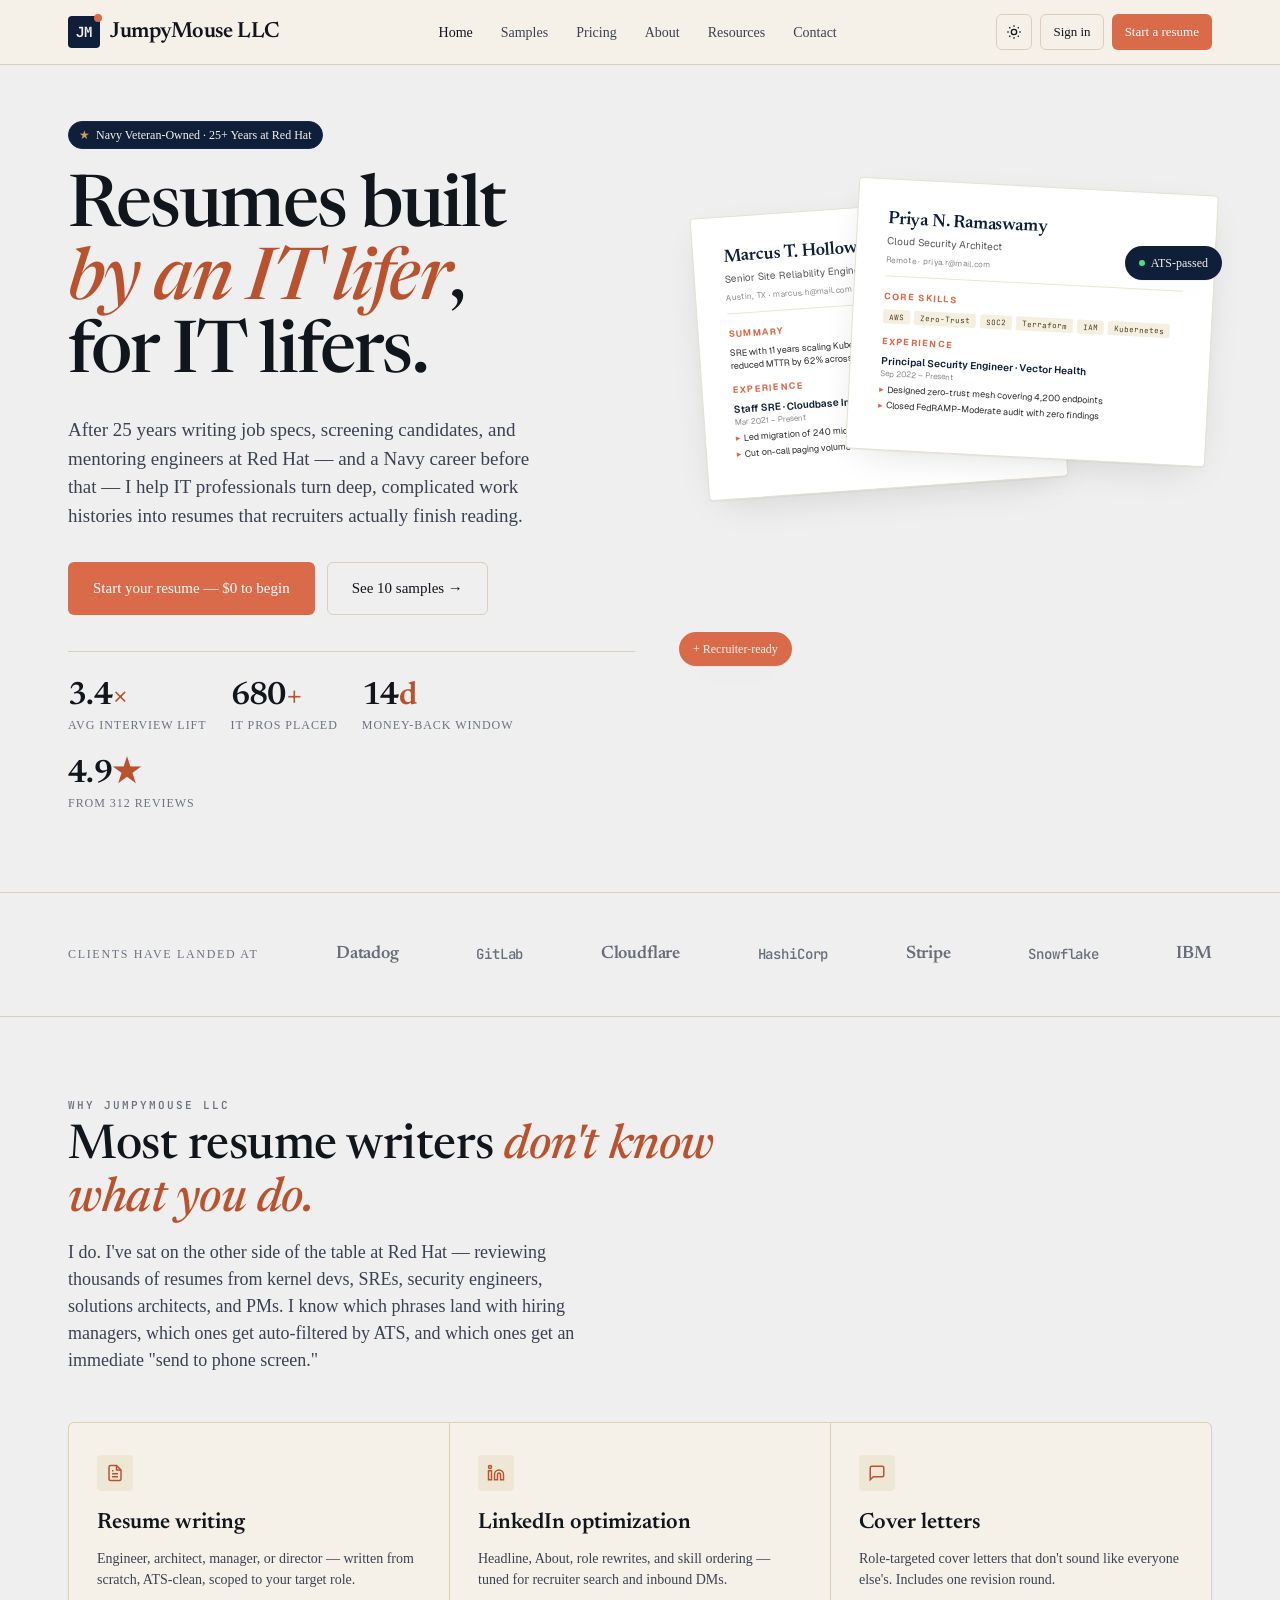
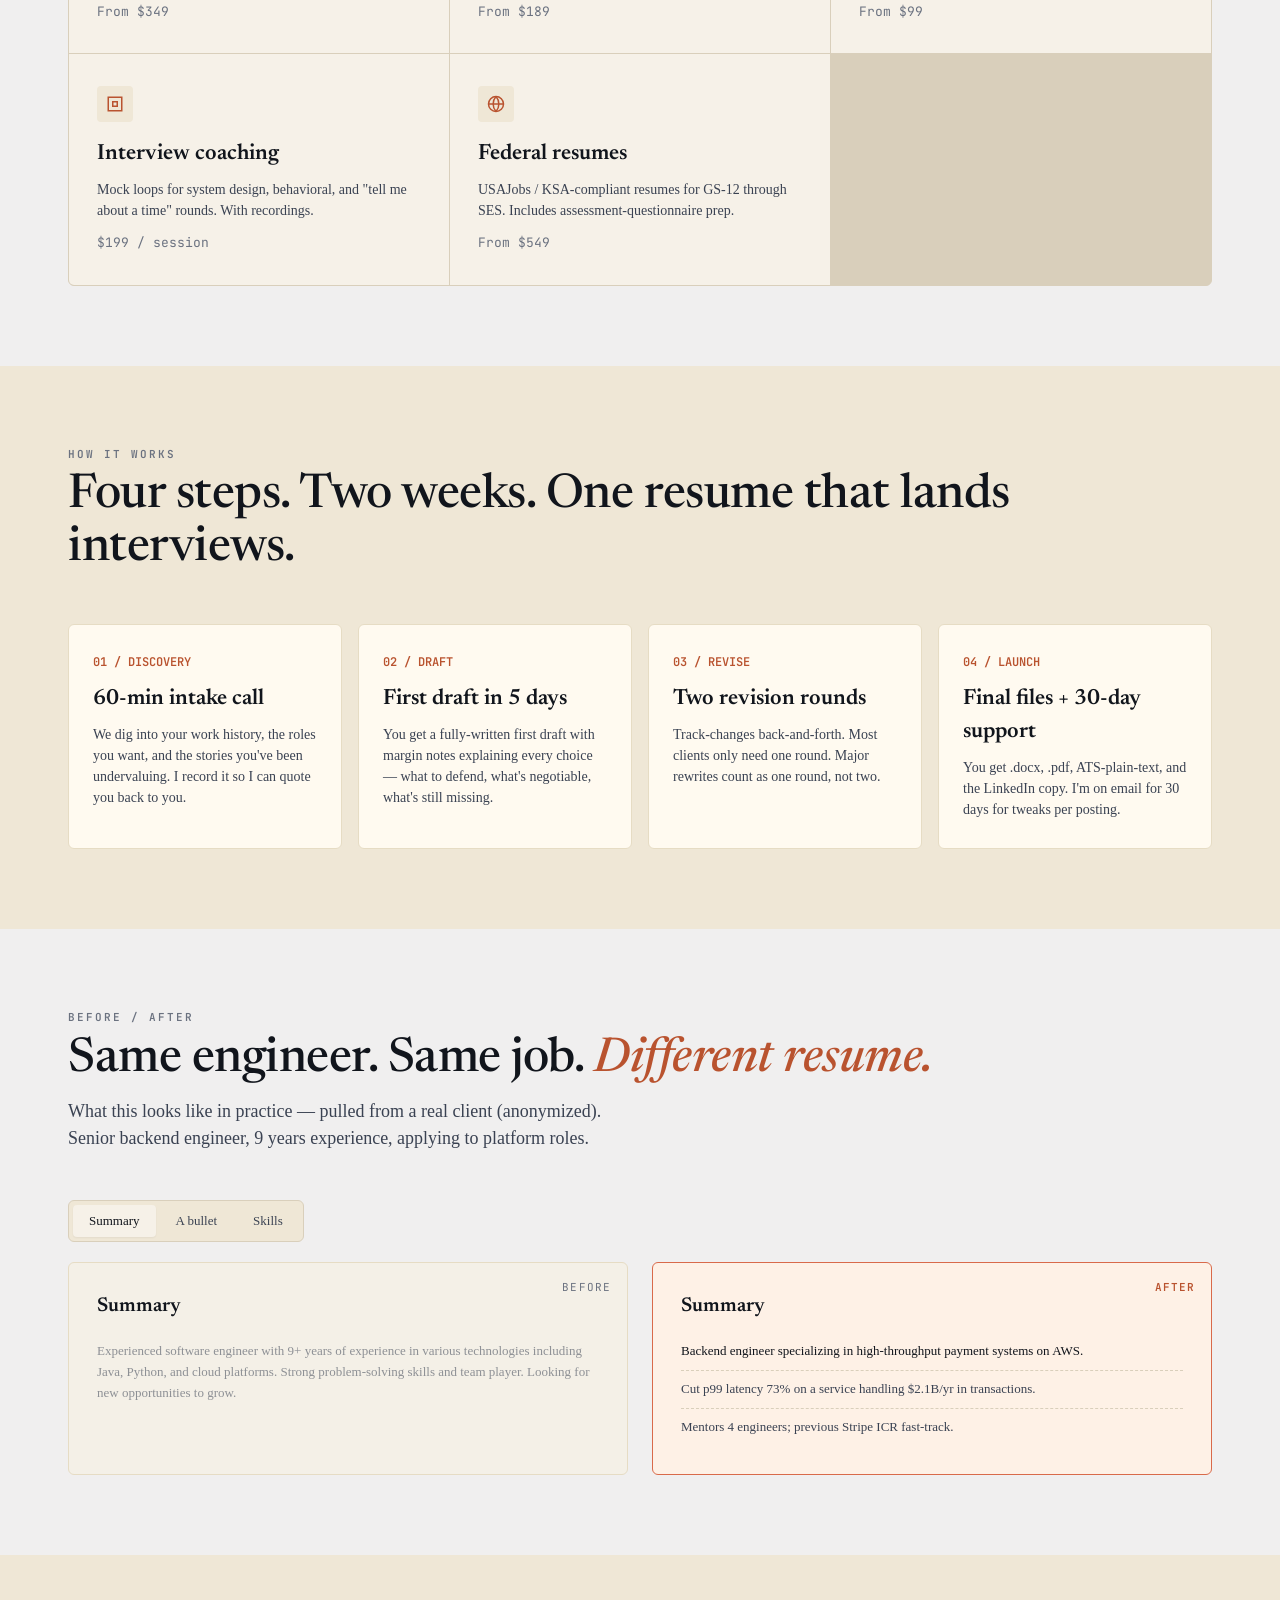
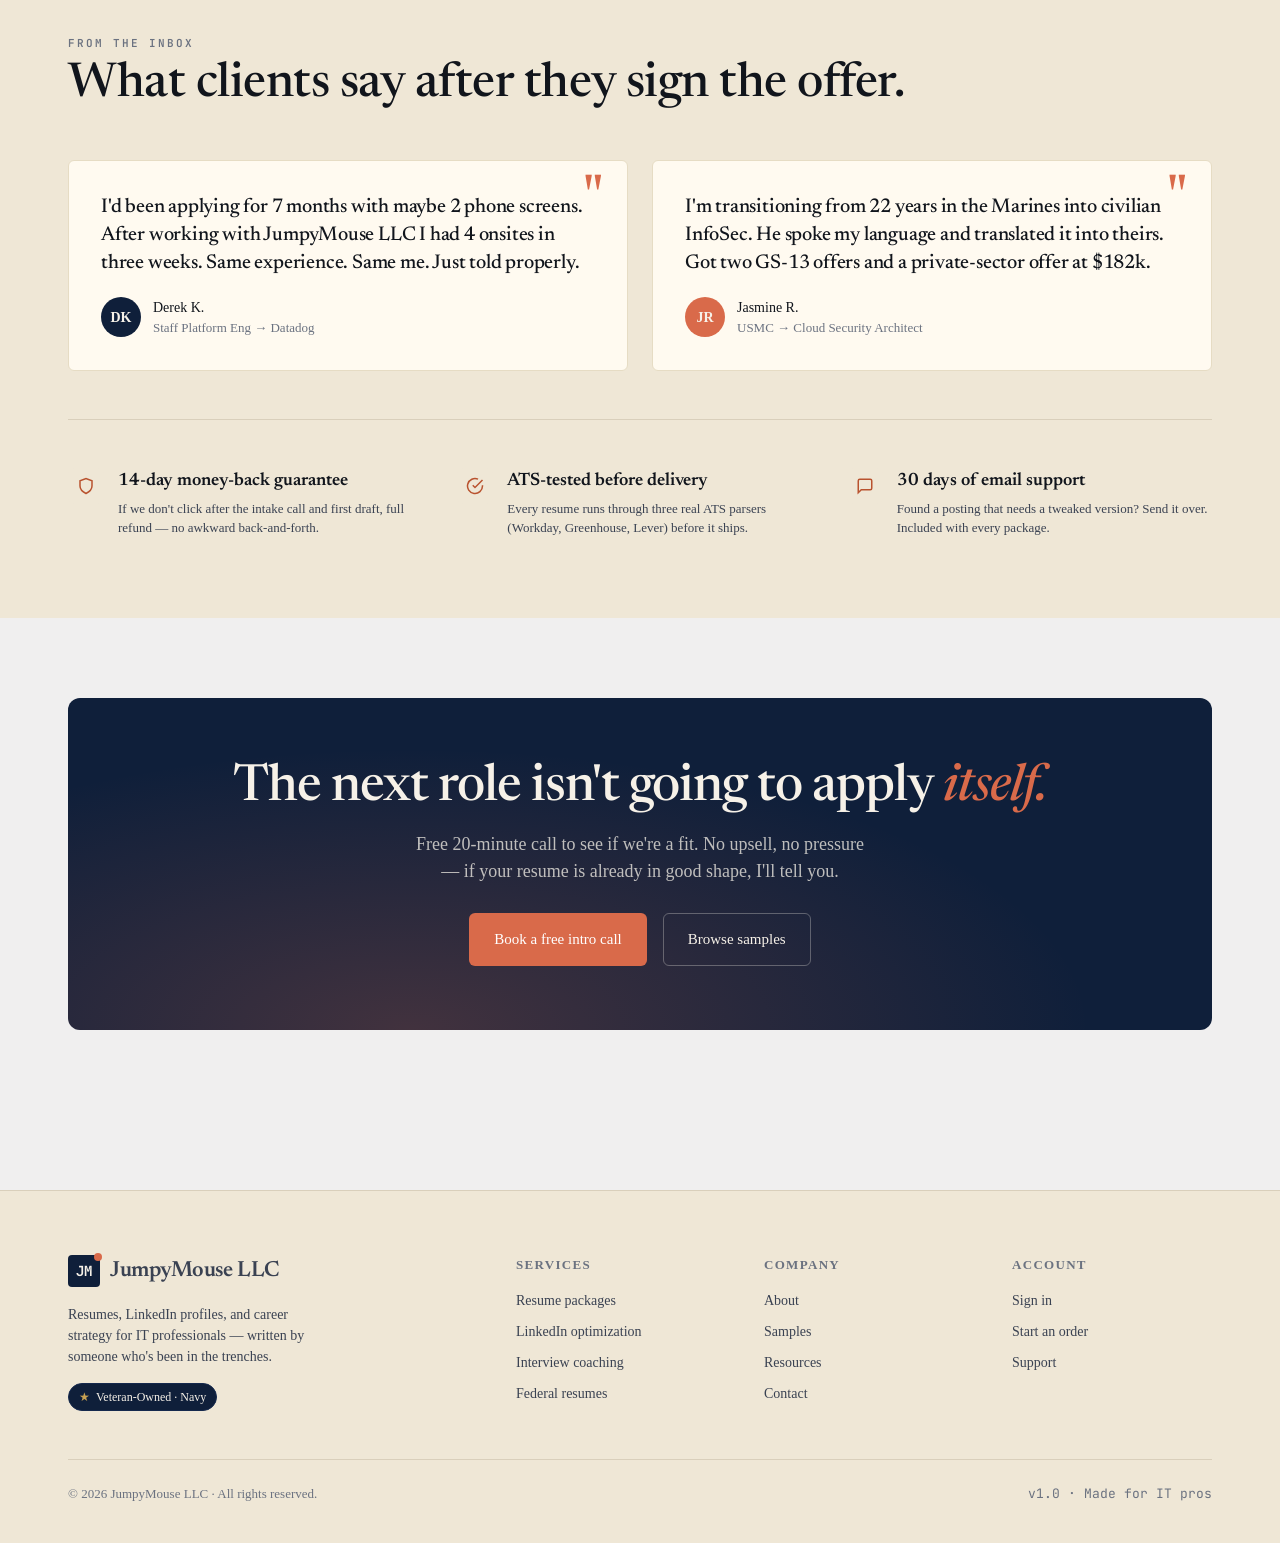
<file: index.html>
<!DOCTYPE html>
<html lang="en" data-theme="light">
<head>
<meta charset="UTF-8">
<meta name="viewport" content="width=device-width,initial-scale=1">
<title>JumpyMouse LLC — Resumes for IT Professionals</title>
<link rel="preconnect" href="https://fonts.googleapis.com">
<link rel="preconnect" href="https://fonts.gstatic.com" crossorigin>
<link href="https://fonts.googleapis.com/css2?family=Newsreader:ital,opsz,wght@0,6..72,400;0,6..72,500;0,6..72,600;0,6..72,700;1,6..72,500&family=Geist:wght@300;400;500;600;700&family=JetBrains+Mono:wght@400;500;600&display=swap" rel="stylesheet">
<link rel="stylesheet" href="styles.css">
<style>
/* Hero */
.hero { padding: 56px 0 80px; position: relative; overflow: hidden; }
.hero-grid { display: grid; grid-template-columns: 1.05fr .95fr; gap: 64px; align-items: center; }
.hero h1 {
  font-family: "Newsreader", serif; font-weight: 500;
  font-size: clamp(44px, 5.6vw, 76px);
  line-height: 1.02; letter-spacing: -0.025em;
  margin: 24px 0 24px;
  text-wrap: balance;
}
.hero h1 em { font-style: italic; color: var(--coral-2); font-weight: 500; }
[data-theme="dark"] .hero h1 em { color: var(--coral); }
.hero p.lede { font-size: 19px; color: var(--ink-2); max-width: 50ch; line-height: 1.5; margin: 0 0 32px; }
.hero-ctas { display: flex; gap: 12px; align-items: center; flex-wrap: wrap; }
.hero-trust { display: flex; gap: 24px; margin-top: 36px; padding-top: 28px; border-top: 1px solid var(--line); flex-wrap: wrap; }
.hero-trust-item .num { font-family: "Newsreader", serif; font-size: 32px; font-weight: 600; line-height: 1; letter-spacing: -0.02em; }
.hero-trust-item .num em { color: var(--coral-2); font-style: normal; }
[data-theme="dark"] .hero-trust-item .num em { color: var(--coral); }
.hero-trust-item .lbl { font-size: 12px; color: var(--muted); margin-top: 4px; text-transform: uppercase; letter-spacing: .08em; }
@media (max-width: 900px) { .hero-grid { grid-template-columns: 1fr; gap: 32px; } }

/* Hero resume preview */
.resume-stack { position: relative; height: 560px; }
.resume-doc {
  position: absolute; background: white; color: #1a1a1a;
  border-radius: 4px; box-shadow: var(--shadow);
  padding: 28px 30px; font-size: 9px;
  border: 1px solid #e5e0d2;
  width: 360px;
  font-family: "Geist", sans-serif;
  line-height: 1.4;
}
.resume-doc h3 { font-size: 18px; margin: 0 0 2px; font-family: "Newsreader", serif; font-weight: 600; letter-spacing: -.01em; color: #0f1f3a;}
.resume-doc .role { color: #555; font-size: 10px; margin-bottom: 6px; }
.resume-doc .meta { color: #888; font-size: 8px; letter-spacing: .04em; margin-bottom: 14px; padding-bottom: 10px; border-bottom: 1px solid #ebe5d3; }
.resume-doc .sec-title { font-size: 9px; text-transform: uppercase; letter-spacing: .14em; color: #d96a4a; font-weight: 700; margin: 12px 0 6px; }
.resume-doc .job-title { font-weight: 600; color: #0f1f3a; font-size: 10px; }
.resume-doc .job-meta { color: #888; font-size: 8px; margin-bottom: 4px; }
.resume-doc ul { list-style: none; padding: 0; margin: 4px 0 10px; }
.resume-doc ul li { padding-left: 8px; position: relative; margin-bottom: 3px; color: #2a2a2a; }
.resume-doc ul li::before { content: "▸"; position: absolute; left: 0; color: #d96a4a; }
.resume-doc .skill-row { display: flex; flex-wrap: wrap; gap: 4px; margin-top: 4px; }
.resume-doc .skill-row span { background: #f5efe0; color: #4a3f25; padding: 2px 6px; border-radius: 2px; font-family: "JetBrains Mono", monospace; font-size: 7.5px; }

.doc-1 { left: 0; top: 20px; transform: rotate(-4deg); z-index: 1; }
.doc-2 { right: 0; top: 0; transform: rotate(3deg); z-index: 2; }
.doc-3 { left: 50%; bottom: 0; transform: translateX(-50%) rotate(-1deg); z-index: 3; }

.float-tag {
  position: absolute; background: var(--navy-900); color: var(--paper);
  padding: 8px 14px; border-radius: 100px; font-size: 12px; font-weight: 500;
  display: flex; align-items: center; gap: 6px;
  box-shadow: var(--shadow);
  z-index: 10;
}
.float-tag .dot { width: 6px; height: 6px; border-radius: 50%; background: #4ade80; }
.tag-1 { top: 60px; right: -10px; }
.tag-2 { bottom: 80px; left: -20px; background: var(--coral); }

/* Logo strip */
.logos { padding: 32px 0; border-top: 1px solid var(--line); border-bottom: 1px solid var(--line); }
.logos-row { display: flex; align-items: center; justify-content: space-between; gap: 32px; flex-wrap: wrap; }
.logos-label { font-size: 12px; text-transform: uppercase; letter-spacing: .14em; color: var(--muted); white-space: nowrap; }
.logo-pill {
  font-family: "Newsreader", serif; font-size: 18px; font-weight: 600;
  color: var(--ink-2); letter-spacing: -0.01em;
  opacity: .75;
}
.logo-pill.mono { font-family: "JetBrains Mono", monospace; font-size: 14px; font-weight: 500; }

/* Process */
.process-grid { display: grid; grid-template-columns: repeat(4, 1fr); gap: 16px; }
.process-step { padding: 28px 24px; background: var(--card); border: 1px solid var(--card-line); border-radius: var(--radius); position: relative; }
.process-num {
  font-family: "JetBrains Mono", monospace; font-size: 12px;
  color: var(--coral-2); font-weight: 600;
  margin-bottom: 12px;
}
[data-theme="dark"] .process-num { color: var(--coral); }
.process-step h3 { font-family: "Newsreader", serif; font-size: 22px; margin: 0 0 8px; font-weight: 600; }
.process-step p { color: var(--ink-2); font-size: 14px; margin: 0; line-height: 1.5; }
@media (max-width: 900px) { .process-grid { grid-template-columns: 1fr 1fr; } }

/* Services teaser */
.services-grid { display: grid; grid-template-columns: repeat(3, 1fr); gap: 1px; background: var(--line); border: 1px solid var(--line); border-radius: var(--radius); overflow: hidden; }
.svc { padding: 32px 28px; background: var(--bg); transition: background .15s; cursor: default; }
.svc:hover { background: var(--card); }
.svc-icon { width: 36px; height: 36px; display: grid; place-items: center; border-radius: 4px; background: var(--paper-2); color: var(--coral-2); margin-bottom: 16px; }
[data-theme="dark"] .svc-icon { background: var(--navy-100); color: var(--coral); }
.svc h3 { font-family: "Newsreader", serif; font-size: 22px; margin: 0 0 8px; font-weight: 600; }
.svc p { color: var(--ink-2); font-size: 14px; margin: 0 0 12px; line-height: 1.5; }
.svc .price { font-family: "JetBrains Mono", monospace; font-size: 13px; color: var(--muted); }
@media (max-width: 900px) { .services-grid { grid-template-columns: 1fr; } }

/* Testimonials */
.quote-grid { display: grid; grid-template-columns: 1fr 1fr; gap: 24px; }
.quote {
  padding: 32px; background: var(--card); border: 1px solid var(--card-line);
  border-radius: var(--radius); position: relative;
}
.quote .mark { font-family: "Newsreader", serif; font-size: 60px; line-height: 1; color: var(--coral); position: absolute; top: 12px; right: 24px; }
.quote blockquote { font-family: "Newsreader", serif; font-size: 20px; line-height: 1.4; margin: 0 0 20px; font-weight: 500; letter-spacing: -.01em; }
.quote .author { display: flex; align-items: center; gap: 12px; }
.quote .avatar { width: 40px; height: 40px; border-radius: 50%; background: var(--navy-900); color: var(--paper); display: grid; place-items: center; font-weight: 600; font-size: 14px; }
.quote .who { font-size: 14px; font-weight: 500; }
.quote .role { font-size: 13px; color: var(--muted); }
@media (max-width: 900px) { .quote-grid { grid-template-columns: 1fr; } }

/* Before/after */
.ba-tabs { display: flex; gap: 4px; margin-bottom: 20px; padding: 4px; background: var(--paper-2); border: 1px solid var(--line); border-radius: var(--radius); width: fit-content; }
.ba-tab { padding: 8px 16px; font-size: 13px; font-weight: 500; border: 0; background: transparent; color: var(--ink-2); border-radius: 4px; }
.ba-tab.active { background: var(--bg); color: var(--fg); box-shadow: 0 1px 2px rgba(0,0,0,.05); }
.ba-grid { display: grid; grid-template-columns: 1fr 1fr; gap: 24px; }
.ba-pane { padding: 28px; border-radius: var(--radius); border: 1px solid var(--card-line); background: var(--card); }
.ba-pane.before { background: color-mix(in oklab, #999 10%, var(--card)); position: relative; }
.ba-pane.before::after { content: "Before"; position: absolute; top: 16px; right: 16px; font-size: 11px; text-transform: uppercase; letter-spacing: .1em; color: var(--muted); font-family: "JetBrains Mono", monospace; }
.ba-pane.after { border-color: var(--coral); background: color-mix(in oklab, var(--coral) 6%, var(--card)); position: relative; }
.ba-pane.after::after { content: "After"; position: absolute; top: 16px; right: 16px; font-size: 11px; text-transform: uppercase; letter-spacing: .1em; color: var(--coral-2); font-family: "JetBrains Mono", monospace; font-weight: 600; }
[data-theme="dark"] .ba-pane.after::after { color: var(--coral); }
.ba-line { font-size: 13px; line-height: 1.6; color: var(--ink-2); padding: 8px 0; border-bottom: 1px dashed var(--line); }
.ba-line:last-child { border: 0; }
.ba-line.dim { opacity: .55; }
.ba-line.bold { color: var(--fg); font-weight: 500; }
.ba-pane h4 { font-family: "Newsreader", serif; font-size: 20px; margin: 0 0 12px; font-weight: 600; }
@media (max-width: 900px) { .ba-grid { grid-template-columns: 1fr; } }

/* Big CTA */
.big-cta {
  background: var(--navy-900); color: var(--paper);
  border-radius: 12px; padding: 64px 48px;
  text-align: center; position: relative; overflow: hidden;
}
.big-cta::before {
  content: ""; position: absolute; inset: 0;
  background: radial-gradient(ellipse at 30% 100%, rgba(217,106,74,.25), transparent 60%);
  pointer-events: none;
}
.big-cta h2 { font-family: "Newsreader", serif; font-size: clamp(32px, 4vw, 52px); margin: 0 0 16px; font-weight: 500; letter-spacing: -.02em; line-height: 1.05; position: relative; }
.big-cta h2 em { font-style: italic; color: var(--coral); }
.big-cta p { font-size: 18px; color: rgba(246,241,232,.75); margin: 0 0 28px; max-width: 50ch; margin: 0 auto 28px; position: relative; }
.big-cta .row { justify-content: center; position: relative; }

/* guarantee row */
.guarantee {
  display: grid; grid-template-columns: repeat(3, 1fr); gap: 24px;
  margin-top: 48px; padding-top: 48px; border-top: 1px solid var(--line);
}
.gtee-item { display: flex; gap: 14px; align-items: flex-start; }
.gtee-icon { width: 36px; height: 36px; flex-shrink: 0; background: var(--paper-2); border-radius: var(--radius); display: grid; place-items: center; color: var(--coral-2); }
[data-theme="dark"] .gtee-icon { background: var(--navy-100); color: var(--coral); }
.gtee-item h4 { font-family: "Newsreader", serif; font-size: 18px; margin: 0 0 4px; font-weight: 600; }
.gtee-item p { font-size: 13px; color: var(--ink-2); margin: 0; line-height: 1.5; }
@media (max-width: 900px) { .guarantee { grid-template-columns: 1fr; } }
</style>
</head>
<body style="background-color: rgb(240, 239, 239); font-family: Times">

<div id="nav-mount"></div>

<main>
  <section class="hero">
    <div class="wrap">
      <div class="hero-grid">
        <div>
          <span class="badge badge-vet"><span class="star">★</span> Navy Veteran-Owned · 25+ Years at Red Hat</span>
          <h1>Resumes built <em>by an IT lifer</em>, for IT lifers.</h1>
          <p class="lede">After 25 years writing job specs, screening candidates, and mentoring engineers at Red Hat — and a Navy career before that — I help IT professionals turn deep, complicated work histories into resumes that recruiters actually finish reading.</p>
          <div class="hero-ctas">
            <a href="order.html" class="btn btn-coral btn-lg">Start your resume — $0 to begin</a>
            <a href="samples.html" class="btn btn-ghost btn-lg">See 10 samples →</a>
          </div>
          <div class="hero-trust">
            <div class="hero-trust-item">
              <div class="num">3.4<em>×</em></div>
              <div class="lbl">Avg interview lift</div>
            </div>
            <div class="hero-trust-item">
              <div class="num">680<em>+</em></div>
              <div class="lbl">IT pros placed</div>
            </div>
            <div class="hero-trust-item">
              <div class="num">14<em>d</em></div>
              <div class="lbl">Money-back window</div>
            </div>
            <div class="hero-trust-item">
              <div class="num">4.9<em>★</em></div>
              <div class="lbl">From 312 reviews</div>
            </div>
          </div>
        </div>

        <div class="resume-stack" aria-hidden="true">
          <div class="float-tag tag-1"><span class="dot"></span>ATS-passed</div>
          <div class="float-tag tag-2">+ Recruiter-ready</div>

          <div class="resume-doc doc-1">
            <h3>Marcus T. Holloway</h3>
            <div class="role">Senior Site Reliability Engineer</div>
            <div class="meta">Austin, TX · marcus.h@mail.com · linkedin.com/in/mholloway</div>
            <div class="sec-title">Summary</div>
            <p style="margin: 0 0 8px; color:#2a2a2a;">SRE with 11 years scaling Kubernetes platforms across hybrid cloud — reduced MTTR by 62% across two Fortune-500 deployments.</p>
            <div class="sec-title">Experience</div>
            <div class="job-title">Staff SRE · Cloudbase Inc.</div>
            <div class="job-meta">Mar 2021 – Present</div>
            <ul>
              <li>Led migration of 240 microservices to GKE</li>
              <li>Cut on-call paging volume 47% via SLO redesign</li>
            </ul>
          </div>

          <div class="resume-doc doc-2">
            <h3>Priya N. Ramaswamy</h3>
            <div class="role">Cloud Security Architect</div>
            <div class="meta">Remote · priya.r@mail.com</div>
            <div class="sec-title">Core Skills</div>
            <div class="skill-row">
              <span>AWS</span><span>Zero-Trust</span><span>SOC2</span><span>Terraform</span><span>IAM</span><span>Kubernetes</span>
            </div>
            <div class="sec-title">Experience</div>
            <div class="job-title">Principal Security Engineer · Vector Health</div>
            <div class="job-meta">Sep 2022 – Present</div>
            <ul>
              <li>Designed zero-trust mesh covering 4,200 endpoints</li>
              <li>Closed FedRAMP-Moderate audit with zero findings</li>
            </ul>
          </div>

          <div class="resume-doc doc-3" style="display:none;"></div>
        </div>
      </div>
    </div>
  </section>

  <!-- Logo strip -->
  <section class="logos tight">
    <div class="wrap">
      <div class="logos-row">
        <span class="logos-label">Clients have landed at</span>
        <span class="logo-pill">Datadog</span>
        <span class="logo-pill mono">GitLab</span>
        <span class="logo-pill">Cloudflare</span>
        <span class="logo-pill mono">HashiCorp</span>
        <span class="logo-pill">Stripe</span>
        <span class="logo-pill mono">Snowflake</span>
        <span class="logo-pill">IBM</span>
      </div>
    </div>
  </section>

  <!-- Why JumpyMouse LLC -->
  <section>
    <div class="wrap">
      <div class="section-head" style="max-width: 740px;">
        <div class="eyebrow">Why JumpyMouse LLC</div>
        <h2 class="serif">Most resume writers <em style="font-style:italic; color:var(--coral-2);">don't know what you do.</em></h2>
        <p>I do. I've sat on the other side of the table at Red Hat — reviewing thousands of resumes from kernel devs, SREs, security engineers, solutions architects, and PMs. I know which phrases land with hiring managers, which ones get auto-filtered by ATS, and which ones get an immediate "send to phone screen."</p>
      </div>

      <div class="services-grid">
        <div class="svc">
          <div class="svc-icon">
            <svg width="18" height="18" viewBox="0 0 24 24" fill="none" stroke="currentColor" stroke-width="2"><path d="M14 2H6a2 2 0 0 0-2 2v16a2 2 0 0 0 2 2h12a2 2 0 0 0 2-2V8z"/><path d="M14 2v6h6M16 13H8M16 17H8M10 9H8"/></svg>
          </div>
          <h3>Resume writing</h3>
          <p>Engineer, architect, manager, or director — written from scratch, ATS-clean, scoped to your target role.</p>
          <div class="price">From $349</div>
        </div>
        <div class="svc">
          <div class="svc-icon">
            <svg width="18" height="18" viewBox="0 0 24 24" fill="none" stroke="currentColor" stroke-width="2"><path d="M16 8a6 6 0 0 1 6 6v7h-4v-7a2 2 0 0 0-4 0v7h-4v-7a6 6 0 0 1 6-6z"/><rect x="2" y="9" width="4" height="12"/><circle cx="4" cy="4" r="2"/></svg>
          </div>
          <h3>LinkedIn optimization</h3>
          <p>Headline, About, role rewrites, and skill ordering — tuned for recruiter search and inbound DMs.</p>
          <div class="price">From $189</div>
        </div>
        <div class="svc">
          <div class="svc-icon">
            <svg width="18" height="18" viewBox="0 0 24 24" fill="none" stroke="currentColor" stroke-width="2"><path d="M21 15a2 2 0 0 1-2 2H7l-4 4V5a2 2 0 0 1 2-2h14a2 2 0 0 1 2 2z"/></svg>
          </div>
          <h3>Cover letters</h3>
          <p>Role-targeted cover letters that don't sound like everyone else's. Includes one revision round.</p>
          <div class="price">From $99</div>
        </div>
        <div class="svc">
          <div class="svc-icon">
            <svg width="18" height="18" viewBox="0 0 24 24" fill="none" stroke="currentColor" stroke-width="2"><path d="M3 3h18v18H3z"/><path d="M9 9h6v6H9z"/></svg>
          </div>
          <h3>Interview coaching</h3>
          <p>Mock loops for system design, behavioral, and "tell me about a time" rounds. With recordings.</p>
          <div class="price">$199 / session</div>
        </div>
        <div class="svc">
          <div class="svc-icon">
            <svg width="18" height="18" viewBox="0 0 24 24" fill="none" stroke="currentColor" stroke-width="2"><circle cx="12" cy="12" r="10"/><path d="M2 12h20M12 2a15 15 0 0 1 0 20M12 2a15 15 0 0 0 0 20"/></svg>
          </div>
          <h3>Federal resumes</h3>
          <p>USAJobs / KSA-compliant resumes for GS-12 through SES. Includes assessment-questionnaire prep.</p>
          <div class="price">From $549</div>
        </div>
      </div>
    </div>
  </section>

  <!-- Process -->
  <section style="background: var(--paper-2);">
    <div class="wrap">
      <div class="section-head">
        <div class="eyebrow">How it works</div>
        <h2 class="serif">Four steps. Two weeks. One resume that lands interviews.</h2>
      </div>
      <div class="process-grid">
        <div class="process-step">
          <div class="process-num">01 / DISCOVERY</div>
          <h3>60-min intake call</h3>
          <p>We dig into your work history, the roles you want, and the stories you've been undervaluing. I record it so I can quote you back to you.</p>
        </div>
        <div class="process-step">
          <div class="process-num">02 / DRAFT</div>
          <h3>First draft in 5 days</h3>
          <p>You get a fully-written first draft with margin notes explaining every choice — what to defend, what's negotiable, what's still missing.</p>
        </div>
        <div class="process-step">
          <div class="process-num">03 / REVISE</div>
          <h3>Two revision rounds</h3>
          <p>Track-changes back-and-forth. Most clients only need one round. Major rewrites count as one round, not two.</p>
        </div>
        <div class="process-step">
          <div class="process-num">04 / LAUNCH</div>
          <h3>Final files + 30-day support</h3>
          <p>You get .docx, .pdf, ATS-plain-text, and the LinkedIn copy. I'm on email for 30 days for tweaks per posting.</p>
        </div>
      </div>
    </div>
  </section>

  <!-- Before/after -->
  <section>
    <div class="wrap">
      <div class="section-head">
        <div class="eyebrow">Before / After</div>
        <h2 class="serif">Same engineer. Same job. <em style="font-style:italic; color:var(--coral-2);">Different resume.</em></h2>
        <p>What this looks like in practice — pulled from a real client (anonymized). Senior backend engineer, 9 years experience, applying to platform roles.</p>
      </div>
      <div class="ba-tabs" id="ba-tabs">
        <button class="ba-tab active" data-tab="summary">Summary</button>
        <button class="ba-tab" data-tab="bullet">A bullet</button>
        <button class="ba-tab" data-tab="skills">Skills</button>
      </div>
      <div class="ba-grid">
        <div class="ba-pane before">
          <h4 id="ba-before-title">Summary</h4>
          <div id="ba-before"></div>
        </div>
        <div class="ba-pane after">
          <h4 id="ba-after-title">Summary</h4>
          <div id="ba-after"></div>
        </div>
      </div>
    </div>
  </section>

  <!-- Testimonials -->
  <section style="background: var(--paper-2);">
    <div class="wrap">
      <div class="section-head">
        <div class="eyebrow">From the inbox</div>
        <h2 class="serif">What clients say after they sign the offer.</h2>
      </div>
      <div class="quote-grid">
        <div class="quote">
          <div class="mark">"</div>
          <blockquote>I'd been applying for 7 months with maybe 2 phone screens. After working with JumpyMouse LLC I had 4 onsites in three weeks. Same experience. Same me. Just told properly.</blockquote>
          <div class="author">
            <div class="avatar">DK</div>
            <div>
              <div class="who">Derek K.</div>
              <div class="role">Staff Platform Eng → Datadog</div>
            </div>
          </div>
        </div>
        <div class="quote">
          <div class="mark">"</div>
          <blockquote>I'm transitioning from 22 years in the Marines into civilian InfoSec. He spoke my language and translated it into theirs. Got two GS-13 offers and a private-sector offer at $182k.</blockquote>
          <div class="author">
            <div class="avatar" style="background:var(--coral)">JR</div>
            <div>
              <div class="who">Jasmine R.</div>
              <div class="role">USMC → Cloud Security Architect</div>
            </div>
          </div>
        </div>
      </div>

      <div class="guarantee">
        <div class="gtee-item">
          <div class="gtee-icon">
            <svg width="18" height="18" viewBox="0 0 24 24" fill="none" stroke="currentColor" stroke-width="2"><path d="M12 22s8-4 8-10V5l-8-3-8 3v7c0 6 8 10 8 10z"/></svg>
          </div>
          <div>
            <h4>14-day money-back guarantee</h4>
            <p>If we don't click after the intake call and first draft, full refund — no awkward back-and-forth.</p>
          </div>
        </div>
        <div class="gtee-item">
          <div class="gtee-icon">
            <svg width="18" height="18" viewBox="0 0 24 24" fill="none" stroke="currentColor" stroke-width="2"><path d="M22 11.08V12a10 10 0 1 1-5.93-9.14M22 4 12 14.01l-3-3"/></svg>
          </div>
          <div>
            <h4>ATS-tested before delivery</h4>
            <p>Every resume runs through three real ATS parsers (Workday, Greenhouse, Lever) before it ships.</p>
          </div>
        </div>
        <div class="gtee-item">
          <div class="gtee-icon">
            <svg width="18" height="18" viewBox="0 0 24 24" fill="none" stroke="currentColor" stroke-width="2"><path d="M21 15a2 2 0 0 1-2 2H7l-4 4V5a2 2 0 0 1 2-2h14a2 2 0 0 1 2 2z"/></svg>
          </div>
          <div>
            <h4>30 days of email support</h4>
            <p>Found a posting that needs a tweaked version? Send it over. Included with every package.</p>
          </div>
        </div>
      </div>
    </div>
  </section>

  <!-- Big CTA -->
  <section>
    <div class="wrap">
      <div class="big-cta">
        <h2>The next role isn't going to apply <em>itself.</em></h2>
        <p>Free 20-minute call to see if we're a fit. No upsell, no pressure — if your resume is already in good shape, I'll tell you.</p>
        <div class="row">
          <a href="order.html" class="btn btn-coral btn-lg">Book a free intro call</a>
          <a href="samples.html" class="btn btn-ghost btn-lg" style="border-color:rgba(246,241,232,.3); color:var(--paper);">Browse samples</a>
        </div>
      </div>
    </div>
  </section>
</main>

<div id="footer-mount"></div>

<script src="partials.js"></script>
<script>
  renderShell('index.html');

  // Before/after tabs
  const BA = {
    summary: {
      before: `<div class="ba-line dim">Experienced software engineer with 9+ years of experience in various technologies including Java, Python, and cloud platforms. Strong problem-solving skills and team player. Looking for new opportunities to grow.</div>`,
      after: `<div class="ba-line bold">Backend engineer specializing in high-throughput payment systems on AWS.</div>
              <div class="ba-line">Cut p99 latency 73% on a service handling $2.1B/yr in transactions.</div>
              <div class="ba-line">Mentors 4 engineers; previous Stripe ICR fast-track.</div>`
    },
    bullet: {
      before: `<div class="ba-line dim">Worked on improving system performance and led various initiatives across teams. Helped with migrations and contributed to code reviews on a regular basis.</div>`,
      after: `<div class="ba-line bold">Led migration of monolithic billing service (1.4M LoC) to event-driven microservices on EKS — shipped over 14 months with zero customer-visible incidents.</div>
              <div class="ba-line">Reduced infrastructure cost by $840K/yr.</div>`
    },
    skills: {
      before: `<div class="ba-line dim">Skills: Java, Python, JavaScript, HTML, CSS, SQL, NoSQL, AWS, Docker, Kubernetes, Git, Linux, Agile, Scrum, problem-solving, communication, leadership, teamwork, time management.</div>`,
      after: `<div class="ba-line bold">Languages</div>
              <div class="ba-line">Go (primary, 6y) · Python · Java</div>
              <div class="ba-line bold">Infra</div>
              <div class="ba-line">AWS (Solutions Architect Pro) · EKS · Terraform · Kafka</div>
              <div class="ba-line bold">Specialties</div>
              <div class="ba-line">High-throughput systems · payments · zero-downtime migration</div>`
    }
  };
  const labels = { summary: 'Summary', bullet: 'A bullet', skills: 'Skills' };
  function setBA(key) {
    document.getElementById('ba-before').innerHTML = BA[key].before;
    document.getElementById('ba-after').innerHTML = BA[key].after;
    document.getElementById('ba-before-title').textContent = labels[key];
    document.getElementById('ba-after-title').textContent = labels[key];
    document.querySelectorAll('.ba-tab').forEach(b => b.classList.toggle('active', b.dataset.tab === key));
  }
  document.querySelectorAll('.ba-tab').forEach(b => b.addEventListener('click', () => setBA(b.dataset.tab)));
  setBA('summary');
</script>

</body>
</html>
</file>
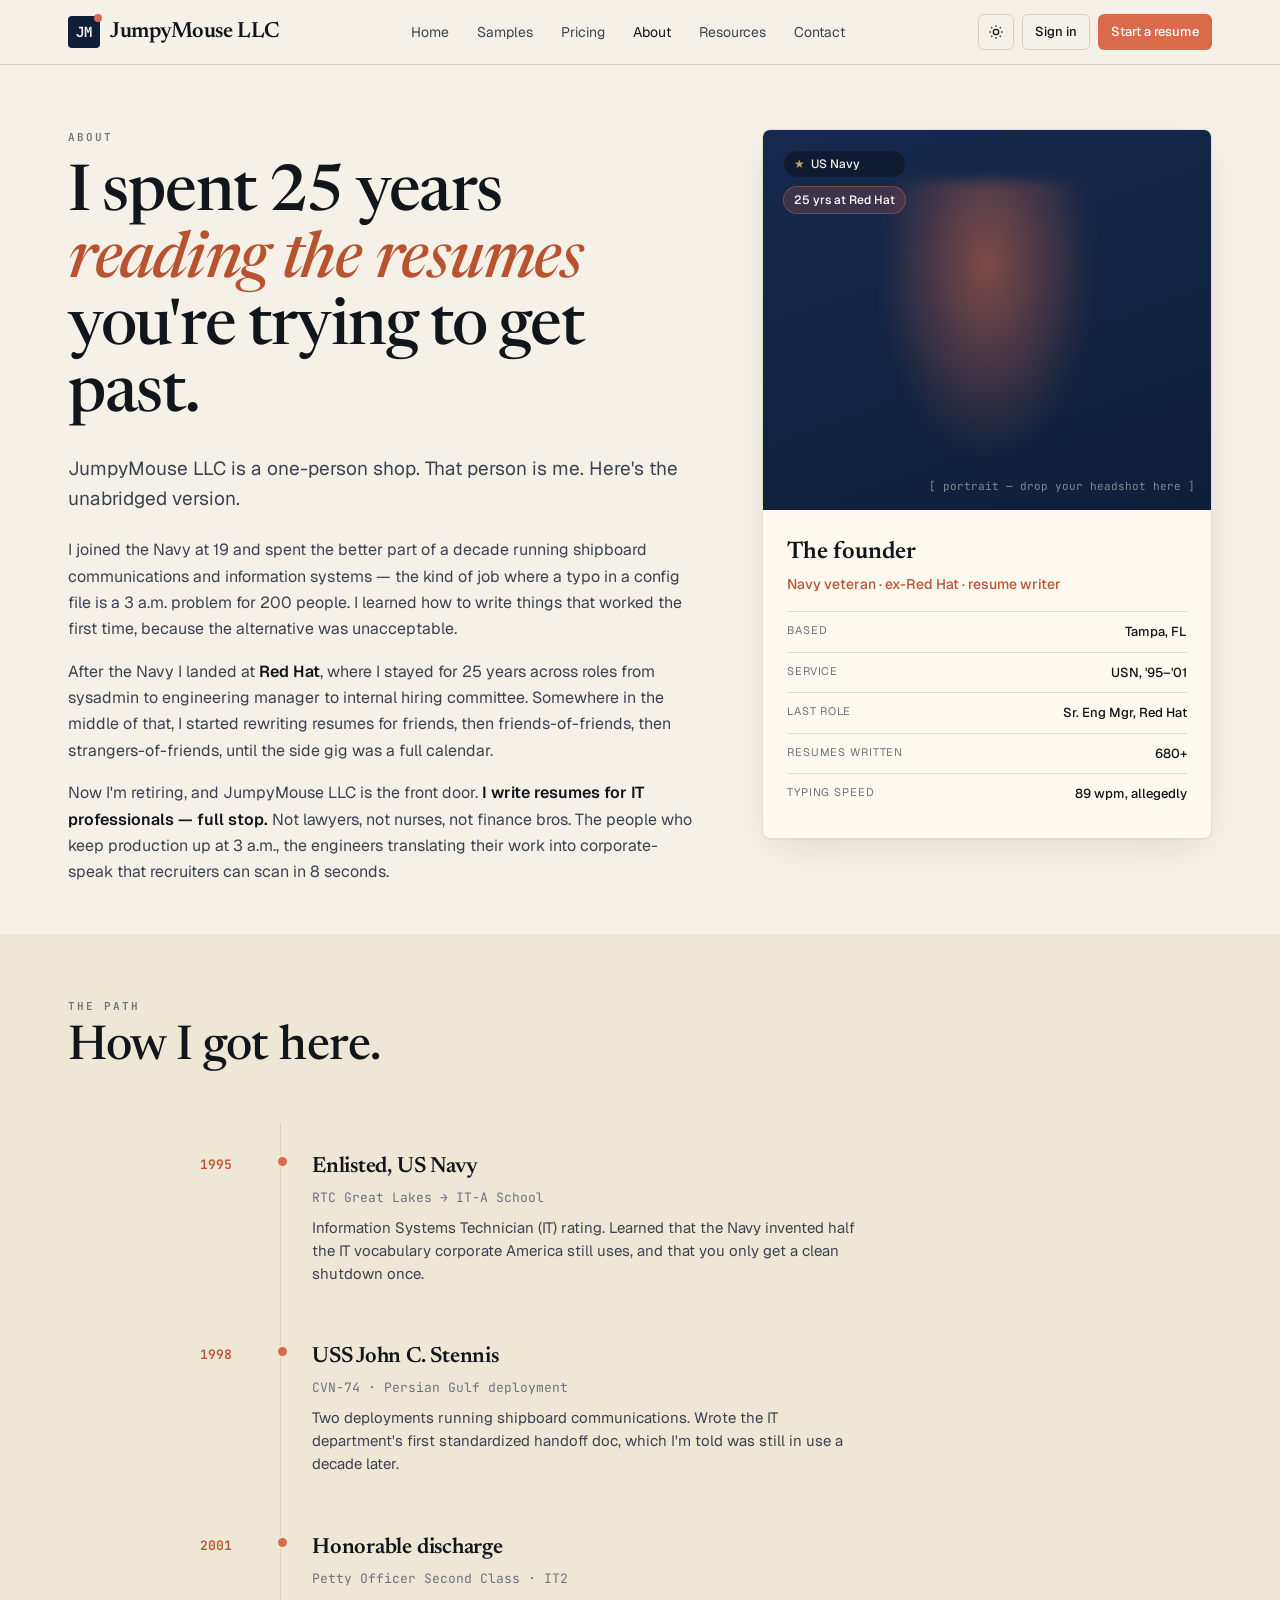
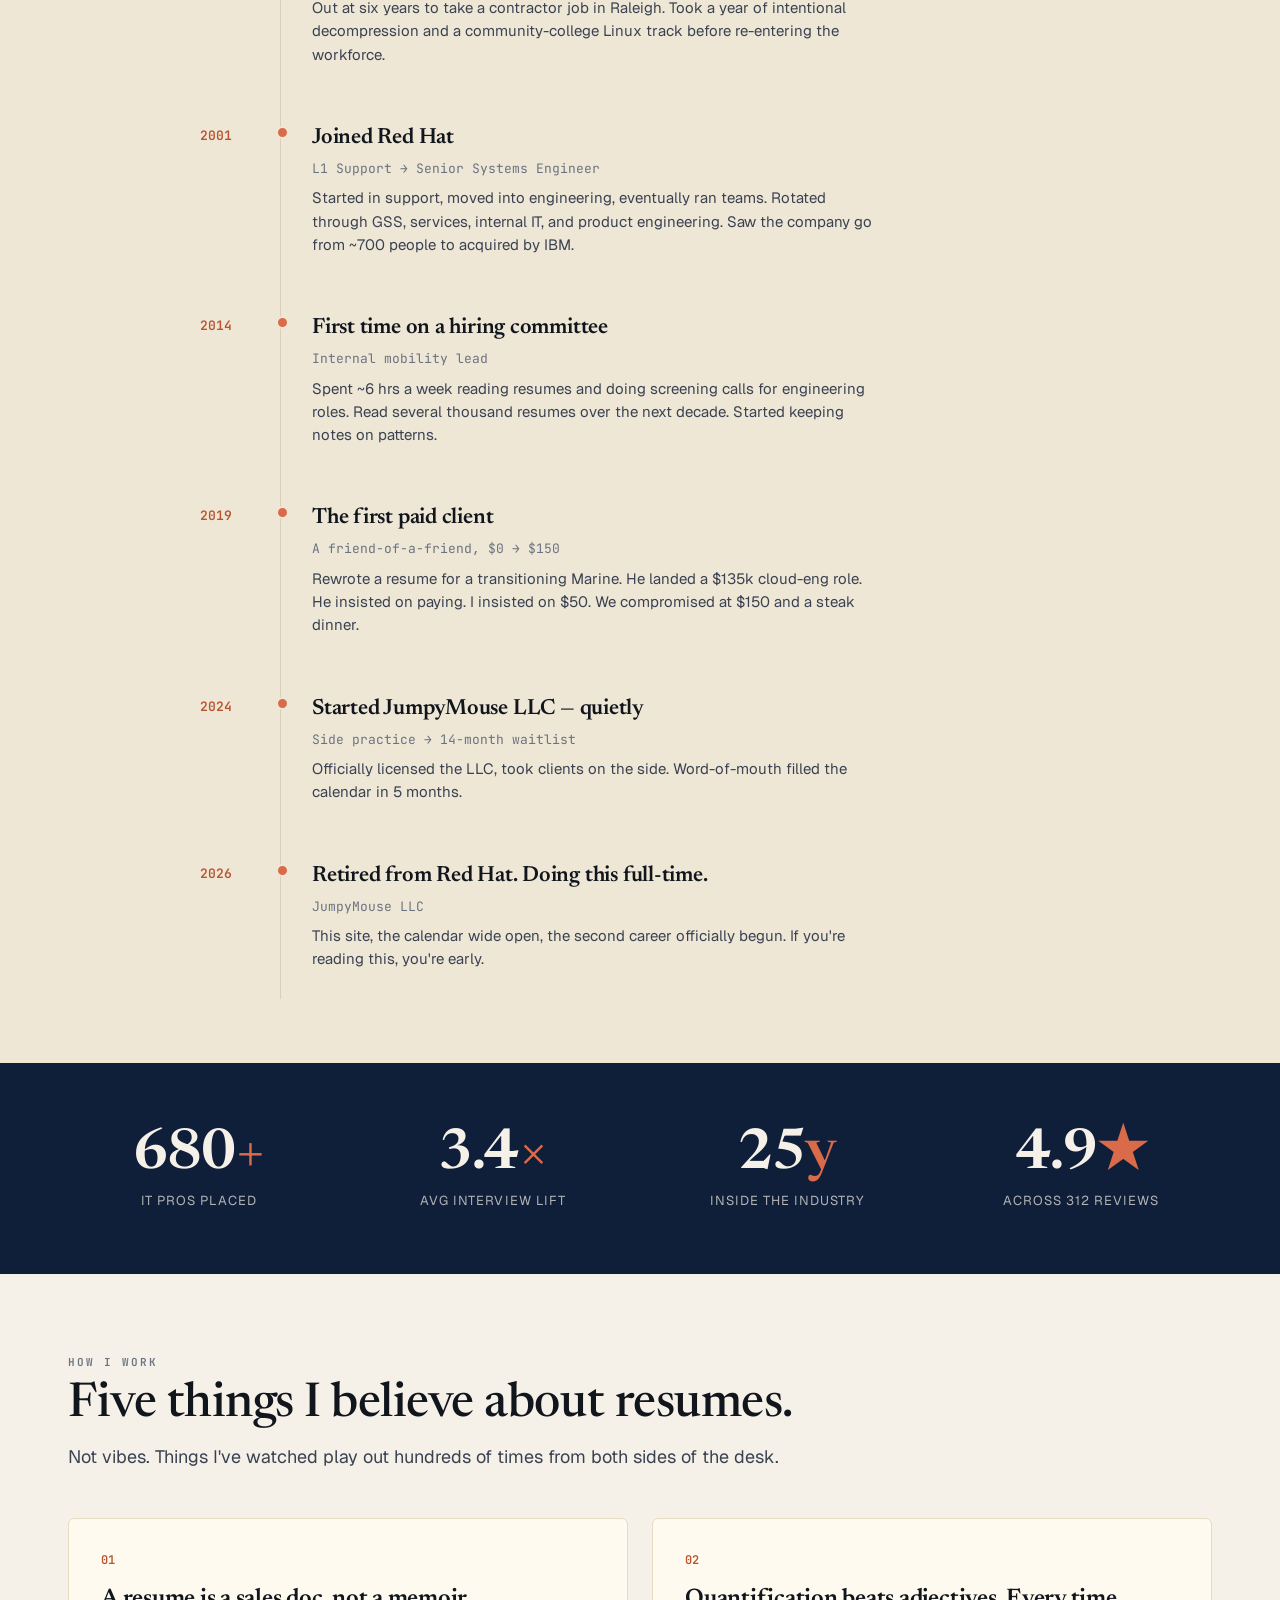
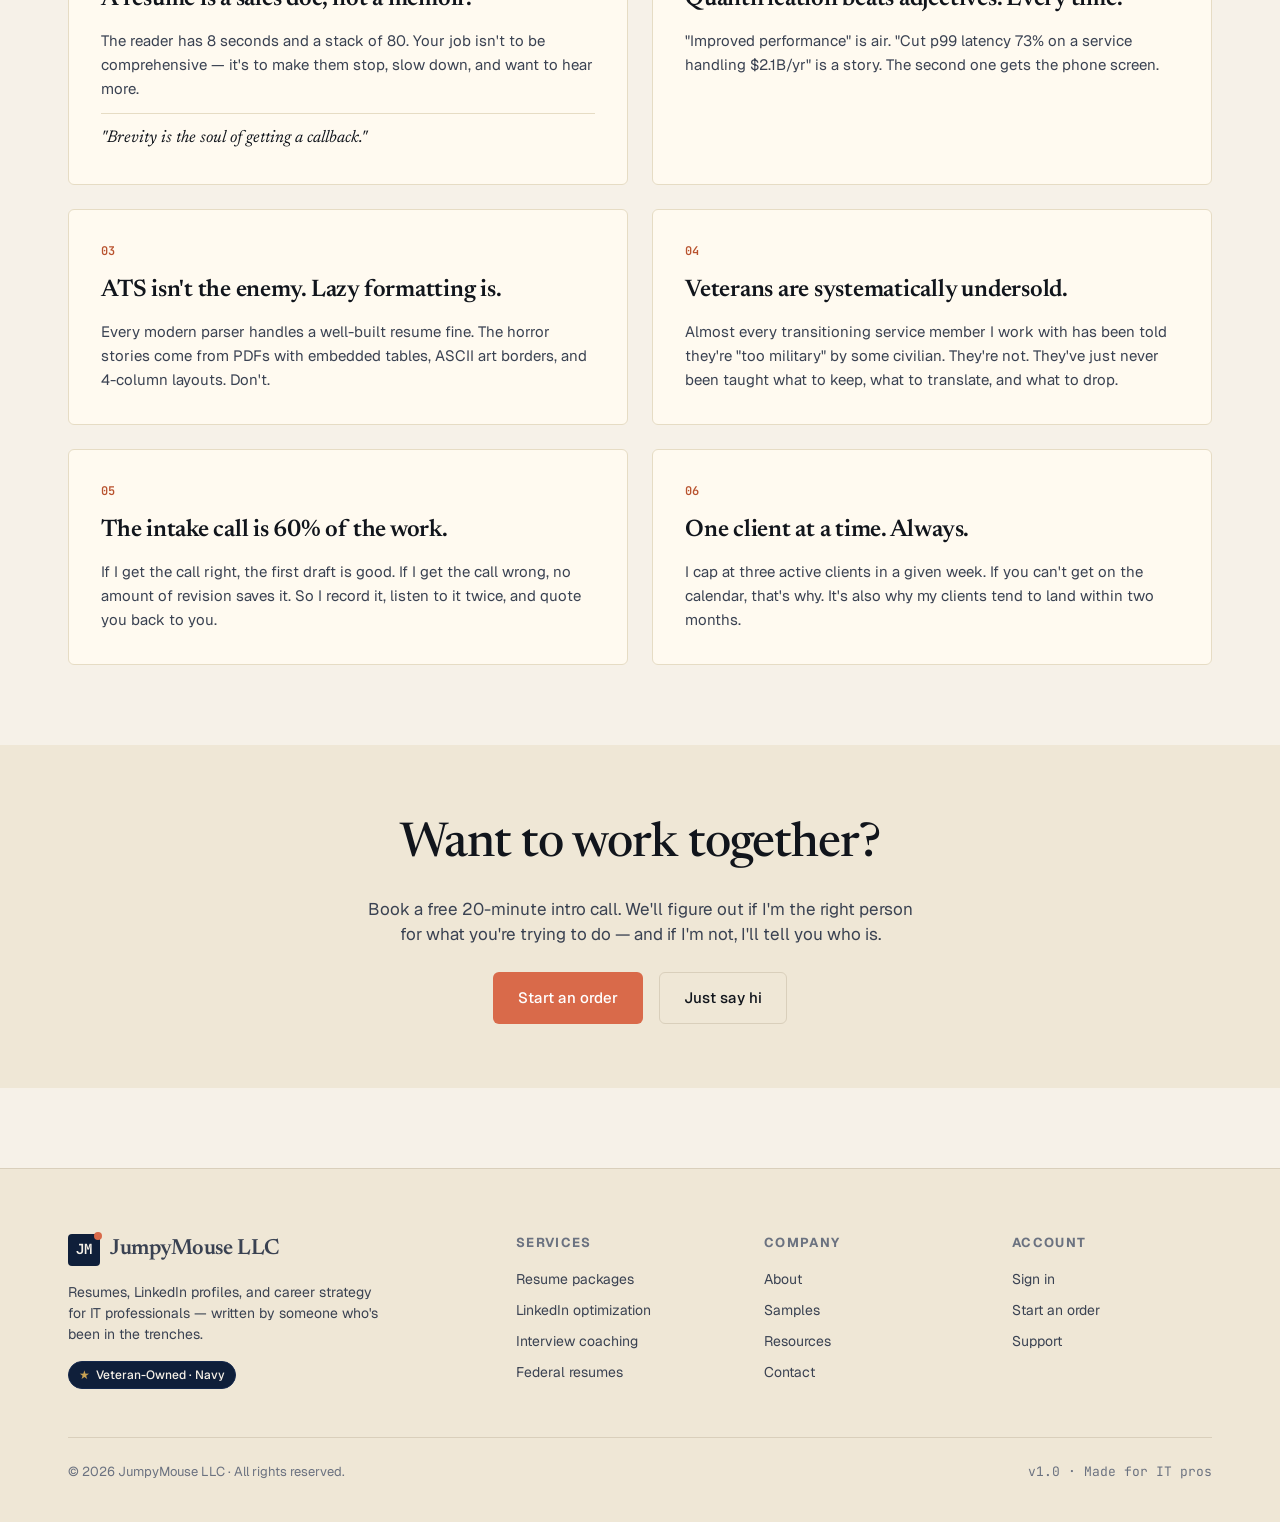
<file: about.html>
<!DOCTYPE html>
<html lang="en" data-theme="light">
<head>
<meta charset="UTF-8">
<meta name="viewport" content="width=device-width,initial-scale=1">
<title>About — JumpyMouse LLC</title>
<link rel="preconnect" href="https://fonts.googleapis.com">
<link rel="preconnect" href="https://fonts.gstatic.com" crossorigin>
<link href="https://fonts.googleapis.com/css2?family=Newsreader:ital,opsz,wght@0,6..72,400;0,6..72,500;0,6..72,600;0,6..72,700;1,6..72,500&family=Geist:wght@300;400;500;600;700&family=JetBrains+Mono:wght@400;500;600&display=swap" rel="stylesheet">
<link rel="stylesheet" href="styles.css">
<style>
.about-hero { padding: 64px 0 32px; }
.about-grid { display: grid; grid-template-columns: 1.4fr 1fr; gap: 64px; align-items: start; }
@media (max-width: 900px) { .about-grid { grid-template-columns: 1fr; } }
.about-hero h1 { font-family: "Newsreader", serif; font-size: clamp(40px, 5vw, 68px); margin: 16px 0 24px; line-height: 1.05; letter-spacing: -.02em; font-weight: 500; }
.about-hero h1 em { font-style: italic; color: var(--coral-2); }
[data-theme="dark"] .about-hero h1 em { color: var(--coral); }
.about-hero p.lede { font-size: 19px; color: var(--ink-2); line-height: 1.55; margin: 0 0 24px; }
.about-hero p { font-size: 16px; color: var(--ink-2); line-height: 1.65; margin: 0 0 16px; }
.about-hero strong { color: var(--fg); font-weight: 600; }

.portrait-card {
  background: var(--card); border: 1px solid var(--card-line);
  border-radius: 8px; overflow: hidden;
  box-shadow: var(--shadow);
}
.portrait {
  height: 380px; background: linear-gradient(160deg, var(--navy-800), var(--navy-900));
  position: relative; display: grid; place-items: center;
  color: var(--paper);
  overflow: hidden;
}
.portrait .silhouette {
  width: 220px; height: 280px;
  background: radial-gradient(ellipse at center 30%, rgba(217,106,74,.55), transparent 70%);
  filter: blur(6px);
}
.portrait .badges {
  position: absolute; top: 20px; left: 20px;
  display: flex; flex-direction: column; gap: 8px;
}
.portrait .placeholder-label {
  position: absolute; bottom: 16px; right: 16px;
  font-size: 11px; color: rgba(246,241,232,.5); font-family: "JetBrains Mono", monospace;
}
.portrait-meta { padding: 24px; }
.portrait-meta h3 { font-family: "Newsreader", serif; font-size: 24px; margin: 0 0 4px; font-weight: 600; }
.portrait-meta .role { color: var(--coral-2); font-size: 14px; font-weight: 500; margin-bottom: 16px; }
[data-theme="dark"] .portrait-meta .role { color: var(--coral); }
.portrait-meta .meta-row { display: flex; justify-content: space-between; padding: 10px 0; border-top: 1px solid var(--card-line); font-size: 13px; }
.portrait-meta .meta-row span:first-child { color: var(--muted); text-transform: uppercase; letter-spacing: .08em; font-size: 11px; }
.portrait-meta .meta-row span:last-child { color: var(--fg); font-weight: 500; }

/* Timeline */
.timeline { padding: 64px 0; background: var(--paper-2); }
.timeline-track { position: relative; max-width: 880px; margin: 48px auto 0; }
.timeline-track::before {
  content: ""; position: absolute; left: 80px; top: 0; bottom: 0; width: 1px; background: var(--line);
}
@media (max-width: 600px) { .timeline-track::before { left: 30px; } }
.tl-item { display: grid; grid-template-columns: 80px 1fr; gap: 32px; padding: 28px 0; position: relative; }
@media (max-width: 600px) { .tl-item { grid-template-columns: 60px 1fr; gap: 16px; } }
.tl-year { font-family: "JetBrains Mono", monospace; font-size: 13px; color: var(--coral-2); font-weight: 600; padding-top: 4px; }
[data-theme="dark"] .tl-year { color: var(--coral); }
.tl-item::before {
  content: ""; position: absolute; left: 76px; top: 32px; width: 9px; height: 9px;
  background: var(--coral); border-radius: 50%; border: 2px solid var(--paper-2);
  z-index: 1;
}
@media (max-width: 600px) { .tl-item::before { left: 26px; } }
.tl-content h3 { font-family: "Newsreader", serif; font-size: 22px; margin: 0 0 4px; font-weight: 600; letter-spacing: -.01em; }
.tl-content .place { font-size: 13px; color: var(--muted); font-family: "JetBrains Mono", monospace; margin-bottom: 8px; }
.tl-content p { font-size: 15px; color: var(--ink-2); margin: 0; line-height: 1.55; max-width: 56ch; }

/* Beliefs */
.beliefs { padding: 80px 0; }
.belief-grid { display: grid; grid-template-columns: 1fr 1fr; gap: 24px; margin-top: 48px; }
@media (max-width: 800px) { .belief-grid { grid-template-columns: 1fr; } }
.belief { padding: 32px; background: var(--card); border: 1px solid var(--card-line); border-radius: var(--radius); }
.belief .num { font-family: "JetBrains Mono", monospace; font-size: 12px; color: var(--coral-2); font-weight: 600; margin-bottom: 12px; }
[data-theme="dark"] .belief .num { color: var(--coral); }
.belief h3 { font-family: "Newsreader", serif; font-size: 24px; margin: 0 0 12px; font-weight: 600; letter-spacing: -.01em; }
.belief p { font-size: 15px; color: var(--ink-2); margin: 0; line-height: 1.6; }
.belief blockquote { font-family: "Newsreader", serif; font-style: italic; font-size: 17px; color: var(--fg); margin: 12px 0 0; padding: 12px 0 0; border-top: 1px solid var(--card-line); }

/* Stats strip */
.stats {
  padding: 64px 0; background: var(--navy-900); color: var(--paper);
}
.stats-grid { display: grid; grid-template-columns: repeat(4, 1fr); gap: 32px; }
@media (max-width: 700px) { .stats-grid { grid-template-columns: 1fr 1fr; } }
.stat { text-align: center; }
.stat .num { font-family: "Newsreader", serif; font-size: 56px; font-weight: 600; line-height: 1; letter-spacing: -.02em; }
.stat .num em { font-style: normal; color: var(--coral); }
.stat .lbl { font-size: 13px; color: rgba(246,241,232,.7); margin-top: 8px; text-transform: uppercase; letter-spacing: .08em; }

.cta-row { padding: 64px 0; }
.cta-block { text-align: center; }
.cta-block h2 { font-family: "Newsreader", serif; font-size: clamp(32px, 4vw, 48px); margin: 0 0 16px; font-weight: 500; letter-spacing: -.02em; }
.cta-block p { font-size: 17px; color: var(--ink-2); max-width: 50ch; margin: 0 auto 24px; }
</style>
</head>
<body>
<div id="nav-mount"></div>

<main>
  <section class="about-hero">
    <div class="wrap">
      <div class="about-grid">
        <div>
          <div class="eyebrow">About</div>
          <h1>I spent 25 years <em>reading the resumes</em> you're trying to get past.</h1>
          <p class="lede">JumpyMouse LLC is a one-person shop. That person is me. Here's the unabridged version.</p>
          <p>I joined the Navy at 19 and spent the better part of a decade running shipboard communications and information systems — the kind of job where a typo in a config file is a 3 a.m. problem for 200 people. I learned how to write things that worked the first time, because the alternative was unacceptable.</p>
          <p>After the Navy I landed at <strong>Red Hat</strong>, where I stayed for 25 years across roles from sysadmin to engineering manager to internal hiring committee. Somewhere in the middle of that, I started rewriting resumes for friends, then friends-of-friends, then strangers-of-friends, until the side gig was a full calendar.</p>
          <p>Now I'm retiring, and JumpyMouse LLC is the front door. <strong>I write resumes for IT professionals — full stop.</strong> Not lawyers, not nurses, not finance bros. The people who keep production up at 3 a.m., the engineers translating their work into corporate-speak that recruiters can scan in 8 seconds.</p>
        </div>
        <div class="portrait-card">
          <div class="portrait">
            <div class="badges">
              <span class="badge badge-vet" style="background:rgba(11,19,34,.6);"><span class="star">★</span> US Navy</span>
              <span class="badge" style="background:rgba(217,106,74,.2);color:#fff;border-color:rgba(217,106,74,.4);">25 yrs at Red Hat</span>
            </div>
            <div class="silhouette"></div>
            <div class="placeholder-label">[ portrait — drop your headshot here ]</div>
          </div>
          <div class="portrait-meta">
            <h3>The founder</h3>
            <div class="role">Navy veteran · ex-Red Hat · resume writer</div>
            <div class="meta-row"><span>Based</span><span>Tampa, FL</span></div>
            <div class="meta-row"><span>Service</span><span>USN, '95–'01</span></div>
            <div class="meta-row"><span>Last role</span><span>Sr. Eng Mgr, Red Hat</span></div>
            <div class="meta-row"><span>Resumes written</span><span>680+</span></div>
            <div class="meta-row"><span>Typing speed</span><span>89 wpm, allegedly</span></div>
          </div>
        </div>
      </div>
    </div>
  </section>

  <!-- Timeline -->
  <section class="timeline">
    <div class="wrap">
      <div class="section-head">
        <div class="eyebrow">The path</div>
        <h2 class="serif">How I got here.</h2>
      </div>
      <div class="timeline-track">
        <div class="tl-item">
          <div class="tl-year">1995</div>
          <div class="tl-content">
            <h3>Enlisted, US Navy</h3>
            <div class="place">RTC Great Lakes → IT-A School</div>
            <p>Information Systems Technician (IT) rating. Learned that the Navy invented half the IT vocabulary corporate America still uses, and that you only get a clean shutdown once.</p>
          </div>
        </div>
        <div class="tl-item">
          <div class="tl-year">1998</div>
          <div class="tl-content">
            <h3>USS John C. Stennis</h3>
            <div class="place">CVN-74 · Persian Gulf deployment</div>
            <p>Two deployments running shipboard communications. Wrote the IT department's first standardized handoff doc, which I'm told was still in use a decade later.</p>
          </div>
        </div>
        <div class="tl-item">
          <div class="tl-year">2001</div>
          <div class="tl-content">
            <h3>Honorable discharge</h3>
            <div class="place">Petty Officer Second Class · IT2</div>
            <p>Out at six years to take a contractor job in Raleigh. Took a year of intentional decompression and a community-college Linux track before re-entering the workforce.</p>
          </div>
        </div>
        <div class="tl-item">
          <div class="tl-year">2001</div>
          <div class="tl-content">
            <h3>Joined Red Hat</h3>
            <div class="place">L1 Support → Senior Systems Engineer</div>
            <p>Started in support, moved into engineering, eventually ran teams. Rotated through GSS, services, internal IT, and product engineering. Saw the company go from ~700 people to acquired by IBM.</p>
          </div>
        </div>
        <div class="tl-item">
          <div class="tl-year">2014</div>
          <div class="tl-content">
            <h3>First time on a hiring committee</h3>
            <div class="place">Internal mobility lead</div>
            <p>Spent ~6 hrs a week reading resumes and doing screening calls for engineering roles. Read several thousand resumes over the next decade. Started keeping notes on patterns.</p>
          </div>
        </div>
        <div class="tl-item">
          <div class="tl-year">2019</div>
          <div class="tl-content">
            <h3>The first paid client</h3>
            <div class="place">A friend-of-a-friend, $0 → $150</div>
            <p>Rewrote a resume for a transitioning Marine. He landed a $135k cloud-eng role. He insisted on paying. I insisted on $50. We compromised at $150 and a steak dinner.</p>
          </div>
        </div>
        <div class="tl-item">
          <div class="tl-year">2024</div>
          <div class="tl-content">
            <h3>Started JumpyMouse LLC — quietly</h3>
            <div class="place">Side practice → 14-month waitlist</div>
            <p>Officially licensed the LLC, took clients on the side. Word-of-mouth filled the calendar in 5 months.</p>
          </div>
        </div>
        <div class="tl-item">
          <div class="tl-year">2026</div>
          <div class="tl-content">
            <h3>Retired from Red Hat. Doing this full-time.</h3>
            <div class="place">JumpyMouse LLC</div>
            <p>This site, the calendar wide open, the second career officially begun. If you're reading this, you're early.</p>
          </div>
        </div>
      </div>
    </div>
  </section>

  <!-- Stats -->
  <section class="stats">
    <div class="wrap">
      <div class="stats-grid">
        <div class="stat"><div class="num">680<em>+</em></div><div class="lbl">IT pros placed</div></div>
        <div class="stat"><div class="num">3.4<em>×</em></div><div class="lbl">Avg interview lift</div></div>
        <div class="stat"><div class="num">25<em>y</em></div><div class="lbl">Inside the industry</div></div>
        <div class="stat"><div class="num">4.9<em>★</em></div><div class="lbl">Across 312 reviews</div></div>
      </div>
    </div>
  </section>

  <!-- Beliefs -->
  <section class="beliefs">
    <div class="wrap">
      <div class="section-head">
        <div class="eyebrow">How I work</div>
        <h2 class="serif">Five things I believe about resumes.</h2>
        <p>Not vibes. Things I've watched play out hundreds of times from both sides of the desk.</p>
      </div>
      <div class="belief-grid">
        <div class="belief">
          <div class="num">01</div>
          <h3>A resume is a sales doc, not a memoir.</h3>
          <p>The reader has 8 seconds and a stack of 80. Your job isn't to be comprehensive — it's to make them stop, slow down, and want to hear more.</p>
          <blockquote>"Brevity is the soul of getting a callback."</blockquote>
        </div>
        <div class="belief">
          <div class="num">02</div>
          <h3>Quantification beats adjectives. Every time.</h3>
          <p>"Improved performance" is air. "Cut p99 latency 73% on a service handling $2.1B/yr" is a story. The second one gets the phone screen.</p>
        </div>
        <div class="belief">
          <div class="num">03</div>
          <h3>ATS isn't the enemy. Lazy formatting is.</h3>
          <p>Every modern parser handles a well-built resume fine. The horror stories come from PDFs with embedded tables, ASCII art borders, and 4-column layouts. Don't.</p>
        </div>
        <div class="belief">
          <div class="num">04</div>
          <h3>Veterans are systematically undersold.</h3>
          <p>Almost every transitioning service member I work with has been told they're "too military" by some civilian. They're not. They've just never been taught what to keep, what to translate, and what to drop.</p>
        </div>
        <div class="belief">
          <div class="num">05</div>
          <h3>The intake call is 60% of the work.</h3>
          <p>If I get the call right, the first draft is good. If I get the call wrong, no amount of revision saves it. So I record it, listen to it twice, and quote you back to you.</p>
        </div>
        <div class="belief">
          <div class="num">06</div>
          <h3>One client at a time. Always.</h3>
          <p>I cap at three active clients in a given week. If you can't get on the calendar, that's why. It's also why my clients tend to land within two months.</p>
        </div>
      </div>
    </div>
  </section>

  <section class="cta-row" style="background:var(--paper-2);">
    <div class="wrap">
      <div class="cta-block">
        <h2 class="serif">Want to work together?</h2>
        <p>Book a free 20-minute intro call. We'll figure out if I'm the right person for what you're trying to do — and if I'm not, I'll tell you who is.</p>
        <div class="row" style="justify-content:center;">
          <a href="order.html" class="btn btn-coral btn-lg">Start an order</a>
          <a href="contact.html" class="btn btn-ghost btn-lg">Just say hi</a>
        </div>
      </div>
    </div>
  </section>
</main>

<div id="footer-mount"></div>
<script src="partials.js"></script>
<script>renderShell('about.html');</script>
</body>
</html>
</file>
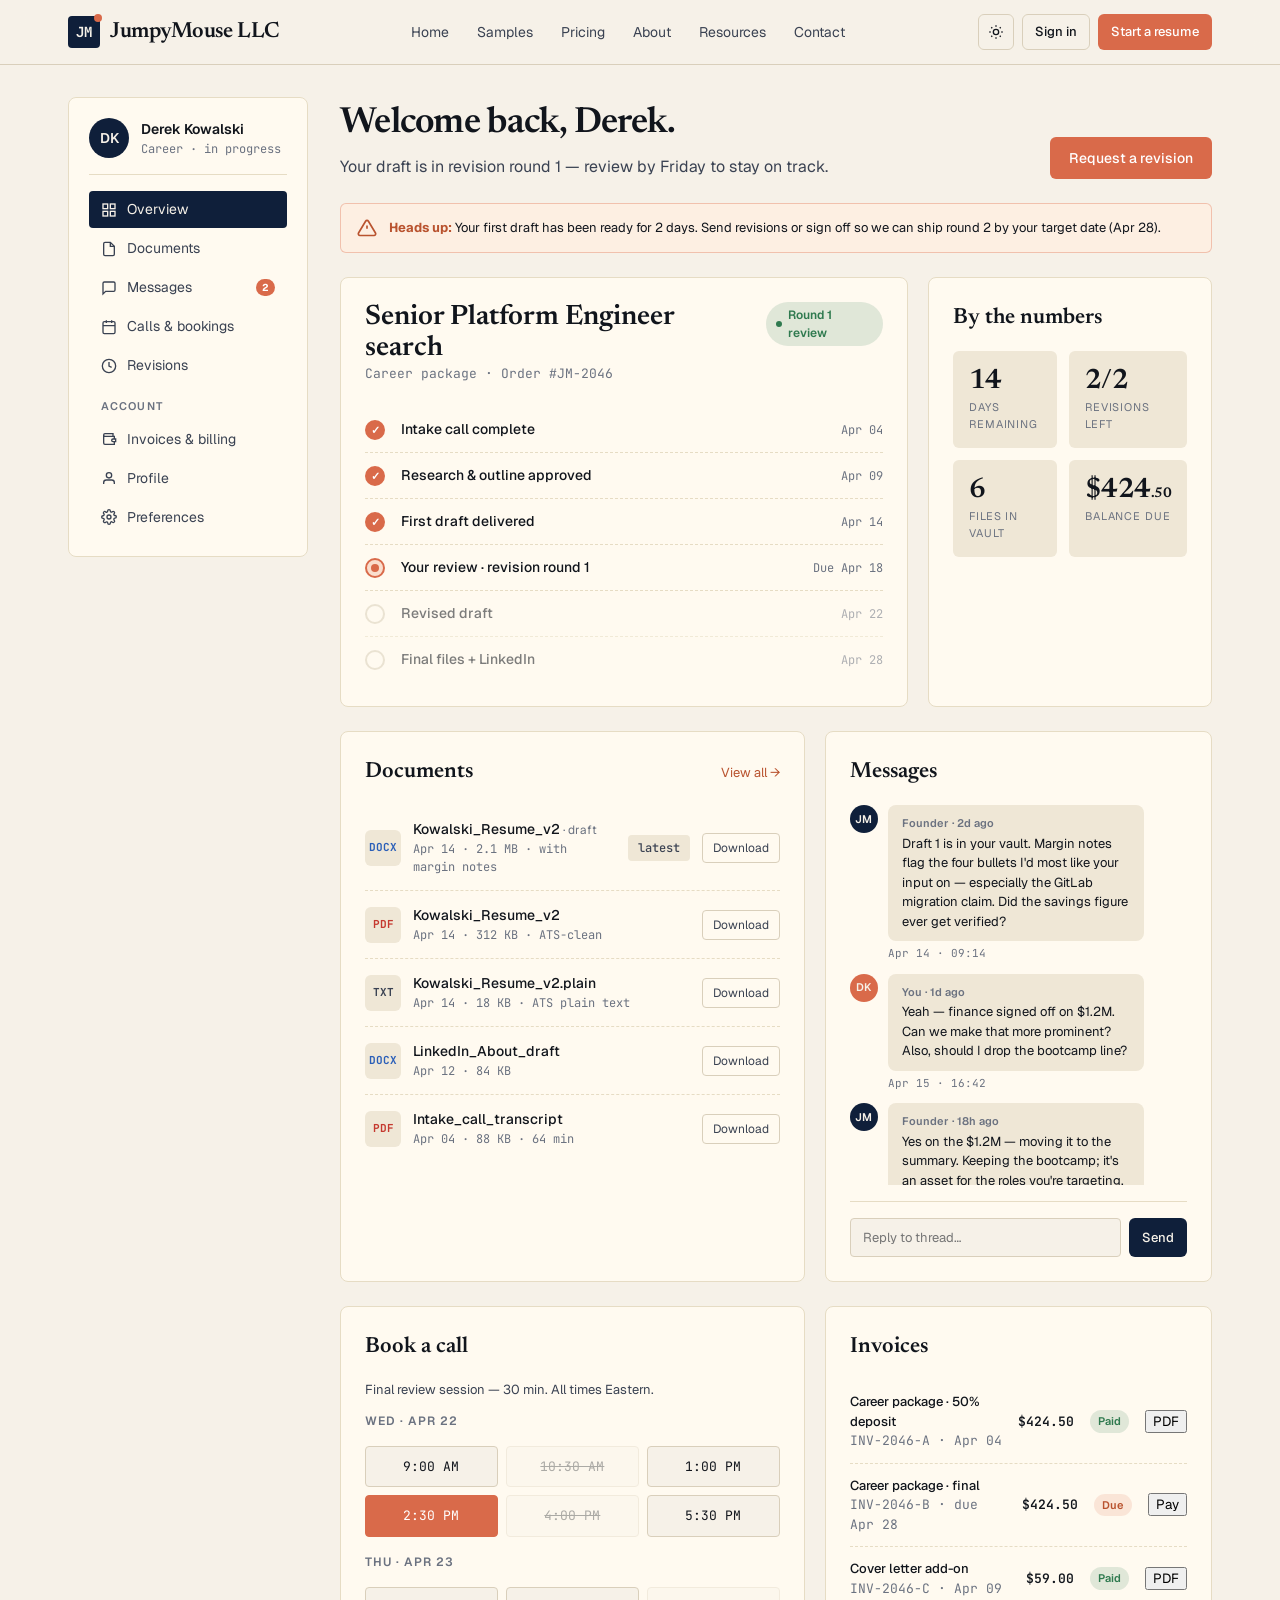
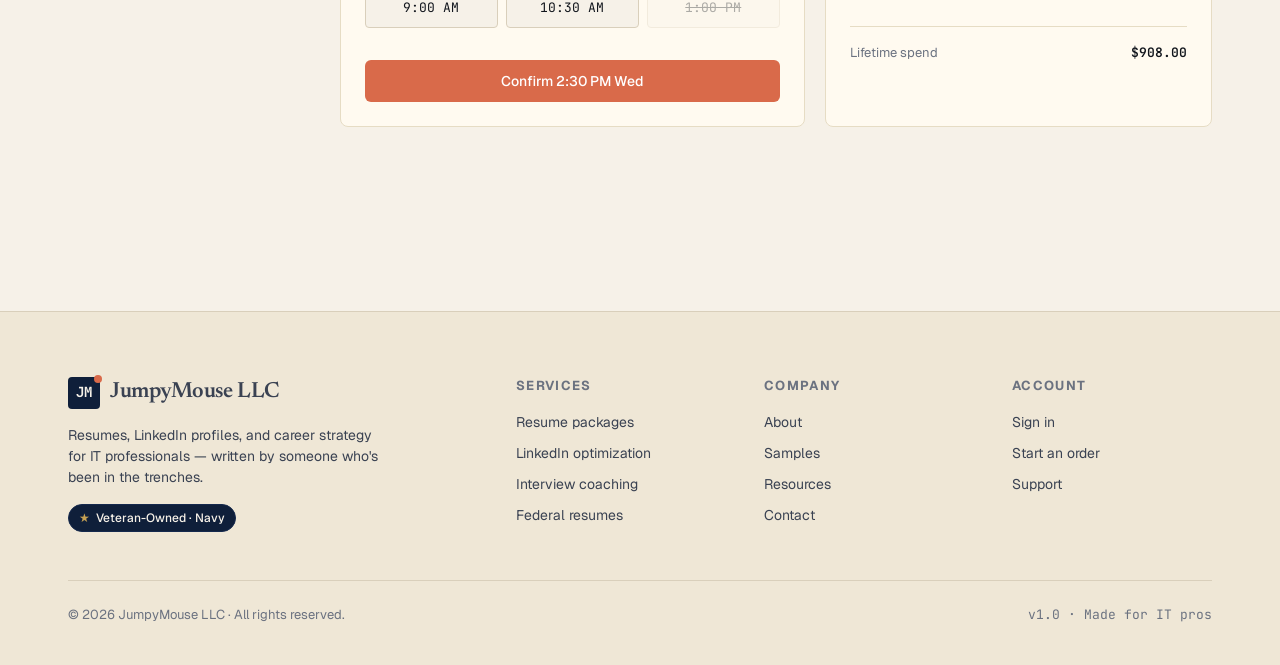
<file: account.html>
<!DOCTYPE html>
<html lang="en" data-theme="light">
<head>
<meta charset="UTF-8">
<meta name="viewport" content="width=device-width,initial-scale=1">
<title>Your account — JumpyMouse LLC</title>
<link rel="preconnect" href="https://fonts.googleapis.com">
<link rel="preconnect" href="https://fonts.gstatic.com" crossorigin>
<link href="https://fonts.googleapis.com/css2?family=Newsreader:ital,opsz,wght@0,6..72,400;0,6..72,500;0,6..72,600;0,6..72,700;1,6..72,500&family=Geist:wght@300;400;500;600;700&family=JetBrains+Mono:wght@400;500;600&display=swap" rel="stylesheet">
<link rel="stylesheet" href="styles.css">
<style>
.account-shell { display: grid; grid-template-columns: 240px 1fr; gap: 32px; padding: 32px 0 80px; align-items: start; }
@media (max-width: 900px) { .account-shell { grid-template-columns: 1fr; gap: 16px; } }

.side {
  background: var(--card); border: 1px solid var(--card-line);
  border-radius: 8px; padding: 20px; position: sticky; top: 80px;
}
.side .who { display: flex; gap: 12px; align-items: center; padding-bottom: 16px; border-bottom: 1px solid var(--card-line); margin-bottom: 16px; }
.side .who .ava { width: 40px; height: 40px; border-radius: 50%; background: var(--navy-900); color: var(--paper); display: grid; place-items: center; font-weight: 600; font-size: 14px; flex-shrink: 0; }
.side .who .name { font-weight: 600; font-size: 14px; }
.side .who .tier { font-size: 12px; color: var(--muted); font-family: "JetBrains Mono", monospace; }
.side nav { display: flex; flex-direction: column; gap: 2px; }
.side nav a {
  padding: 8px 12px; border-radius: 4px; font-size: 14px; color: var(--ink-2);
  display: flex; align-items: center; gap: 10px; transition: all .1s;
}
.side nav a:hover { background: var(--paper-2); color: var(--fg); }
.side nav a.active { background: var(--navy-900); color: var(--paper); }
.side nav a .ic { width: 16px; height: 16px; flex-shrink: 0; }
.side nav .nav-section { font-size: 11px; text-transform: uppercase; letter-spacing: .1em; color: var(--muted); padding: 12px 12px 4px; font-weight: 600; }

.acc-main { min-width: 0; }
.acc-head { display: flex; justify-content: space-between; align-items: flex-end; margin-bottom: 24px; flex-wrap: wrap; gap: 12px; }
.acc-head h1 { font-family: "Newsreader", serif; font-size: 36px; margin: 0; font-weight: 600; letter-spacing: -.02em; }
.acc-head p { color: var(--ink-2); margin: 4px 0 0; }

/* Cards */
.summary-row { display: grid; grid-template-columns: 2fr 1fr; gap: 20px; margin-bottom: 24px; }
@media (max-width: 800px) { .summary-row { grid-template-columns: 1fr; } }
.s-card { background: var(--card); border: 1px solid var(--card-line); border-radius: 8px; padding: 24px; }
.s-card h2 { font-family: "Newsreader", serif; font-size: 22px; margin: 0 0 16px; font-weight: 600; }

/* Project status */
.proj-head { display: flex; justify-content: space-between; align-items: flex-start; gap: 12px; margin-bottom: 16px; }
.proj-head h3 { font-family: "Newsreader", serif; font-size: 28px; margin: 0; font-weight: 600; line-height: 1.1; }
.proj-head .pkg { font-size: 13px; color: var(--muted); font-family: "JetBrains Mono", monospace; }
.status-pill {
  display: inline-flex; align-items: center; gap: 6px;
  padding: 4px 10px; background: color-mix(in oklab, #2f7a4f 15%, transparent);
  color: var(--green); border-radius: 100px; font-size: 12px; font-weight: 600;
}
[data-theme="dark"] .status-pill { background: color-mix(in oklab, #2f7a4f 25%, transparent); color: #6fc28d; }
.status-pill .dot { width: 6px; height: 6px; border-radius: 50%; background: currentColor; }

/* Timeline (project) */
.proj-tl { margin: 24px 0 0; padding: 0; list-style: none; }
.proj-tl li { display: grid; grid-template-columns: 24px 1fr auto; gap: 12px; padding: 12px 0; align-items: center; border-bottom: 1px dashed var(--card-line); }
.proj-tl li:last-child { border: 0; }
.proj-tl .step-mark { width: 20px; height: 20px; border-radius: 50%; border: 2px solid var(--line); display: grid; place-items: center; }
.proj-tl li.done .step-mark { background: var(--coral); border-color: var(--coral); color: white; font-size: 11px; font-weight: 700; }
.proj-tl li.active .step-mark { border-color: var(--coral); background: color-mix(in oklab, var(--coral) 20%, var(--card)); position: relative; }
.proj-tl li.active .step-mark::after { content: ""; width: 8px; height: 8px; background: var(--coral); border-radius: 50%; position: absolute; }
.proj-tl li.upcoming { opacity: .55; }
.proj-tl .step-title { font-size: 14px; font-weight: 500; }
.proj-tl .step-meta { font-size: 12px; color: var(--muted); font-family: "JetBrains Mono", monospace; }

/* Stat cards */
.mini-stats { display: grid; grid-template-columns: 1fr 1fr; gap: 12px; }
.mini-stat { padding: 16px; background: var(--paper-2); border-radius: 6px; }
[data-theme="dark"] .mini-stat { background: var(--navy-100); }
.mini-stat .v { font-family: "Newsreader", serif; font-size: 28px; font-weight: 600; line-height: 1; letter-spacing: -.02em; }
.mini-stat .l { font-size: 11px; color: var(--muted); margin-top: 4px; text-transform: uppercase; letter-spacing: .08em; }

/* Files / Messages row */
.row-2 { display: grid; grid-template-columns: 1.2fr 1fr; gap: 20px; margin-bottom: 24px; }
@media (max-width: 800px) { .row-2 { grid-template-columns: 1fr; } }

.file { display: grid; grid-template-columns: 36px 1fr auto auto; gap: 12px; padding: 14px 0; align-items: center; border-bottom: 1px dashed var(--card-line); }
.file:last-child { border: 0; }
.file .ext {
  width: 36px; height: 36px; border-radius: 6px; background: var(--paper-2);
  display: grid; place-items: center; font-size: 11px; font-weight: 700;
  font-family: "JetBrains Mono", monospace; color: var(--ink-2);
}
[data-theme="dark"] .file .ext { background: var(--navy-100); }
.file .ext.docx { color: #2b5fb8; }
.file .ext.pdf { color: #c5392f; }
.file .ext.txt { color: var(--ink-2); }
.file .name { font-size: 14px; font-weight: 500; }
.file .meta { font-size: 12px; color: var(--muted); font-family: "JetBrains Mono", monospace; }
.file .dl { background: transparent; border: 1px solid var(--line); border-radius: 4px; padding: 6px 10px; font-size: 12px; cursor: pointer; color: var(--ink-2); }
.file .dl:hover { border-color: var(--fg); color: var(--fg); }
.file.draft .name::after { content: " · draft"; color: var(--muted); font-weight: 400; font-size: 12px; }

/* Messages */
.thread { display: flex; flex-direction: column; gap: 12px; max-height: 380px; overflow-y: auto; padding-right: 8px; }
.msg { display: flex; gap: 10px; }
.msg .ava { width: 28px; height: 28px; border-radius: 50%; background: var(--navy-900); color: var(--paper); display: grid; place-items: center; font-size: 11px; font-weight: 600; flex-shrink: 0; }
.msg.you .ava { background: var(--coral); }
.msg .body { background: var(--paper-2); padding: 10px 14px; border-radius: 8px; font-size: 13px; line-height: 1.5; max-width: 88%; }
[data-theme="dark"] .msg .body { background: var(--navy-100); }
.msg .body .who { font-size: 11px; color: var(--muted); font-weight: 600; margin-bottom: 2px; }
.msg .ts { font-size: 11px; color: var(--muted); font-family: "JetBrains Mono", monospace; margin-top: 4px; }
.msg-input { display: flex; gap: 8px; margin-top: 16px; padding-top: 16px; border-top: 1px solid var(--card-line); }
.msg-input input { flex: 1; padding: 10px 12px; border: 1px solid var(--line); border-radius: 4px; background: var(--bg); color: var(--fg); font-size: 13px; font-family: inherit; }

/* Booking */
.bk-grid { display: grid; grid-template-columns: 1fr 1fr 1fr; gap: 8px; margin: 16px 0; }
.bk-slot {
  padding: 10px 8px; text-align: center; border: 1px solid var(--line);
  border-radius: 4px; cursor: pointer; font-size: 13px; background: var(--bg);
  font-family: "JetBrains Mono", monospace;
  transition: all .1s;
}
.bk-slot:hover { border-color: var(--coral); }
.bk-slot.taken { opacity: .35; cursor: not-allowed; text-decoration: line-through; }
.bk-slot.selected { background: var(--coral); border-color: var(--coral); color: white; }
.bk-day { font-size: 12px; color: var(--muted); margin-bottom: 6px; text-transform: uppercase; letter-spacing: .08em; font-weight: 600; }

/* Invoice */
.inv-list { display: flex; flex-direction: column; }
.inv {
  display: grid; grid-template-columns: 1fr auto auto auto; gap: 16px;
  padding: 12px 0; border-bottom: 1px dashed var(--card-line); align-items: center;
  font-size: 13px;
}
.inv:last-child { border: 0; }
.inv .num { font-family: "JetBrains Mono", monospace; color: var(--muted); }
.inv .amt { font-weight: 600; font-family: "JetBrains Mono", monospace; }
.inv .st { padding: 3px 8px; border-radius: 100px; font-size: 11px; font-weight: 600; }
.inv .st.paid { background: color-mix(in oklab, #2f7a4f 15%, transparent); color: var(--green); }
.inv .st.due { background: color-mix(in oklab, var(--coral) 15%, transparent); color: var(--coral-2); }
[data-theme="dark"] .inv .st.due { color: var(--coral); }
[data-theme="dark"] .inv .st.paid { background: color-mix(in oklab, #2f7a4f 25%, transparent); color: #6fc28d; }

.notice {
  display: flex; gap: 12px; align-items: flex-start;
  padding: 14px 16px; background: color-mix(in oklab, var(--coral) 8%, var(--card));
  border: 1px solid color-mix(in oklab, var(--coral) 35%, transparent);
  border-radius: 6px; font-size: 13px; margin-bottom: 24px;
}
.notice strong { color: var(--coral-2); }
[data-theme="dark"] .notice strong { color: var(--coral); }
</style>
</head>
<body>
<div id="nav-mount"></div>

<main class="wrap">
  <div class="account-shell">
    <aside class="side">
      <div class="who">
        <div class="ava">DK</div>
        <div>
          <div class="name">Derek Kowalski</div>
          <div class="tier">Career · in progress</div>
        </div>
      </div>
      <nav>
        <a href="#" class="active"><svg class="ic" viewBox="0 0 24 24" fill="none" stroke="currentColor" stroke-width="2"><rect x="3" y="3" width="7" height="7"/><rect x="14" y="3" width="7" height="7"/><rect x="14" y="14" width="7" height="7"/><rect x="3" y="14" width="7" height="7"/></svg>Overview</a>
        <a href="#"><svg class="ic" viewBox="0 0 24 24" fill="none" stroke="currentColor" stroke-width="2"><path d="M14 2H6a2 2 0 0 0-2 2v16a2 2 0 0 0 2 2h12a2 2 0 0 0 2-2V8z"/><path d="M14 2v6h6"/></svg>Documents</a>
        <a href="#"><svg class="ic" viewBox="0 0 24 24" fill="none" stroke="currentColor" stroke-width="2"><path d="M21 15a2 2 0 0 1-2 2H7l-4 4V5a2 2 0 0 1 2-2h14a2 2 0 0 1 2 2z"/></svg>Messages <span style="margin-left:auto;background:var(--coral);color:white;font-size:10px;padding:1px 6px;border-radius:10px;font-weight:700;">2</span></a>
        <a href="#"><svg class="ic" viewBox="0 0 24 24" fill="none" stroke="currentColor" stroke-width="2"><rect x="3" y="4" width="18" height="18" rx="2"/><path d="M16 2v4M8 2v4M3 10h18"/></svg>Calls & bookings</a>
        <a href="#"><svg class="ic" viewBox="0 0 24 24" fill="none" stroke="currentColor" stroke-width="2"><circle cx="12" cy="12" r="10"/><path d="M12 6v6l4 2"/></svg>Revisions</a>
        <div class="nav-section">Account</div>
        <a href="#"><svg class="ic" viewBox="0 0 24 24" fill="none" stroke="currentColor" stroke-width="2"><path d="M20 12V8H6a2 2 0 0 1 0-4h12v4M4 6v12a2 2 0 0 0 2 2h14v-4"/><path d="M18 12a2 2 0 0 0 0 4h4v-4z"/></svg>Invoices & billing</a>
        <a href="#"><svg class="ic" viewBox="0 0 24 24" fill="none" stroke="currentColor" stroke-width="2"><circle cx="12" cy="8" r="4"/><path d="M4 21v-2a4 4 0 0 1 4-4h8a4 4 0 0 1 4 4v2"/></svg>Profile</a>
        <a href="#"><svg class="ic" viewBox="0 0 24 24" fill="none" stroke="currentColor" stroke-width="2"><circle cx="12" cy="12" r="3"/><path d="M19.4 15a1.65 1.65 0 0 0 .33 1.82l.06.06a2 2 0 0 1-2.83 2.83l-.06-.06a1.65 1.65 0 0 0-1.82-.33 1.65 1.65 0 0 0-1 1.51V21a2 2 0 0 1-4 0v-.09A1.65 1.65 0 0 0 9 19.4a1.65 1.65 0 0 0-1.82.33l-.06.06a2 2 0 0 1-2.83-2.83l.06-.06a1.65 1.65 0 0 0 .33-1.82 1.65 1.65 0 0 0-1.51-1H3a2 2 0 0 1 0-4h.09A1.65 1.65 0 0 0 4.6 9 1.65 1.65 0 0 0 4.27 7.18l-.06-.06a2 2 0 0 1 2.83-2.83l.06.06A1.65 1.65 0 0 0 9 4.6 1.65 1.65 0 0 0 10 3.09V3a2 2 0 0 1 4 0v.09A1.65 1.65 0 0 0 15 4.6a1.65 1.65 0 0 0 1.82-.33l.06-.06a2 2 0 0 1 2.83 2.83l-.06.06A1.65 1.65 0 0 0 19.4 9c.16.39.5.68.91.78H21a2 2 0 0 1 0 4h-.09a1.65 1.65 0 0 0-1.51 1z"/></svg>Preferences</a>
      </nav>
    </aside>

    <div class="acc-main">
      <div class="acc-head">
        <div>
          <h1>Welcome back, Derek.</h1>
          <p>Your draft is in revision round 1 — review by Friday to stay on track.</p>
        </div>
        <button class="btn btn-coral">Request a revision</button>
      </div>

      <div class="notice">
        <svg width="20" height="20" viewBox="0 0 24 24" fill="none" stroke="currentColor" stroke-width="2" style="flex-shrink:0;color:var(--coral-2);"><path d="M12 9v4M12 17h.01"/><path d="M10.29 3.86 1.82 18a2 2 0 0 0 1.71 3h16.94a2 2 0 0 0 1.71-3L13.71 3.86a2 2 0 0 0-3.42 0z"/></svg>
        <div><strong>Heads up:</strong> Your first draft has been ready for 2 days. Send revisions or sign off so we can ship round 2 by your target date (Apr 28).</div>
      </div>

      <div class="summary-row">
        <div class="s-card">
          <div class="proj-head">
            <div>
              <h3>Senior Platform Engineer search</h3>
              <div class="pkg">Career package · Order #JM-2046</div>
            </div>
            <span class="status-pill"><span class="dot"></span>Round 1 review</span>
          </div>
          <ul class="proj-tl">
            <li class="done">
              <span class="step-mark">✓</span>
              <span class="step-title">Intake call complete</span>
              <span class="step-meta">Apr 04</span>
            </li>
            <li class="done">
              <span class="step-mark">✓</span>
              <span class="step-title">Research & outline approved</span>
              <span class="step-meta">Apr 09</span>
            </li>
            <li class="done">
              <span class="step-mark">✓</span>
              <span class="step-title">First draft delivered</span>
              <span class="step-meta">Apr 14</span>
            </li>
            <li class="active">
              <span class="step-mark"></span>
              <span class="step-title">Your review · revision round 1</span>
              <span class="step-meta">Due Apr 18</span>
            </li>
            <li class="upcoming">
              <span class="step-mark"></span>
              <span class="step-title">Revised draft</span>
              <span class="step-meta">Apr 22</span>
            </li>
            <li class="upcoming">
              <span class="step-mark"></span>
              <span class="step-title">Final files + LinkedIn</span>
              <span class="step-meta">Apr 28</span>
            </li>
          </ul>
        </div>

        <div class="s-card">
          <h2>By the numbers</h2>
          <div class="mini-stats">
            <div class="mini-stat">
              <div class="v">14</div>
              <div class="l">Days remaining</div>
            </div>
            <div class="mini-stat">
              <div class="v">2/2</div>
              <div class="l">Revisions left</div>
            </div>
            <div class="mini-stat">
              <div class="v">6</div>
              <div class="l">Files in vault</div>
            </div>
            <div class="mini-stat">
              <div class="v">$424<span style="font-size:14px;">.50</span></div>
              <div class="l">Balance due</div>
            </div>
          </div>
        </div>
      </div>

      <div class="row-2">
        <!-- Documents -->
        <div class="s-card">
          <div style="display:flex;justify-content:space-between;align-items:center;margin-bottom:16px;">
            <h2 style="margin:0;">Documents</h2>
            <a href="#" style="font-size:13px;color:var(--coral-2);">View all →</a>
          </div>
          <div class="file draft">
            <div class="ext docx">DOCX</div>
            <div>
              <div class="name">Kowalski_Resume_v2</div>
              <div class="meta">Apr 14 · 2.1 MB · with margin notes</div>
            </div>
            <span class="chip">latest</span>
            <button class="dl">Download</button>
          </div>
          <div class="file">
            <div class="ext pdf">PDF</div>
            <div>
              <div class="name">Kowalski_Resume_v2</div>
              <div class="meta">Apr 14 · 312 KB · ATS-clean</div>
            </div>
            <span></span>
            <button class="dl">Download</button>
          </div>
          <div class="file">
            <div class="ext txt">TXT</div>
            <div>
              <div class="name">Kowalski_Resume_v2.plain</div>
              <div class="meta">Apr 14 · 18 KB · ATS plain text</div>
            </div>
            <span></span>
            <button class="dl">Download</button>
          </div>
          <div class="file">
            <div class="ext docx">DOCX</div>
            <div>
              <div class="name">LinkedIn_About_draft</div>
              <div class="meta">Apr 12 · 84 KB</div>
            </div>
            <span></span>
            <button class="dl">Download</button>
          </div>
          <div class="file">
            <div class="ext pdf">PDF</div>
            <div>
              <div class="name">Intake_call_transcript</div>
              <div class="meta">Apr 04 · 88 KB · 64 min</div>
            </div>
            <span></span>
            <button class="dl">Download</button>
          </div>
        </div>

        <!-- Messages -->
        <div class="s-card">
          <h2>Messages</h2>
          <div class="thread">
            <div class="msg">
              <div class="ava">JM</div>
              <div>
                <div class="body">
                  <div class="who">Founder · 2d ago</div>
                  Draft 1 is in your vault. Margin notes flag the four bullets I'd most like your input on — especially the GitLab migration claim. Did the savings figure ever get verified?
                </div>
                <div class="ts">Apr 14 · 09:14</div>
              </div>
            </div>
            <div class="msg you">
              <div class="ava">DK</div>
              <div>
                <div class="body">
                  <div class="who">You · 1d ago</div>
                  Yeah — finance signed off on $1.2M. Can we make that more prominent? Also, should I drop the bootcamp line?
                </div>
                <div class="ts">Apr 15 · 16:42</div>
              </div>
            </div>
            <div class="msg">
              <div class="ava">JM</div>
              <div>
                <div class="body">
                  <div class="who">Founder · 18h ago</div>
                  Yes on the $1.2M — moving it to the summary. Keeping the bootcamp; it's an asset for the roles you're targeting. Sending round 2 Friday.
                </div>
                <div class="ts">Apr 16 · 08:30</div>
              </div>
            </div>
          </div>
          <div class="msg-input">
            <input type="text" placeholder="Reply to thread…">
            <button class="btn btn-primary btn-sm">Send</button>
          </div>
        </div>
      </div>

      <div class="row-2">
        <!-- Booking -->
        <div class="s-card">
          <h2>Book a call</h2>
          <p style="font-size:13px;color:var(--ink-2);margin:0 0 12px;">Final review session — 30 min. All times Eastern.</p>
          <div class="bk-day">Wed · Apr 22</div>
          <div class="bk-grid">
            <div class="bk-slot">9:00 AM</div>
            <div class="bk-slot taken">10:30 AM</div>
            <div class="bk-slot">1:00 PM</div>
            <div class="bk-slot selected">2:30 PM</div>
            <div class="bk-slot taken">4:00 PM</div>
            <div class="bk-slot">5:30 PM</div>
          </div>
          <div class="bk-day" style="margin-top:16px;">Thu · Apr 23</div>
          <div class="bk-grid">
            <div class="bk-slot">9:00 AM</div>
            <div class="bk-slot">10:30 AM</div>
            <div class="bk-slot taken">1:00 PM</div>
          </div>
          <button class="btn btn-coral" style="width:100%;justify-content:center;margin-top:16px;">Confirm 2:30 PM Wed</button>
        </div>

        <!-- Invoices -->
        <div class="s-card">
          <h2>Invoices</h2>
          <div class="inv-list">
            <div class="inv">
              <div>
                <div style="font-weight:500;">Career package · 50% deposit</div>
                <div class="num">INV-2046-A · Apr 04</div>
              </div>
              <div class="amt">$424.50</div>
              <span class="st paid">Paid</span>
              <button class="dl">PDF</button>
            </div>
            <div class="inv">
              <div>
                <div style="font-weight:500;">Career package · final</div>
                <div class="num">INV-2046-B · due Apr 28</div>
              </div>
              <div class="amt">$424.50</div>
              <span class="st due">Due</span>
              <button class="dl">Pay</button>
            </div>
            <div class="inv">
              <div>
                <div style="font-weight:500;">Cover letter add-on</div>
                <div class="num">INV-2046-C · Apr 09</div>
              </div>
              <div class="amt">$59.00</div>
              <span class="st paid">Paid</span>
              <button class="dl">PDF</button>
            </div>
          </div>
          <div style="margin-top:16px;padding-top:16px;border-top:1px solid var(--card-line);display:flex;justify-content:space-between;font-size:13px;">
            <span style="color:var(--muted);">Lifetime spend</span>
            <span style="font-weight:600;font-family:'JetBrains Mono',monospace;">$908.00</span>
          </div>
        </div>
      </div>
    </div>
  </div>
</main>

<div id="footer-mount"></div>
<script src="partials.js"></script>
<script>renderShell('account.html');</script>
</body>
</html>
</file>
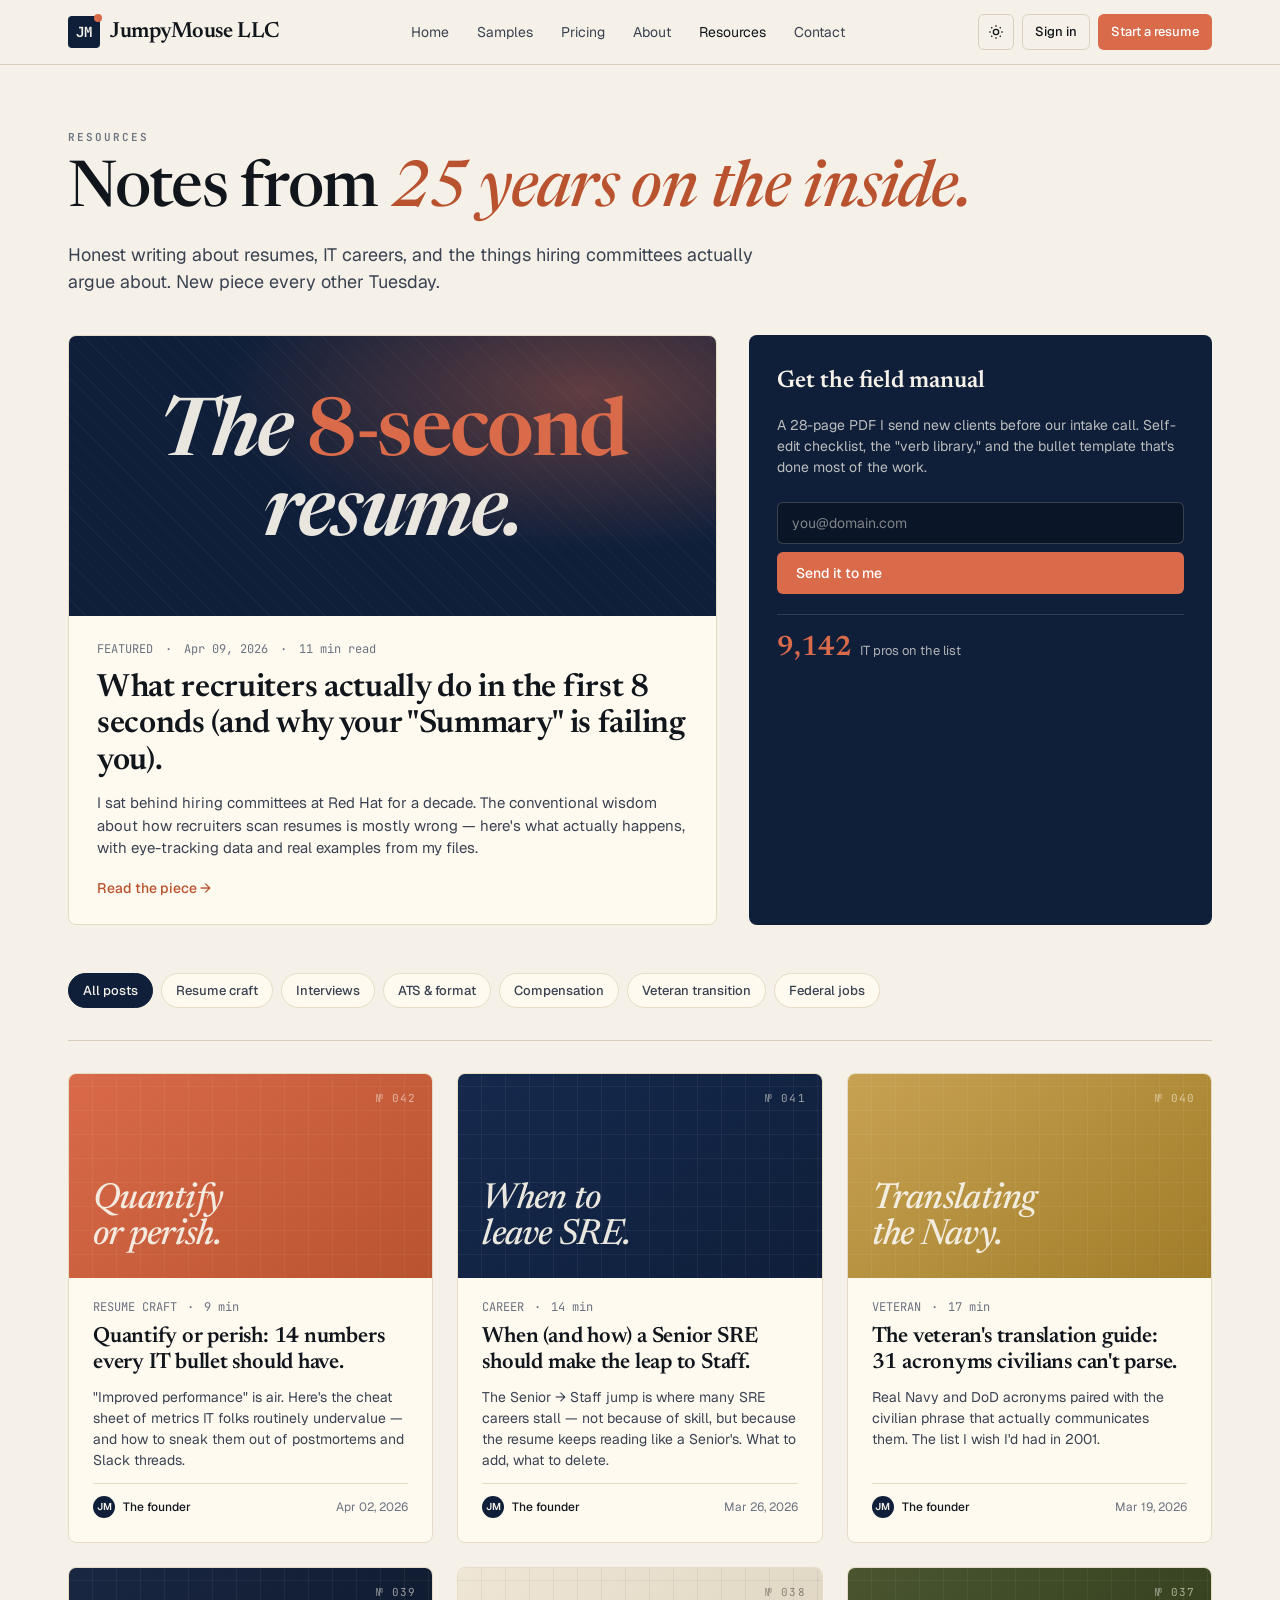
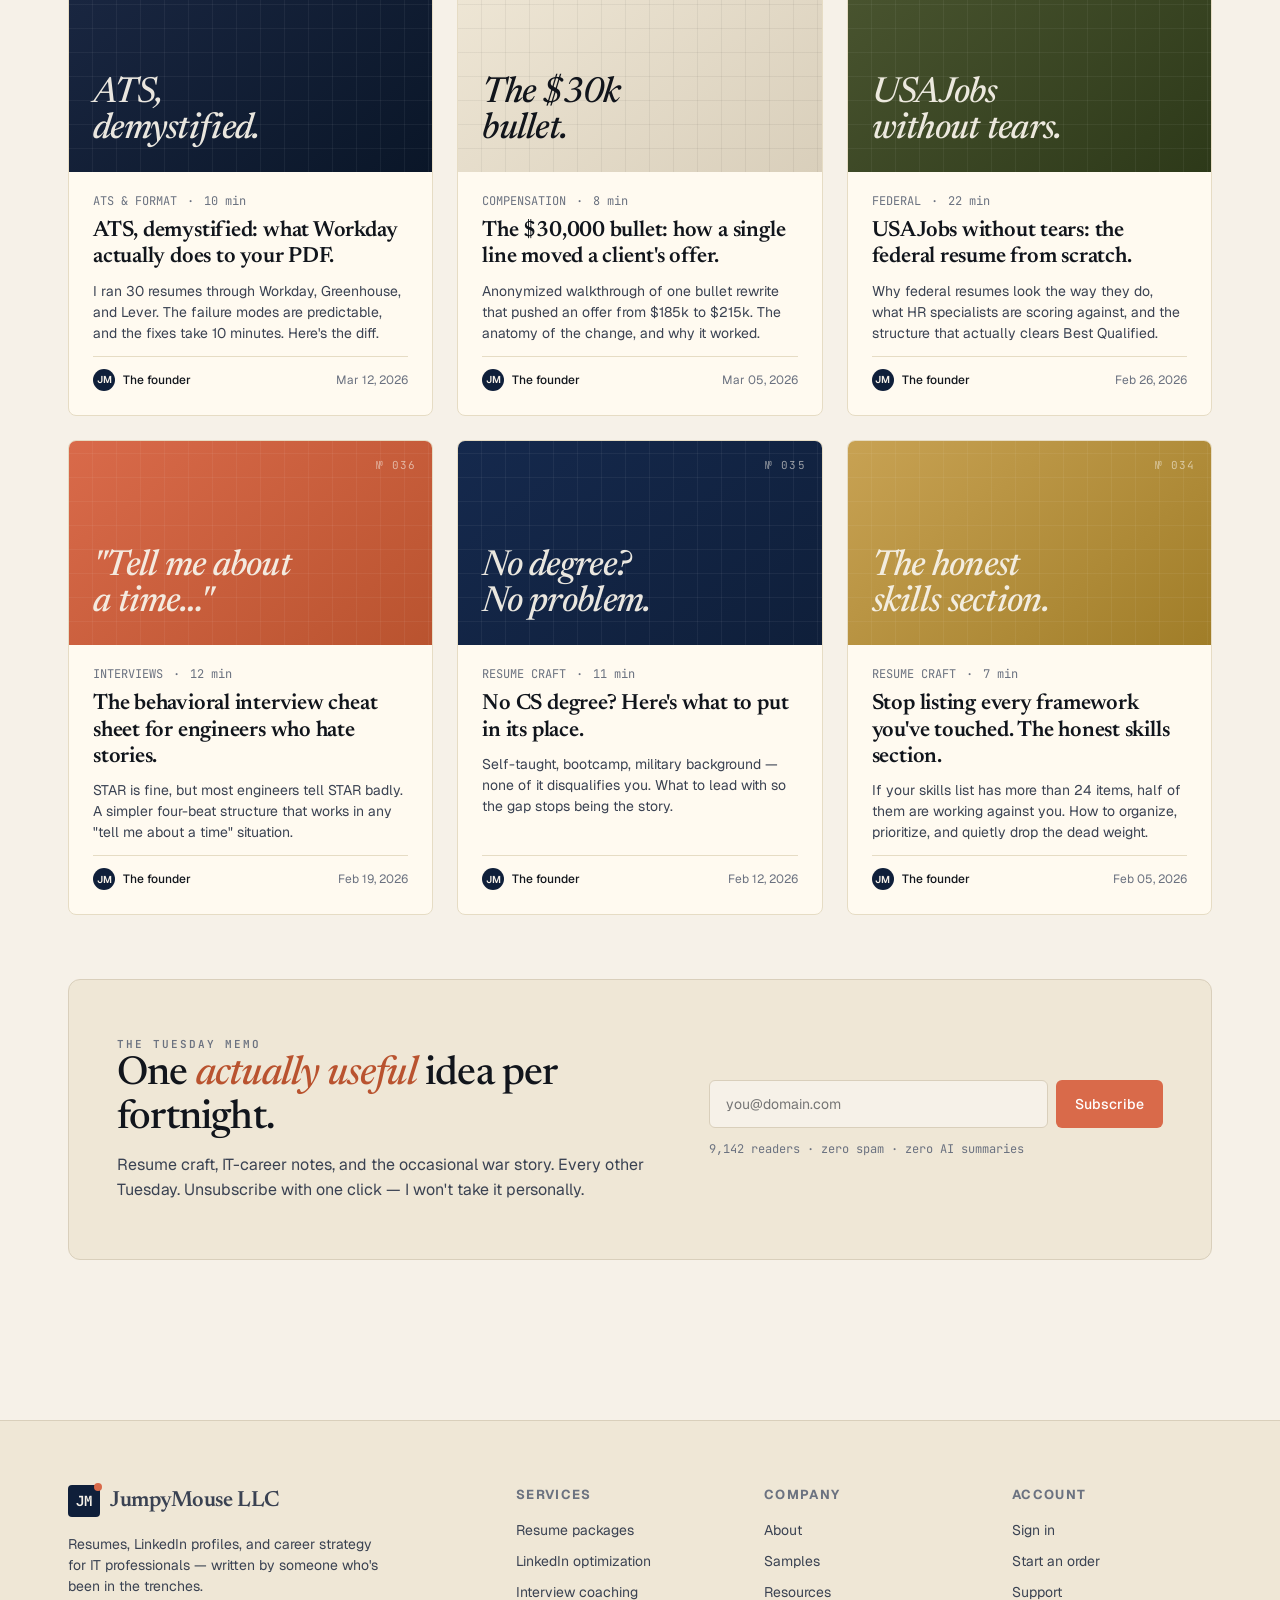
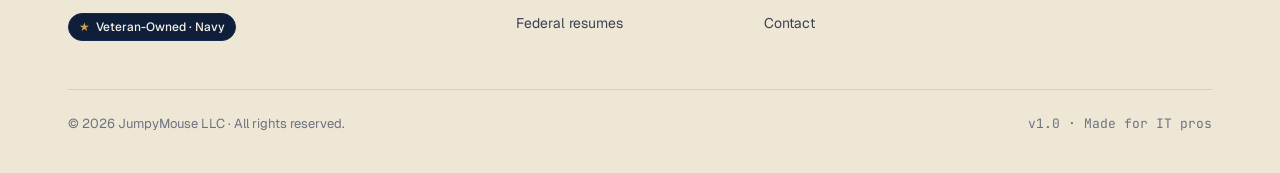
<file: blog.html>
<!DOCTYPE html>
<html lang="en" data-theme="light">
<head>
<meta charset="UTF-8">
<meta name="viewport" content="width=device-width,initial-scale=1">
<title>Resources — JumpyMouse LLC</title>
<link rel="preconnect" href="https://fonts.googleapis.com">
<link rel="preconnect" href="https://fonts.gstatic.com" crossorigin>
<link href="https://fonts.googleapis.com/css2?family=Newsreader:ital,opsz,wght@0,6..72,400;0,6..72,500;0,6..72,600;0,6..72,700;1,6..72,500&family=Geist:wght@300;400;500;600;700&family=JetBrains+Mono:wght@400;500;600&display=swap" rel="stylesheet">
<link rel="stylesheet" href="styles.css">
<style>
.page-head { padding: 64px 0 40px; }
.page-head h1 { font-family: "Newsreader", serif; font-size: clamp(40px, 5vw, 64px); margin: 12px 0 16px; line-height: 1.05; letter-spacing: -.02em; font-weight: 500; }
.page-head h1 em { font-style: italic; color: var(--coral-2); }
[data-theme="dark"] .page-head h1 em { color: var(--coral); }
.page-head p { font-size: 18px; color: var(--ink-2); max-width: 60ch; margin: 0; }

/* Featured */
.featured-grid { display: grid; grid-template-columns: 1.4fr 1fr; gap: 32px; margin-bottom: 48px; }
@media (max-width: 900px) { .featured-grid { grid-template-columns: 1fr; } }

.feat-post {
  background: var(--card); border: 1px solid var(--card-line);
  border-radius: 8px; padding: 0; overflow: hidden;
  display: flex; flex-direction: column;
}
.feat-cover {
  height: 280px; background: var(--navy-900);
  position: relative; overflow: hidden;
  display: grid; place-items: center;
}
.feat-cover::before {
  content: ""; position: absolute; inset: 0;
  background:
    radial-gradient(ellipse at 80% 20%, rgba(217,106,74,.4), transparent 50%),
    repeating-linear-gradient(45deg, transparent 0 12px, rgba(255,255,255,.03) 12px 13px);
}
.feat-cover .topic {
  font-family: "Newsreader", serif; font-size: 80px; font-weight: 600;
  color: rgba(246,241,232,.95); line-height: 1; letter-spacing: -.03em;
  padding: 20px; text-align: center; position: relative;
  font-style: italic;
}
.feat-cover .topic span { color: var(--coral); font-style: normal; }
.feat-meta { padding: 24px 28px; }
.feat-meta .row { font-size: 12px; color: var(--muted); font-family: "JetBrains Mono", monospace; margin-bottom: 12px; gap: 12px; }
.feat-meta h2 { font-family: "Newsreader", serif; font-size: clamp(24px, 3vw, 32px); margin: 0 0 12px; font-weight: 600; line-height: 1.15; letter-spacing: -.01em; }
.feat-meta p { color: var(--ink-2); font-size: 15px; line-height: 1.5; margin: 0 0 16px; }
.feat-meta .read-more { font-size: 14px; color: var(--coral-2); font-weight: 500; }
[data-theme="dark"] .feat-meta .read-more { color: var(--coral); }

/* Sidebar promo */
.side-promo {
  background: var(--navy-900); color: var(--paper);
  border-radius: 8px; padding: 28px;
  display: flex; flex-direction: column; gap: 16px;
}
.side-promo h3 { font-family: "Newsreader", serif; font-size: 24px; margin: 0; font-weight: 600; }
.side-promo p { color: rgba(246,241,232,.75); font-size: 14px; margin: 0; line-height: 1.5; }
.side-promo .form { display: flex; flex-direction: column; gap: 8px; margin-top: 8px; }
.side-promo input { padding: 11px 14px; border-radius: 6px; border: 1px solid rgba(246,241,232,.2); background: rgba(0,0,0,.3); color: var(--paper); font-family: inherit; font-size: 14px; }
.side-promo input::placeholder { color: rgba(246,241,232,.5); }
.side-promo .stat { display: flex; gap: 8px; align-items: baseline; padding-top: 12px; margin-top: 4px; border-top: 1px solid rgba(246,241,232,.15); }
.side-promo .stat-num { font-family: "Newsreader", serif; font-size: 28px; font-weight: 600; color: var(--coral); }
.side-promo .stat-lbl { color: rgba(246,241,232,.7); font-size: 13px; }

/* Categories */
.cat-row { display: flex; gap: 8px; flex-wrap: wrap; padding-bottom: 32px; border-bottom: 1px solid var(--line); margin-bottom: 32px; }
.cat {
  padding: 8px 14px; font-size: 13px; font-weight: 500;
  background: var(--card); border: 1px solid var(--card-line);
  border-radius: 100px; color: var(--ink-2); cursor: pointer;
  font-family: inherit; transition: all .15s;
}
.cat:hover { border-color: var(--fg); color: var(--fg); }
.cat.active { background: var(--navy-900); border-color: var(--navy-900); color: var(--paper); }

/* Post grid */
.post-grid { display: grid; grid-template-columns: repeat(3, 1fr); gap: 24px; margin-bottom: 64px; }
@media (max-width: 900px) { .post-grid { grid-template-columns: 1fr 1fr; } }
@media (max-width: 600px) { .post-grid { grid-template-columns: 1fr; } }

.post {
  background: var(--card); border: 1px solid var(--card-line);
  border-radius: 8px; overflow: hidden;
  display: flex; flex-direction: column; transition: all .15s;
}
.post:hover { transform: translateY(-2px); box-shadow: var(--shadow); }
.post-cover {
  aspect-ratio: 16 / 9; position: relative; overflow: hidden;
  background: var(--paper-2);
}
.post-cover.style-a { background: linear-gradient(140deg, #15294d, #0f1f3a); }
.post-cover.style-b { background: linear-gradient(140deg, #d96a4a, #b9532f); }
.post-cover.style-c { background: linear-gradient(140deg, #c8a253, #a07d28); }
.post-cover.style-d { background: linear-gradient(140deg, #4a5530, #2d3919); }
.post-cover.style-e { background: linear-gradient(140deg, #1a2742, #0a1628); }
.post-cover.style-f { background: linear-gradient(140deg, #efe7d6, #d9cfbb); }
.post-cover .pattern {
  position: absolute; inset: 0;
  background:
    repeating-linear-gradient(90deg, transparent 0 23px, rgba(255,255,255,.05) 23px 24px),
    repeating-linear-gradient(0deg, transparent 0 23px, rgba(255,255,255,.05) 23px 24px);
}
.post-cover.style-f .pattern { background:
    repeating-linear-gradient(90deg, transparent 0 23px, rgba(0,0,0,.05) 23px 24px),
    repeating-linear-gradient(0deg, transparent 0 23px, rgba(0,0,0,.05) 23px 24px); }
.post-cover .label {
  position: absolute; inset: 24px;
  display: flex; align-items: flex-end;
  font-family: "Newsreader", serif; font-style: italic;
  font-size: 36px; font-weight: 500; line-height: 1;
  color: rgba(246,241,232,.95); letter-spacing: -.02em;
}
.post-cover.style-f .label { color: var(--ink); }
.post-cover .num {
  position: absolute; top: 16px; right: 16px;
  font-family: "JetBrains Mono", monospace; font-size: 11px;
  color: rgba(246,241,232,.6); letter-spacing: .1em;
}
.post-cover.style-f .num { color: rgba(0,0,0,.4); }

.post-meta { padding: 20px 24px 24px; flex: 1; display: flex; flex-direction: column; }
.post-meta .top { display: flex; gap: 10px; font-size: 12px; color: var(--muted); font-family: "JetBrains Mono", monospace; margin-bottom: 8px; }
.post-meta h3 { font-family: "Newsreader", serif; font-size: 22px; margin: 0 0 10px; font-weight: 600; line-height: 1.2; letter-spacing: -.01em; }
.post-meta p { color: var(--ink-2); font-size: 14px; line-height: 1.5; margin: 0 0 12px; flex: 1; }
.post-meta .author { display: flex; align-items: center; gap: 8px; padding-top: 12px; border-top: 1px solid var(--card-line); font-size: 12px; }
.post-meta .author .ava { width: 22px; height: 22px; border-radius: 50%; background: var(--navy-900); color: var(--paper); display: grid; place-items: center; font-size: 10px; font-weight: 600; }
.post-meta .author .name { font-weight: 500; }
.post-meta .author .ts { color: var(--muted); margin-left: auto; }

/* Newsletter */
.newsletter {
  background: var(--paper-2); border: 1px solid var(--line);
  border-radius: 12px; padding: 56px 48px;
  display: grid; grid-template-columns: 1.2fr 1fr; gap: 48px; align-items: center;
}
@media (max-width: 800px) { .newsletter { grid-template-columns: 1fr; padding: 32px 28px; } }
.newsletter h2 { font-family: "Newsreader", serif; font-size: clamp(28px, 3.5vw, 40px); margin: 0 0 12px; font-weight: 500; letter-spacing: -.02em; line-height: 1.1; }
.newsletter h2 em { font-style: italic; color: var(--coral-2); }
[data-theme="dark"] .newsletter h2 em { color: var(--coral); }
.newsletter p { color: var(--ink-2); font-size: 16px; margin: 0; line-height: 1.55; }
.newsletter .form { display: flex; gap: 8px; }
.newsletter input { flex: 1; padding: 14px 16px; border: 1px solid var(--line); border-radius: 6px; background: var(--bg); color: var(--fg); font-family: inherit; font-size: 14px; }
.newsletter .meta { font-size: 12px; color: var(--muted); margin-top: 12px; font-family: "JetBrains Mono", monospace; }
</style>
</head>
<body>
<div id="nav-mount"></div>

<main>
  <section class="page-head">
    <div class="wrap">
      <div class="eyebrow">Resources</div>
      <h1>Notes from <em>25 years on the inside.</em></h1>
      <p>Honest writing about resumes, IT careers, and the things hiring committees actually argue about. New piece every other Tuesday.</p>
    </div>
  </section>

  <div class="wrap">
    <div class="featured-grid">
      <article class="feat-post">
        <div class="feat-cover">
          <div class="topic">The <span>8-second</span><br>resume.</div>
        </div>
        <div class="feat-meta">
          <div class="row">
            <span>FEATURED</span><span>·</span><span>Apr 09, 2026</span><span>·</span><span>11 min read</span>
          </div>
          <h2>What recruiters actually do in the first 8 seconds (and why your "Summary" is failing you).</h2>
          <p>I sat behind hiring committees at Red Hat for a decade. The conventional wisdom about how recruiters scan resumes is mostly wrong — here's what actually happens, with eye-tracking data and real examples from my files.</p>
          <a href="#" class="read-more">Read the piece →</a>
        </div>
      </article>

      <aside class="side-promo">
        <h3>Get the field manual</h3>
        <p>A 28-page PDF I send new clients before our intake call. Self-edit checklist, the "verb library," and the bullet template that's done most of the work.</p>
        <div class="form">
          <input type="email" placeholder="you@domain.com">
          <button class="btn btn-coral">Send it to me</button>
        </div>
        <div class="stat">
          <span class="stat-num">9,142</span>
          <span class="stat-lbl">IT pros on the list</span>
        </div>
      </aside>
    </div>

    <div class="cat-row">
      <button class="cat active">All posts</button>
      <button class="cat">Resume craft</button>
      <button class="cat">Interviews</button>
      <button class="cat">ATS & format</button>
      <button class="cat">Compensation</button>
      <button class="cat">Veteran transition</button>
      <button class="cat">Federal jobs</button>
    </div>

    <div class="post-grid">
      <!-- 1 -->
      <article class="post">
        <div class="post-cover style-b">
          <div class="pattern"></div>
          <span class="num">№ 042</span>
          <div class="label">Quantify<br>or perish.</div>
        </div>
        <div class="post-meta">
          <div class="top"><span>RESUME CRAFT</span><span>·</span><span>9 min</span></div>
          <h3>Quantify or perish: 14 numbers every IT bullet should have.</h3>
          <p>"Improved performance" is air. Here's the cheat sheet of metrics IT folks routinely undervalue — and how to sneak them out of postmortems and Slack threads.</p>
          <div class="author">
            <div class="ava">JM</div>
            <span class="name">The founder</span>
            <span class="ts">Apr 02, 2026</span>
          </div>
        </div>
      </article>

      <!-- 2 -->
      <article class="post">
        <div class="post-cover style-a">
          <div class="pattern"></div>
          <span class="num">№ 041</span>
          <div class="label">When to<br>leave SRE.</div>
        </div>
        <div class="post-meta">
          <div class="top"><span>CAREER</span><span>·</span><span>14 min</span></div>
          <h3>When (and how) a Senior SRE should make the leap to Staff.</h3>
          <p>The Senior → Staff jump is where many SRE careers stall — not because of skill, but because the resume keeps reading like a Senior's. What to add, what to delete.</p>
          <div class="author">
            <div class="ava">JM</div>
            <span class="name">The founder</span>
            <span class="ts">Mar 26, 2026</span>
          </div>
        </div>
      </article>

      <!-- 3 -->
      <article class="post">
        <div class="post-cover style-c">
          <div class="pattern"></div>
          <span class="num">№ 040</span>
          <div class="label">Translating<br>the Navy.</div>
        </div>
        <div class="post-meta">
          <div class="top"><span>VETERAN</span><span>·</span><span>17 min</span></div>
          <h3>The veteran's translation guide: 31 acronyms civilians can't parse.</h3>
          <p>Real Navy and DoD acronyms paired with the civilian phrase that actually communicates them. The list I wish I'd had in 2001.</p>
          <div class="author">
            <div class="ava">JM</div>
            <span class="name">The founder</span>
            <span class="ts">Mar 19, 2026</span>
          </div>
        </div>
      </article>

      <!-- 4 -->
      <article class="post">
        <div class="post-cover style-e">
          <div class="pattern"></div>
          <span class="num">№ 039</span>
          <div class="label">ATS,<br>demystified.</div>
        </div>
        <div class="post-meta">
          <div class="top"><span>ATS & FORMAT</span><span>·</span><span>10 min</span></div>
          <h3>ATS, demystified: what Workday actually does to your PDF.</h3>
          <p>I ran 30 resumes through Workday, Greenhouse, and Lever. The failure modes are predictable, and the fixes take 10 minutes. Here's the diff.</p>
          <div class="author">
            <div class="ava">JM</div>
            <span class="name">The founder</span>
            <span class="ts">Mar 12, 2026</span>
          </div>
        </div>
      </article>

      <!-- 5 -->
      <article class="post">
        <div class="post-cover style-f">
          <div class="pattern"></div>
          <span class="num">№ 038</span>
          <div class="label">The $30k<br>bullet.</div>
        </div>
        <div class="post-meta">
          <div class="top"><span>COMPENSATION</span><span>·</span><span>8 min</span></div>
          <h3>The $30,000 bullet: how a single line moved a client's offer.</h3>
          <p>Anonymized walkthrough of one bullet rewrite that pushed an offer from $185k to $215k. The anatomy of the change, and why it worked.</p>
          <div class="author">
            <div class="ava">JM</div>
            <span class="name">The founder</span>
            <span class="ts">Mar 05, 2026</span>
          </div>
        </div>
      </article>

      <!-- 6 -->
      <article class="post">
        <div class="post-cover style-d">
          <div class="pattern"></div>
          <span class="num">№ 037</span>
          <div class="label">USAJobs<br>without tears.</div>
        </div>
        <div class="post-meta">
          <div class="top"><span>FEDERAL</span><span>·</span><span>22 min</span></div>
          <h3>USAJobs without tears: the federal resume from scratch.</h3>
          <p>Why federal resumes look the way they do, what HR specialists are scoring against, and the structure that actually clears Best Qualified.</p>
          <div class="author">
            <div class="ava">JM</div>
            <span class="name">The founder</span>
            <span class="ts">Feb 26, 2026</span>
          </div>
        </div>
      </article>

      <!-- 7 -->
      <article class="post">
        <div class="post-cover style-b">
          <div class="pattern"></div>
          <span class="num">№ 036</span>
          <div class="label">"Tell me about<br>a time…"</div>
        </div>
        <div class="post-meta">
          <div class="top"><span>INTERVIEWS</span><span>·</span><span>12 min</span></div>
          <h3>The behavioral interview cheat sheet for engineers who hate stories.</h3>
          <p>STAR is fine, but most engineers tell STAR badly. A simpler four-beat structure that works in any "tell me about a time" situation.</p>
          <div class="author">
            <div class="ava">JM</div>
            <span class="name">The founder</span>
            <span class="ts">Feb 19, 2026</span>
          </div>
        </div>
      </article>

      <!-- 8 -->
      <article class="post">
        <div class="post-cover style-a">
          <div class="pattern"></div>
          <span class="num">№ 035</span>
          <div class="label">No degree?<br>No problem.</div>
        </div>
        <div class="post-meta">
          <div class="top"><span>RESUME CRAFT</span><span>·</span><span>11 min</span></div>
          <h3>No CS degree? Here's what to put in its place.</h3>
          <p>Self-taught, bootcamp, military background — none of it disqualifies you. What to lead with so the gap stops being the story.</p>
          <div class="author">
            <div class="ava">JM</div>
            <span class="name">The founder</span>
            <span class="ts">Feb 12, 2026</span>
          </div>
        </div>
      </article>

      <!-- 9 -->
      <article class="post">
        <div class="post-cover style-c">
          <div class="pattern"></div>
          <span class="num">№ 034</span>
          <div class="label">The honest<br>skills section.</div>
        </div>
        <div class="post-meta">
          <div class="top"><span>RESUME CRAFT</span><span>·</span><span>7 min</span></div>
          <h3>Stop listing every framework you've touched. The honest skills section.</h3>
          <p>If your skills list has more than 24 items, half of them are working against you. How to organize, prioritize, and quietly drop the dead weight.</p>
          <div class="author">
            <div class="ava">JM</div>
            <span class="name">The founder</span>
            <span class="ts">Feb 05, 2026</span>
          </div>
        </div>
      </article>
    </div>

    <!-- Newsletter -->
    <section class="newsletter">
      <div>
        <div class="eyebrow">The Tuesday Memo</div>
        <h2>One <em>actually useful</em> idea per fortnight.</h2>
        <p>Resume craft, IT-career notes, and the occasional war story. Every other Tuesday. Unsubscribe with one click — I won't take it personally.</p>
      </div>
      <div>
        <div class="form">
          <input type="email" placeholder="you@domain.com">
          <button class="btn btn-coral">Subscribe</button>
        </div>
        <div class="meta">9,142 readers · zero spam · zero AI summaries</div>
      </div>
    </section>
  </div>
</main>

<div style="height:80px;"></div>
<div id="footer-mount"></div>
<script src="partials.js"></script>
<script>renderShell('blog.html');</script>
</body>
</html>
</file>
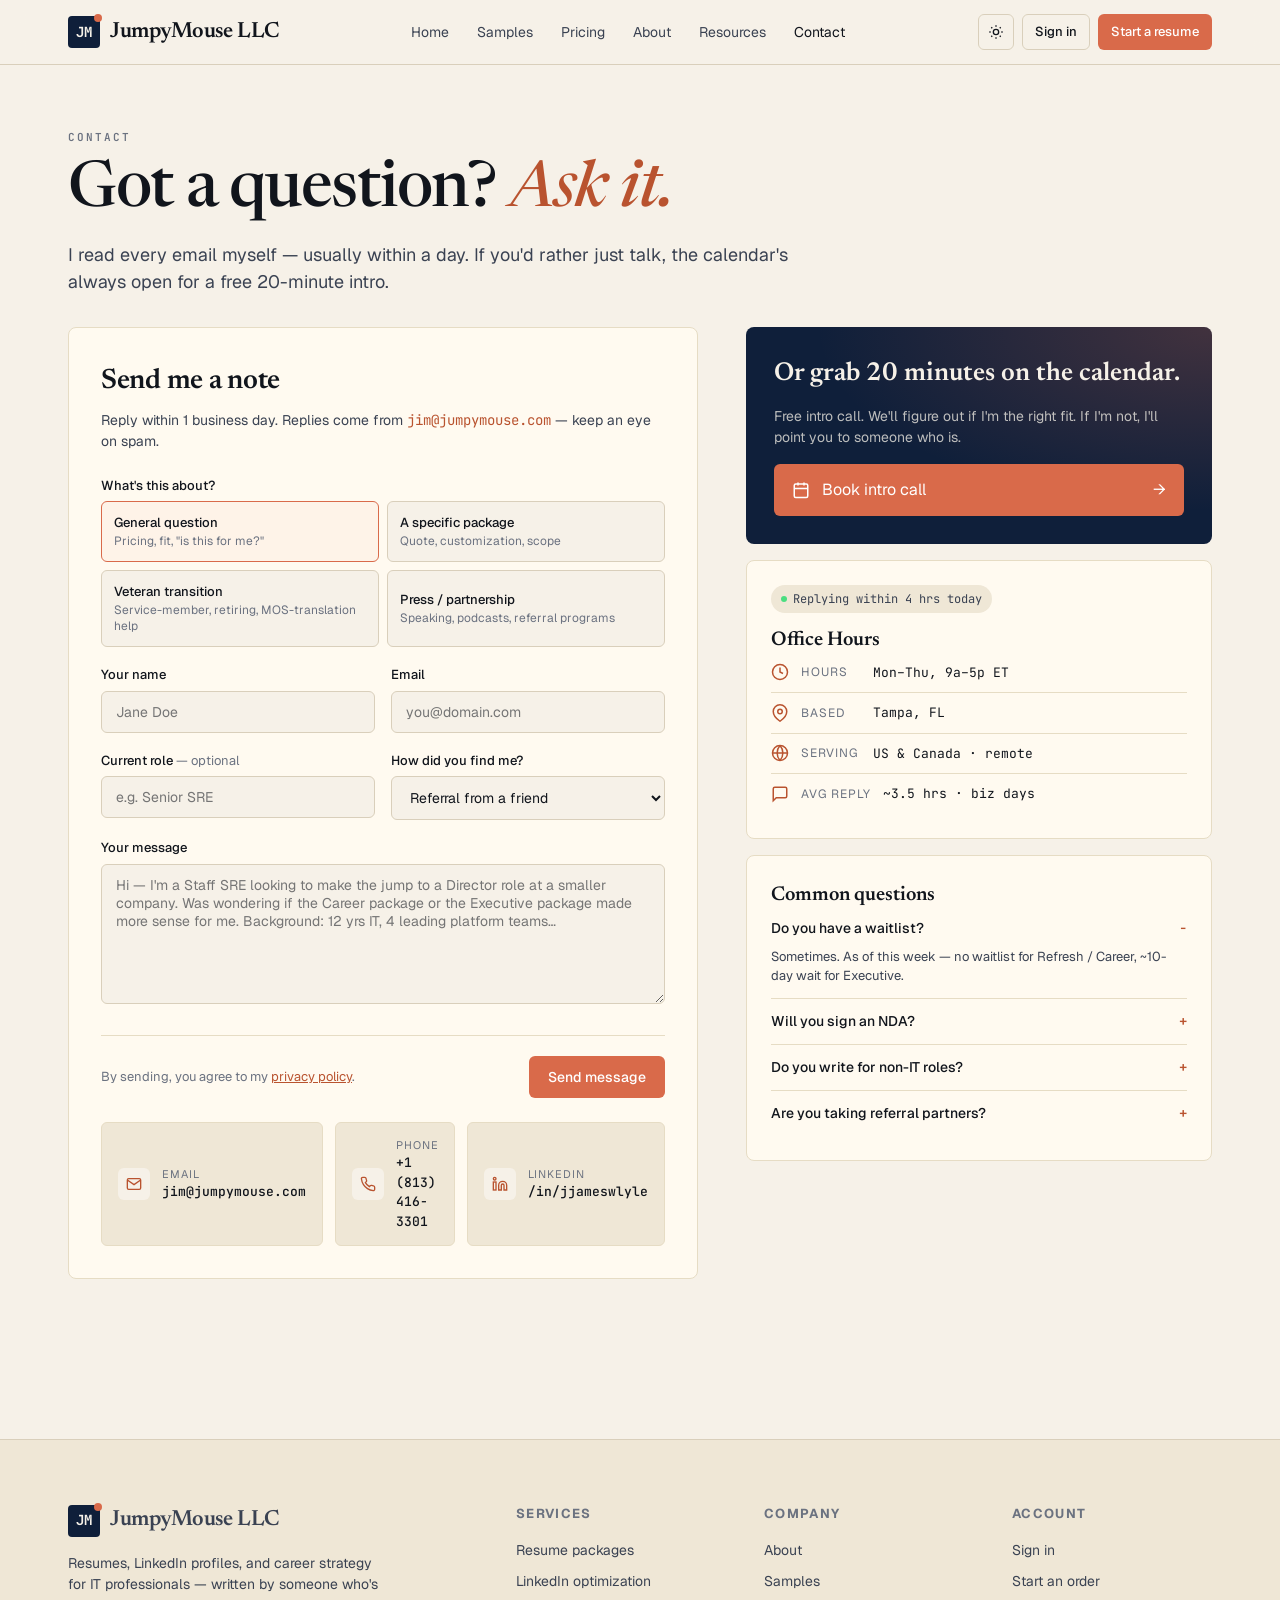
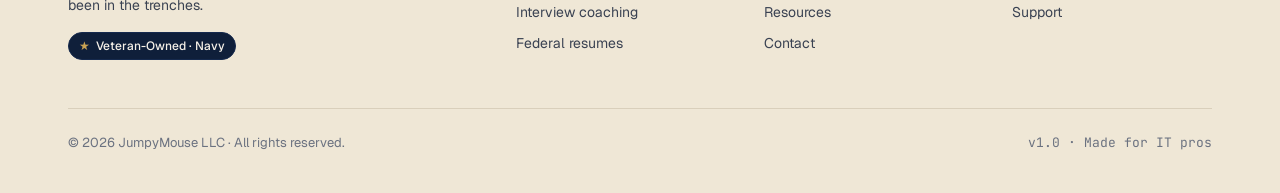
<file: contact.html>
<!DOCTYPE html>
<html lang="en" data-theme="light">
<head>
<meta charset="UTF-8">
<meta name="viewport" content="width=device-width,initial-scale=1">
<title>Contact — JumpyMouse LLC</title>
<link rel="preconnect" href="https://fonts.googleapis.com">
<link rel="preconnect" href="https://fonts.gstatic.com" crossorigin>
<link href="https://fonts.googleapis.com/css2?family=Newsreader:ital,opsz,wght@0,6..72,400;0,6..72,500;0,6..72,600;0,6..72,700;1,6..72,500&family=Geist:wght@300;400;500;600;700&family=JetBrains+Mono:wght@400;500;600&display=swap" rel="stylesheet">
<link rel="stylesheet" href="styles.css">
<style>
.page-head { padding: 64px 0 32px; }
.page-head h1 { font-family: "Newsreader", serif; font-size: clamp(40px, 5vw, 64px); margin: 12px 0 16px; line-height: 1.05; letter-spacing: -.02em; font-weight: 500; }
.page-head h1 em { font-style: italic; color: var(--coral-2); }
[data-theme="dark"] .page-head h1 em { color: var(--coral); }
.page-head p { font-size: 18px; color: var(--ink-2); max-width: 60ch; margin: 0; }

.contact-grid { display: grid; grid-template-columns: 1.2fr 1fr; gap: 48px; padding-bottom: 80px; align-items: start; }
@media (max-width: 900px) { .contact-grid { grid-template-columns: 1fr; gap: 24px; } }

.form-card { background: var(--card); border: 1px solid var(--card-line); border-radius: 8px; padding: 32px; }
.form-card h2 { font-family: "Newsreader", serif; font-size: 28px; margin: 0 0 8px; font-weight: 600; letter-spacing: -.01em; }
.form-card .sub { color: var(--ink-2); font-size: 14px; margin: 0 0 24px; }

.field { margin-bottom: 18px; }
.field label { display: block; font-size: 13px; font-weight: 500; margin-bottom: 6px; }
.field input, .field select, .field textarea {
  width: 100%; padding: 11px 14px; border: 1px solid var(--line); border-radius: 6px;
  background: var(--bg); color: var(--fg); font-size: 14px; font-family: inherit;
}
.field textarea { resize: vertical; min-height: 140px; }
.field input:focus, .field select:focus, .field textarea:focus { outline: none; border-color: var(--coral); }
.row-2-fields { display: grid; grid-template-columns: 1fr 1fr; gap: 16px; }
@media (max-width: 600px) { .row-2-fields { grid-template-columns: 1fr; } }

.topic-pick { display: grid; grid-template-columns: 1fr 1fr; gap: 8px; }
@media (max-width: 600px) { .topic-pick { grid-template-columns: 1fr; } }
.topic {
  padding: 12px; border: 1px solid var(--line); border-radius: 6px; cursor: pointer;
  font-size: 13px; background: var(--bg); transition: all .1s; font-family: inherit;
  text-align: left; color: var(--fg);
}
.topic:hover { border-color: var(--ink-2); }
.topic.selected { border-color: var(--coral); background: color-mix(in oklab, var(--coral) 5%, var(--card)); }
.topic .name { font-weight: 500; }
.topic .desc { color: var(--muted); font-size: 12px; margin-top: 2px; }

/* Side cards */
.side-stack { display: flex; flex-direction: column; gap: 16px; }
.side-card {
  background: var(--card); border: 1px solid var(--card-line);
  border-radius: 8px; padding: 24px;
}
.side-card h3 { font-family: "Newsreader", serif; font-size: 20px; margin: 0 0 8px; font-weight: 600; }
.side-card p { color: var(--ink-2); font-size: 14px; margin: 0 0 14px; line-height: 1.5; }
.side-card .pill { display: inline-flex; align-items: center; gap: 6px; padding: 5px 10px; background: var(--paper-2); border-radius: 100px; font-size: 12px; color: var(--ink-2); margin-bottom: 12px; font-family: "JetBrains Mono", monospace; }
[data-theme="dark"] .side-card .pill { background: var(--navy-100); }
.side-card .pill .dot { width: 6px; height: 6px; border-radius: 50%; background: #4ade80; }

.contact-line { display: flex; gap: 12px; padding: 10px 0; border-top: 1px solid var(--card-line); align-items: center; font-size: 14px; }
.contact-line:first-of-type { border-top: 0; padding-top: 0; }
.contact-line .ic { width: 18px; height: 18px; color: var(--coral-2); flex-shrink: 0; }
[data-theme="dark"] .contact-line .ic { color: var(--coral); }
.contact-line .lbl { color: var(--muted); font-size: 12px; text-transform: uppercase; letter-spacing: .08em; min-width: 60px; }
.contact-line .val { font-family: "JetBrains Mono", monospace; font-size: 13px; }

.calendly {
  background: var(--navy-900); color: var(--paper);
  border-radius: 8px; padding: 28px;
  position: relative; overflow: hidden;
}
.calendly::before {
  content: ""; position: absolute; inset: 0;
  background: radial-gradient(ellipse at 100% 0%, rgba(217,106,74,.25), transparent 60%);
}
.calendly h3 { font-family: "Newsreader", serif; font-size: 26px; margin: 0 0 12px; font-weight: 600; position: relative; }
.calendly p { color: rgba(246,241,232,.75); font-size: 14px; margin: 0 0 16px; line-height: 1.5; position: relative; }
.calendly .calbtn {
  display: flex; gap: 12px; align-items: center; padding: 14px 18px;
  background: var(--coral); color: white; border-radius: 6px;
  position: relative; transition: all .15s;
}
.calendly .calbtn:hover { background: var(--coral-2); }
.calendly .calbtn .arrow { margin-left: auto; }

/* FAQ small */
.mini-faq { display: flex; flex-direction: column; }
.mini-faq details { border-top: 1px solid var(--card-line); padding: 12px 0; }
.mini-faq details:first-of-type { border-top: 0; padding-top: 0; }
.mini-faq summary { font-size: 14px; font-weight: 500; cursor: pointer; list-style: none; display: flex; justify-content: space-between; align-items: center; }
.mini-faq summary::-webkit-details-marker { display: none; }
.mini-faq summary::after { content: "+"; font-family: "JetBrains Mono", monospace; color: var(--coral-2); }
[data-theme="dark"] .mini-faq summary::after { color: var(--coral); }
.mini-faq details[open] summary::after { content: "−"; }
.mini-faq details p { color: var(--ink-2); font-size: 13px; margin: 8px 0 0; line-height: 1.5; }

/* Direct contact bar */
.direct-bar {
  display: grid; grid-template-columns: repeat(3, 1fr); gap: 12px;
  margin-top: 24px;
}
@media (max-width: 600px) { .direct-bar { grid-template-columns: 1fr; } }
.direct {
  display: flex; gap: 12px; align-items: center;
  padding: 14px 16px; background: var(--paper-2); border: 1px solid var(--card-line);
  border-radius: 6px;
}
[data-theme="dark"] .direct { background: var(--navy-100); }
.direct .ic { width: 32px; height: 32px; border-radius: 6px; background: var(--bg); display: grid; place-items: center; color: var(--coral-2); flex-shrink: 0; }
[data-theme="dark"] .direct .ic { color: var(--coral); }
.direct .info .lbl { font-size: 11px; color: var(--muted); text-transform: uppercase; letter-spacing: .08em; }
.direct .info .val { font-family: "JetBrains Mono", monospace; font-size: 13px; font-weight: 500; }
</style>
</head>
<body>
<div id="nav-mount"></div>

<main class="wrap">
  <section class="page-head">
    <div class="eyebrow">Contact</div>
    <h1>Got a question? <em>Ask it.</em></h1>
    <p>I read every email myself — usually within a day. If you'd rather just talk, the calendar's always open for a free 20-minute intro.</p>
  </section>

  <div class="contact-grid">
    <div class="form-card">
      <h2>Send me a note</h2>
      <p class="sub">Reply within 1 business day. Replies come from <span class="mono" style="color:var(--coral-2);">jim@jumpymouse.com</span> — keep an eye on spam.</p>

      <div class="field">
        <label>What's this about?</label>
        <div class="topic-pick" id="topics">
          <button class="topic selected" data-topic="general"><div class="name">General question</div><div class="desc">Pricing, fit, "is this for me?"</div></button>
          <button class="topic" data-topic="package"><div class="name">A specific package</div><div class="desc">Quote, customization, scope</div></button>
          <button class="topic" data-topic="veteran"><div class="name">Veteran transition</div><div class="desc">Service-member, retiring, MOS-translation help</div></button>
          <button class="topic" data-topic="press"><div class="name">Press / partnership</div><div class="desc">Speaking, podcasts, referral programs</div></button>
        </div>
      </div>

      <div class="row-2-fields">
        <div class="field">
          <label>Your name</label>
          <input type="text" placeholder="Jane Doe">
        </div>
        <div class="field">
          <label>Email</label>
          <input type="email" placeholder="you@domain.com">
        </div>
      </div>

      <div class="row-2-fields">
        <div class="field">
          <label>Current role <span style="color:var(--muted);font-weight:400;">— optional</span></label>
          <input type="text" placeholder="e.g. Senior SRE">
        </div>
        <div class="field">
          <label>How did you find me?</label>
          <select>
            <option>Referral from a friend</option>
            <option>LinkedIn / X</option>
            <option>Google search</option>
            <option>Veteran network</option>
            <option>A blog post</option>
            <option>Other</option>
          </select>
        </div>
      </div>

      <div class="field">
        <label>Your message</label>
        <textarea placeholder="Hi — I'm a Staff SRE looking to make the jump to a Director role at a smaller company. Was wondering if the Career package or the Executive package made more sense for me. Background: 12 yrs IT, 4 leading platform teams…"></textarea>
      </div>

      <div style="display:flex;justify-content:space-between;align-items:center;margin-top:24px;padding-top:20px;border-top:1px solid var(--card-line);">
        <span style="font-size:13px;color:var(--muted);">By sending, you agree to my <a href="#" style="color:var(--coral-2);text-decoration:underline;">privacy policy</a>.</span>
        <button class="btn btn-coral">Send message</button>
      </div>

      <div class="direct-bar">
        <div class="direct">
          <div class="ic"><svg width="16" height="16" viewBox="0 0 24 24" fill="none" stroke="currentColor" stroke-width="2"><path d="M4 4h16c1.1 0 2 .9 2 2v12c0 1.1-.9 2-2 2H4c-1.1 0-2-.9-2-2V6c0-1.1.9-2 2-2z"/><path d="m22 6-10 7L2 6"/></svg></div>
          <div class="info"><div class="lbl">Email</div><div class="val">jim@jumpymouse.com</div></div>
        </div>
        <div class="direct">
          <div class="ic"><svg width="16" height="16" viewBox="0 0 24 24" fill="none" stroke="currentColor" stroke-width="2"><path d="M22 16.92v3a2 2 0 0 1-2.18 2 19.79 19.79 0 0 1-8.63-3.07 19.5 19.5 0 0 1-6-6 19.79 19.79 0 0 1-3.07-8.67A2 2 0 0 1 4.11 2h3a2 2 0 0 1 2 1.72 12.84 12.84 0 0 0 .7 2.81 2 2 0 0 1-.45 2.11L8.09 9.91a16 16 0 0 0 6 6l1.27-1.27a2 2 0 0 1 2.11-.45 12.84 12.84 0 0 0 2.81.7A2 2 0 0 1 22 16.92z"/></svg></div>
          <div class="info"><div class="lbl">Phone</div><div class="val">+1 (813) 416-3301</div></div>
        </div>
        <div class="direct">
          <div class="ic"><svg width="16" height="16" viewBox="0 0 24 24" fill="none" stroke="currentColor" stroke-width="2"><path d="M16 8a6 6 0 0 1 6 6v7h-4v-7a2 2 0 0 0-4 0v7h-4v-7a6 6 0 0 1 6-6z"/><rect x="2" y="9" width="4" height="12"/><circle cx="4" cy="4" r="2"/></svg></div>
          <div class="info"><div class="lbl">LinkedIn</div><div class="val">/in/jjameswlyle</div></div>
        </div>
      </div>
    </div>

    <aside class="side-stack">
      <div class="calendly">
        <h3>Or grab 20 minutes on the calendar.</h3>
        <p>Free intro call. We'll figure out if I'm the right fit. If I'm not, I'll point you to someone who is.</p>
        <a href="#" class="calbtn">
          <svg width="18" height="18" viewBox="0 0 24 24" fill="none" stroke="currentColor" stroke-width="2"><rect x="3" y="4" width="18" height="18" rx="2"/><path d="M16 2v4M8 2v4M3 10h18"/></svg>
          Book intro call
          <span class="arrow">→</span>
        </a>
      </div>

      <div class="side-card">
        <span class="pill"><span class="dot"></span>Replying within 4 hrs today</span>
        <h3>Office Hours</h3>
        <div class="contact-line">
          <svg class="ic" viewBox="0 0 24 24" fill="none" stroke="currentColor" stroke-width="2"><circle cx="12" cy="12" r="10"/><path d="M12 6v6l4 2"/></svg>
          <span class="lbl">Hours</span>
          <span class="val">Mon–Thu, 9a–5p ET</span>
        </div>
        <div class="contact-line">
          <svg class="ic" viewBox="0 0 24 24" fill="none" stroke="currentColor" stroke-width="2"><path d="M21 10c0 7-9 13-9 13s-9-6-9-13a9 9 0 0 1 18 0z"/><circle cx="12" cy="10" r="3"/></svg>
          <span class="lbl">Based</span>
          <span class="val">Tampa, FL</span>
        </div>
        <div class="contact-line">
          <svg class="ic" viewBox="0 0 24 24" fill="none" stroke="currentColor" stroke-width="2"><circle cx="12" cy="12" r="10"/><path d="M2 12h20M12 2a15 15 0 0 1 0 20M12 2a15 15 0 0 0 0 20"/></svg>
          <span class="lbl">Serving</span>
          <span class="val">US & Canada · remote</span>
        </div>
        <div class="contact-line">
          <svg class="ic" viewBox="0 0 24 24" fill="none" stroke="currentColor" stroke-width="2"><path d="M21 15a2 2 0 0 1-2 2H7l-4 4V5a2 2 0 0 1 2-2h14a2 2 0 0 1 2 2z"/></svg>
          <span class="lbl">Avg reply</span>
          <span class="val">~3.5 hrs · biz days</span>
        </div>
      </div>

      <div class="side-card">
        <h3>Common questions</h3>
        <div class="mini-faq">
          <details open>
            <summary>Do you have a waitlist?</summary>
            <p>Sometimes. As of this week — no waitlist for Refresh / Career, ~10-day wait for Executive.</p>
          </details>
          <details>
            <summary>Will you sign an NDA?</summary>
            <p>Yes — I keep a mutual NDA on file and will counter-sign yours within 24 hrs.</p>
          </details>
          <details>
            <summary>Do you write for non-IT roles?</summary>
            <p>No. I'd be a worse fit than a generalist. Happy to refer.</p>
          </details>
          <details>
            <summary>Are you taking referral partners?</summary>
            <p>Yes — 10% on the first engagement. Email "press / partnership" above.</p>
          </details>
        </div>
      </div>
    </aside>
  </div>
</main>

<div id="footer-mount"></div>
<script src="partials.js"></script>
<script>
  renderShell('contact.html');
  document.querySelectorAll('.topic').forEach(t => t.addEventListener('click', () => {
    document.querySelectorAll('.topic').forEach(x => x.classList.remove('selected'));
    t.classList.add('selected');
  }));
</script>
</body>
</html>
</file>
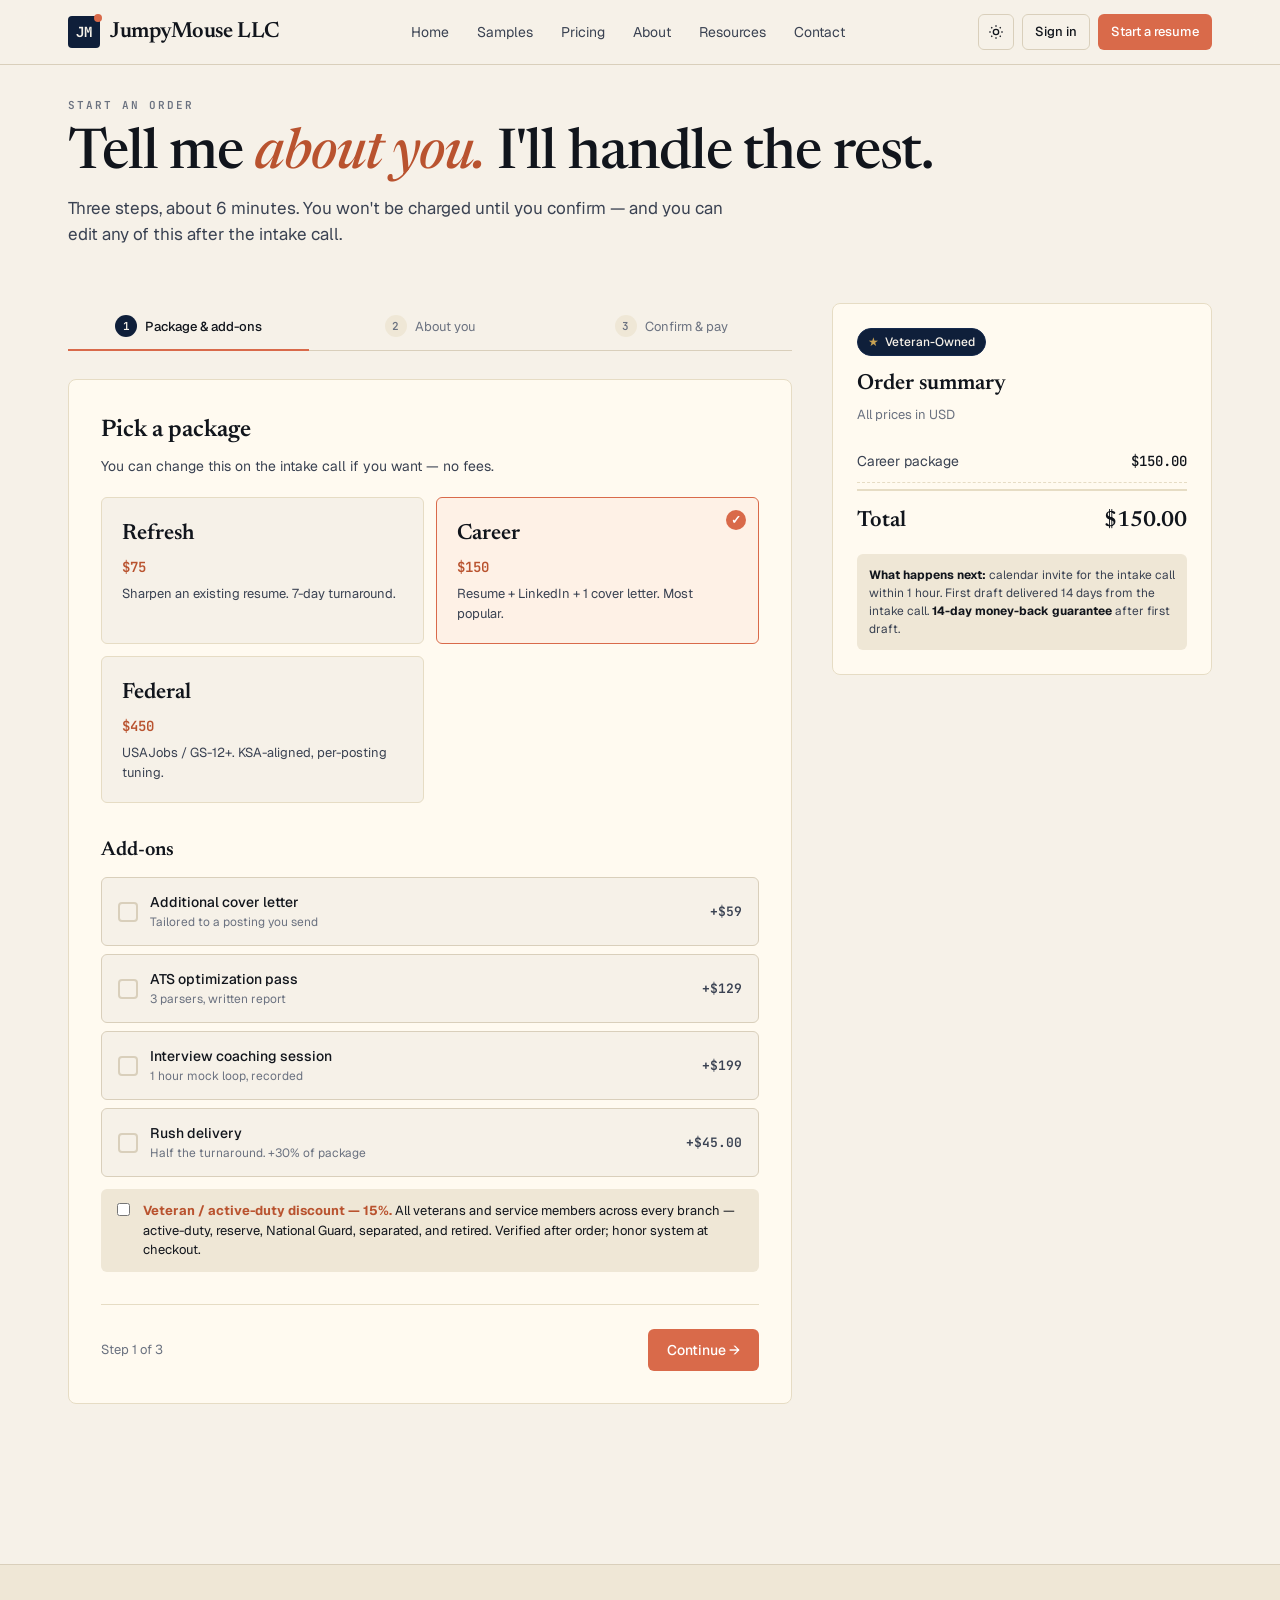
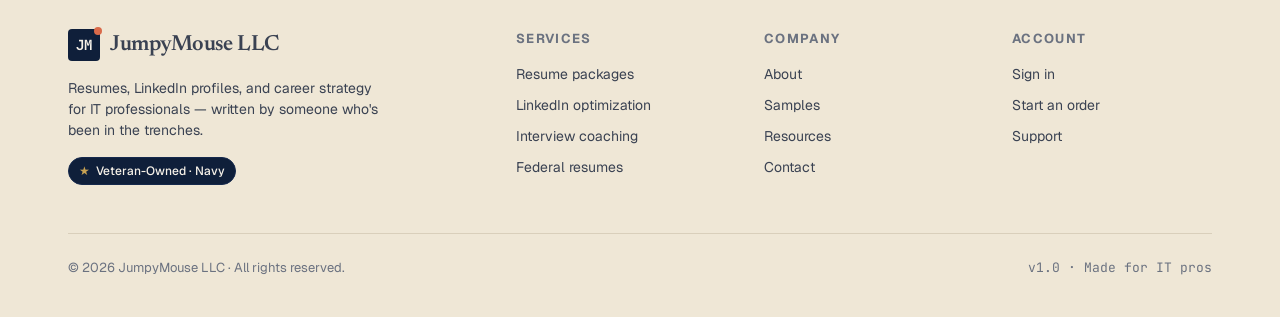
<file: order.html>
<!DOCTYPE html>
<html lang="en" data-theme="light">
<head>
<meta charset="UTF-8">
<meta name="viewport" content="width=device-width,initial-scale=1">
<title>Start an order — JumpyMouse LLC</title>
<link rel="preconnect" href="https://fonts.googleapis.com">
<link rel="preconnect" href="https://fonts.gstatic.com" crossorigin>
<link href="https://fonts.googleapis.com/css2?family=Newsreader:ital,opsz,wght@0,6..72,400;0,6..72,500;0,6..72,600;0,6..72,700;1,6..72,500&family=Geist:wght@300;400;500;600;700&family=JetBrains+Mono:wght@400;500;600&display=swap" rel="stylesheet">
<link rel="stylesheet" href="styles.css">
<style>
.order-shell { display: grid; grid-template-columns: 1fr 380px; gap: 40px; padding: 32px 0 80px; align-items: start; }
@media (max-width: 900px) { .order-shell { grid-template-columns: 1fr; } }

.order-head { padding: 32px 0 24px; }
.order-head h1 { font-family: "Newsreader", serif; font-size: clamp(36px, 4.5vw, 56px); margin: 12px 0 12px; line-height: 1.05; letter-spacing: -.02em; font-weight: 500; }
.order-head h1 em { font-style: italic; color: var(--coral-2); }
[data-theme="dark"] .order-head h1 em { color: var(--coral); }
.order-head p { color: var(--ink-2); margin: 0; font-size: 17px; max-width: 60ch; }

/* Stepper */
.stepper { display: flex; gap: 0; margin-bottom: 28px; border-bottom: 1px solid var(--line); }
.step-tab {
  flex: 1; padding: 12px 4px; text-align: center; font-size: 13px; color: var(--muted);
  border: 0; background: transparent; cursor: pointer; font-family: inherit;
  border-bottom: 2px solid transparent; margin-bottom: -1px;
  display: flex; align-items: center; justify-content: center; gap: 8px;
}
.step-tab .num { width: 22px; height: 22px; border-radius: 50%; background: var(--paper-2); display: grid; place-items: center; font-size: 11px; font-family: "JetBrains Mono", monospace; font-weight: 600; }
.step-tab.done .num { background: var(--coral); color: white; }
.step-tab.active { color: var(--fg); border-bottom-color: var(--coral); font-weight: 500; }
.step-tab.active .num { background: var(--navy-900); color: var(--paper); }
[data-theme="dark"] .step-tab .num { background: var(--navy-100); }

.form-card { background: var(--card); border: 1px solid var(--card-line); border-radius: 8px; padding: 32px; }

/* Tier picker */
.tier-pick { display: grid; grid-template-columns: repeat(2, 1fr); gap: 12px; margin-bottom: 32px; }
@media (max-width: 600px) { .tier-pick { grid-template-columns: 1fr; } }
.tier-card {
  padding: 20px; border: 1px solid var(--card-line); border-radius: 6px;
  background: var(--bg); cursor: pointer; transition: all .15s;
  display: flex; flex-direction: column; gap: 6px; position: relative;
}
.tier-card:hover { border-color: var(--coral); }
.tier-card.selected { border-color: var(--coral); background: color-mix(in oklab, var(--coral) 6%, var(--card)); }
.tier-card.selected::after { content: "✓"; position: absolute; top: 12px; right: 12px; width: 20px; height: 20px; background: var(--coral); color: white; border-radius: 50%; display: grid; place-items: center; font-size: 12px; font-weight: 700; }
.tier-card .name { font-family: "Newsreader", serif; font-size: 22px; font-weight: 600; }
.tier-card .price { font-family: "JetBrains Mono", monospace; font-size: 14px; color: var(--coral-2); font-weight: 600; }
[data-theme="dark"] .tier-card .price { color: var(--coral); }
.tier-card .desc { font-size: 13px; color: var(--ink-2); }

/* Form fields */
.field { margin-bottom: 20px; }
.field label { display: block; font-size: 13px; font-weight: 500; margin-bottom: 6px; }
.field .hint { font-size: 12px; color: var(--muted); margin-top: 4px; }
.field input, .field select, .field textarea {
  width: 100%; padding: 11px 14px; border: 1px solid var(--line); border-radius: 6px;
  background: var(--bg); color: var(--fg); font-size: 14px; font-family: inherit;
}
.field textarea { resize: vertical; min-height: 100px; }
.field input:focus, .field select:focus, .field textarea:focus { outline: none; border-color: var(--coral); }

.row-2-fields { display: grid; grid-template-columns: 1fr 1fr; gap: 16px; }
@media (max-width: 600px) { .row-2-fields { grid-template-columns: 1fr; } }

/* Add-ons */
.addon-pick { display: grid; grid-template-columns: 1fr; gap: 8px; }
.addon-pill {
  display: flex; gap: 12px; align-items: center;
  padding: 14px 16px; border: 1px solid var(--line); border-radius: 6px;
  background: var(--bg); cursor: pointer; transition: all .1s;
}
.addon-pill:hover { border-color: var(--ink-2); }
.addon-pill.checked { border-color: var(--coral); background: color-mix(in oklab, var(--coral) 5%, var(--card)); }
.addon-pill .check {
  width: 20px; height: 20px; border-radius: 4px; border: 2px solid var(--line);
  display: grid; place-items: center; flex-shrink: 0; transition: all .1s;
  font-size: 12px; color: white;
}
.addon-pill.checked .check { background: var(--coral); border-color: var(--coral); }
.addon-pill.checked .check::after { content: "✓"; font-weight: 700; }
.addon-pill .info { flex: 1; }
.addon-pill .info .name { font-weight: 500; font-size: 14px; }
.addon-pill .info .desc { font-size: 12px; color: var(--muted); }
.addon-pill .price { font-family: "JetBrains Mono", monospace; font-size: 13px; font-weight: 600; color: var(--ink-2); }

.checkbox-row {
  display: flex; gap: 10px; align-items: flex-start; padding: 12px;
  background: var(--paper-2); border-radius: 6px; margin-top: 12px;
}
[data-theme="dark"] .checkbox-row { background: var(--navy-100); }
.checkbox-row input { margin-top: 2px; }
.checkbox-row label { font-size: 13px; line-height: 1.5; cursor: pointer; }
.checkbox-row strong { color: var(--coral-2); }
[data-theme="dark"] .checkbox-row strong { color: var(--coral); }

/* Form actions */
.form-nav { display: flex; justify-content: space-between; align-items: center; margin-top: 32px; padding-top: 24px; border-top: 1px solid var(--card-line); }

/* Summary card */
.summary {
  background: var(--card); border: 1px solid var(--card-line);
  border-radius: 8px; padding: 24px; position: sticky; top: 80px;
}
.summary h3 { font-family: "Newsreader", serif; font-size: 22px; margin: 0 0 4px; font-weight: 600; }
.summary .sub { font-size: 13px; color: var(--muted); margin-bottom: 16px; }
.summary .item { display: flex; justify-content: space-between; padding: 10px 0; border-bottom: 1px dashed var(--card-line); font-size: 14px; }
.summary .item .name { color: var(--ink-2); }
.summary .item .price { font-family: "JetBrains Mono", monospace; font-weight: 500; }
.summary .item.discount .price { color: var(--coral-2); }
[data-theme="dark"] .summary .item.discount .price { color: var(--coral); }
.summary .total { display: flex; justify-content: space-between; padding-top: 14px; margin-top: 6px; font-family: "Newsreader", serif; font-size: 22px; font-weight: 600; border-top: 2px solid var(--card-line); }
.summary .pay-info { margin-top: 16px; padding: 12px; background: var(--paper-2); border-radius: 6px; font-size: 12px; color: var(--ink-2); line-height: 1.5; }
[data-theme="dark"] .summary .pay-info { background: var(--navy-100); }
.summary .pay-info strong { color: var(--fg); }
.summary .badges-row { display: flex; gap: 6px; flex-wrap: wrap; margin-bottom: 12px; }

/* Hidden steps */
.step-pane { display: none; }
.step-pane.active { display: block; }
</style>
</head>
<body>
<div id="nav-mount"></div>

<main class="wrap">
  <div class="order-head">
    <div class="eyebrow">Start an order</div>
    <h1>Tell me <em>about you.</em> I'll handle the rest.</h1>
    <p>Three steps, about 6 minutes. You won't be charged until you confirm — and you can edit any of this after the intake call.</p>
  </div>

  <div class="order-shell">
    <div>
      <div class="stepper">
        <button class="step-tab active" data-step="1"><span class="num">1</span>Package & add-ons</button>
        <button class="step-tab" data-step="2"><span class="num">2</span>About you</button>
        <button class="step-tab" data-step="3"><span class="num">3</span>Confirm & pay</button>
      </div>

      <div class="form-card">
        <!-- STEP 1 -->
        <div class="step-pane active" data-pane="1">
          <h2 style="font-family:'Newsreader',serif;font-size:24px;margin:0 0 8px;font-weight:600;">Pick a package</h2>
          <p style="color:var(--ink-2);font-size:14px;margin:0 0 20px;">You can change this on the intake call if you want — no fees.</p>

          <div class="tier-pick" id="tier-pick">
            <div class="tier-card" data-tier="refresh" data-price="75">
              <div class="name">Refresh</div>
              <div class="price">$75</div>
              <div class="desc">Sharpen an existing resume. 7-day turnaround.</div>
            </div>
            <div class="tier-card selected" data-tier="career" data-price="150">
              <div class="name">Career</div>
              <div class="price">$150</div>
              <div class="desc">Resume + LinkedIn + 1 cover letter. Most popular.</div>
            </div>
            <div class="tier-card" data-tier="federal" data-price="450">
              <div class="name">Federal</div>
              <div class="price">$450</div>
              <div class="desc">USAJobs / GS-12+. KSA-aligned, per-posting tuning.</div>
            </div>
          </div>

          <h3 style="font-family:'Newsreader',serif;font-size:20px;margin:24px 0 12px;font-weight:600;">Add-ons</h3>
          <div class="addon-pick" id="addons">
            <div class="addon-pill" data-addon="cover" data-price="59"><div class="check"></div>
              <div class="info"><div class="name">Additional cover letter</div><div class="desc">Tailored to a posting you send</div></div>
              <div class="price">+$59</div>
            </div>
            <div class="addon-pill" data-addon="ats" data-price="129"><div class="check"></div>
              <div class="info"><div class="name">ATS optimization pass</div><div class="desc">3 parsers, written report</div></div>
              <div class="price">+$129</div>
            </div>
            <div class="addon-pill" data-addon="interview" data-price="199"><div class="check"></div>
              <div class="info"><div class="name">Interview coaching session</div><div class="desc">1 hour mock loop, recorded</div></div>
              <div class="price">+$199</div>
            </div>
            <div class="addon-pill" data-addon="rush" data-price="0"><div class="check"></div>
              <div class="info"><div class="name">Rush delivery</div><div class="desc">Half the turnaround. +30% of package</div></div>
              <div class="price" id="rush-price">+$254.70</div>
            </div>
          </div>

          <div class="checkbox-row">
            <input type="checkbox" id="vet-discount">
            <label for="vet-discount"><strong>Veteran / active-duty discount — 15%.</strong> All veterans and service members across every branch — active-duty, reserve, National Guard, separated, and retired. Verified after order; honor system at checkout.</label>
          </div>

          <div class="form-nav">
            <span style="font-size:13px;color:var(--muted);">Step 1 of 3</span>
            <button class="btn btn-coral" onclick="goStep(2)">Continue →</button>
          </div>
        </div>

        <!-- STEP 2 -->
        <div class="step-pane" data-pane="2">
          <h2 style="font-family:'Newsreader',serif;font-size:24px;margin:0 0 8px;font-weight:600;">A bit about you</h2>
          <p style="color:var(--ink-2);font-size:14px;margin:0 0 20px;">The more you give me here, the better the intake call. Nothing is required — skip anything that's awkward to type and we'll cover it on the call.</p>

          <div class="row-2-fields">
            <div class="field"><label>Full name</label><input type="text" placeholder="Derek Kowalski"></div>
            <div class="field"><label>Email</label><input type="email" placeholder="you@domain.com"></div>
          </div>
          <div class="row-2-fields">
            <div class="field"><label>Phone (optional)</label><input type="tel" placeholder="+1 (555) 123-4567"></div>
            <div class="field"><label>Time zone</label>
              <select>
                <option>America/New_York (ET)</option>
                <option>America/Chicago (CT)</option>
                <option>America/Denver (MT)</option>
                <option>America/Los_Angeles (PT)</option>
                <option>Europe/London</option>
                <option>Other (tell me on the call)</option>
              </select>
            </div>
          </div>

          <div class="field">
            <label>Current LinkedIn URL <span style="color:var(--muted);font-weight:400;">— if you have one</span></label>
            <input type="url" placeholder="linkedin.com/in/yourname">
          </div>

          <div class="row-2-fields">
            <div class="field">
              <label>Current role</label>
              <input type="text" placeholder="e.g. Senior Backend Engineer">
            </div>
            <div class="field">
              <label>Years in IT</label>
              <select>
                <option>0–2 years</option>
                <option>3–5 years</option>
                <option>6–9 years</option>
                <option selected>10–14 years</option>
                <option>15–19 years</option>
                <option>20+ years</option>
              </select>
            </div>
          </div>

          <div class="field">
            <label>Target role(s) you're aiming at</label>
            <input type="text" placeholder="e.g. Staff SRE, Platform Eng, Director of Eng">
            <div class="hint">Comma-separated. Anything from one specific posting to a category.</div>
          </div>

          <div class="field">
            <label>What's the situation? <span style="color:var(--muted);font-weight:400;">— a couple sentences is plenty</span></label>
            <textarea placeholder="e.g. Been at the same company 8 years, ready to move; current resume is basically a list of bullet points; mostly applying to platform/SRE roles at $200–250k."></textarea>
          </div>

          <div class="row-2-fields">
            <div class="field">
              <label>How did you find me?</label>
              <select>
                <option>Referral from a friend</option>
                <option>LinkedIn / X</option>
                <option>Google search</option>
                <option>r/cscareerquestions / a forum</option>
                <option>Veteran network</option>
                <option>Other</option>
              </select>
            </div>
            <div class="field">
              <label>Need it by</label>
              <select>
                <option>No rush</option>
                <option>Within 30 days</option>
                <option>Within 14 days (rush)</option>
                <option>Within 7 days (rush + capacity check)</option>
              </select>
            </div>
          </div>

          <div class="form-nav">
            <button class="btn btn-ghost" onclick="goStep(1)">← Back</button>
            <button class="btn btn-coral" onclick="goStep(3)">Continue →</button>
          </div>
        </div>

        <!-- STEP 3 -->
        <div class="step-pane" data-pane="3">
          <h2 style="font-family:'Newsreader',serif;font-size:24px;margin:0 0 8px;font-weight:600;">Confirm & pay</h2>
          <p style="color:var(--ink-2);font-size:14px;margin:0 0 24px;">Card charged on submit. You'll get a calendar invite for the intake call within an hour.</p>

          <h3 style="font-family:'Newsreader',serif;font-size:18px;margin:0 0 12px;font-weight:600;">Payment plan</h3>
          <div class="tier-pick" style="grid-template-columns:1fr 1fr 1fr;">
            <div class="tier-card selected" data-plan="full">
              <div class="name" style="font-size:16px;">Pay in full</div>
              <div class="desc">Single charge today</div>
            </div>
            <div class="tier-card" data-plan="2pay">
              <div class="name" style="font-size:16px;">2-pay (50/50)</div>
              <div class="desc">No fee. Second pay at draft delivery.</div>
            </div>
            <div class="tier-card" data-plan="4pay">
              <div class="name" style="font-size:16px;">4-pay (Affirm)</div>
              <div class="desc">+4%. Fee waived for veterans.</div>
            </div>
          </div>

          <h3 style="font-family:'Newsreader',serif;font-size:18px;margin:24px 0 12px;font-weight:600;">Payment details</h3>
          <div class="field">
            <label>Card</label>
            <input type="text" placeholder="•••• •••• •••• 4242" value="4242 4242 4242 4242" style="font-family:'JetBrains Mono',monospace;">
          </div>
          <div class="row-2-fields">
            <div class="field"><label>Expiry</label><input type="text" placeholder="MM / YY" style="font-family:'JetBrains Mono',monospace;"></div>
            <div class="field"><label>CVC</label><input type="text" placeholder="123" style="font-family:'JetBrains Mono',monospace;"></div>
          </div>
          <div class="field">
            <label>Billing ZIP</label>
            <input type="text" placeholder="27601" style="max-width:160px;font-family:'JetBrains Mono',monospace;">
          </div>

          <div class="checkbox-row">
            <input type="checkbox" id="agree">
            <label for="agree">I've read the <a href="#" style="color:var(--coral-2);text-decoration:underline;">terms</a> and understand the <strong>14-day money-back window</strong> and the 2-revision-round limit on the Career package.</label>
          </div>

          <div class="form-nav">
            <button class="btn btn-ghost" onclick="goStep(2)">← Back</button>
            <button class="btn btn-coral btn-lg" onclick="alert('Demo only — no real charge. Confirmation flow stops here.')">Place order — <span id="final-amt">$150.00</span></button>
          </div>
        </div>
      </div>
    </div>

    <!-- Summary -->
    <aside class="summary">
      <div class="badges-row">
        <span class="badge badge-vet"><span class="star">★</span> Veteran-Owned</span>
      </div>
      <h3>Order summary</h3>
      <div class="sub">All prices in USD</div>
      <div id="line-items">
        <div class="item">
          <span class="name" id="tier-name">Career package</span>
          <span class="price" id="tier-price">$150.00</span>
        </div>
      </div>
      <div class="total">
        <span>Total</span>
        <span id="total-price">$150.00</span>
      </div>
      <div class="pay-info">
        <strong>What happens next:</strong> calendar invite for the intake call within 1 hour. First draft delivered <span id="ttd">14</span> days from the intake call. <strong>14-day money-back guarantee</strong> after first draft.
      </div>
    </aside>
  </div>
</main>

<div id="footer-mount"></div>
<script src="partials.js"></script>
<script>
  renderShell('order.html');

  // URL-based tier preselect
  const urlTier = new URLSearchParams(location.search).get('tier');
  if (urlTier) {
    document.querySelectorAll('.tier-card[data-tier]').forEach(c => c.classList.toggle('selected', c.dataset.tier === urlTier));
  }

  const TURNAROUND = { refresh: 7, career: 14, federal: 10 };
  const TIER_LABELS = { refresh: 'Refresh package', career: 'Career package', federal: 'Federal package' };
  const ADDON_LABELS = { cover: 'Additional cover letter', ats: 'ATS optimization', interview: 'Interview coaching', rush: 'Rush delivery' };

  function getSelectedTier() {
    const el = document.querySelector('.tier-card[data-tier].selected');
    return el ? { tier: el.dataset.tier, price: parseFloat(el.dataset.price) } : { tier: 'career', price: 150 };
  }

  function recompute() {
    const { tier, price } = getSelectedTier();
    const items = [{ name: TIER_LABELS[tier], price }];

    document.querySelectorAll('.addon-pill.checked').forEach(p => {
      let addonPrice = parseFloat(p.dataset.price);
      if (p.dataset.addon === 'rush') addonPrice = price * 0.30;
      items.push({ name: ADDON_LABELS[p.dataset.addon], price: addonPrice });
    });

    let subtotal = items.reduce((s, i) => s + i.price, 0);
    const vet = document.getElementById('vet-discount')?.checked;
    if (vet) {
      const disc = subtotal * 0.15;
      items.push({ name: 'Veteran discount (15%)', price: -disc, discount: true });
      subtotal -= disc;
    }

    document.getElementById('line-items').innerHTML = items.map(i => `
      <div class="item ${i.discount ? 'discount' : ''}">
        <span class="name">${i.name}</span>
        <span class="price">${i.price < 0 ? '−' : ''}$${Math.abs(i.price).toFixed(2)}</span>
      </div>
    `).join('');
    const total = `$${subtotal.toFixed(2)}`;
    document.getElementById('total-price').textContent = total;
    document.getElementById('final-amt').textContent = total;
    document.getElementById('ttd').textContent = TURNAROUND[tier];
    document.getElementById('rush-price').textContent = `+$${(price * 0.30).toFixed(2)}`;
  }

  document.querySelectorAll('.tier-card[data-tier]').forEach(c => c.addEventListener('click', () => {
    document.querySelectorAll('.tier-card[data-tier]').forEach(x => x.classList.remove('selected'));
    c.classList.add('selected');
    recompute();
  }));
  document.querySelectorAll('.tier-card[data-plan]').forEach(c => c.addEventListener('click', () => {
    document.querySelectorAll('.tier-card[data-plan]').forEach(x => x.classList.remove('selected'));
    c.classList.add('selected');
  }));
  document.querySelectorAll('.addon-pill').forEach(p => p.addEventListener('click', () => {
    p.classList.toggle('checked');
    recompute();
  }));
  document.getElementById('vet-discount').addEventListener('change', recompute);

  function goStep(n) {
    document.querySelectorAll('.step-tab').forEach(t => {
      const tn = parseInt(t.dataset.step);
      t.classList.toggle('active', tn === n);
      t.classList.toggle('done', tn < n);
    });
    document.querySelectorAll('.step-pane').forEach(p => p.classList.toggle('active', p.dataset.pane == n));
    window.scrollTo({ top: 0, behavior: 'smooth' });
  }
  document.querySelectorAll('.step-tab').forEach(t => t.addEventListener('click', () => goStep(parseInt(t.dataset.step))));

  recompute();
</script>
</body>
</html>
</file>
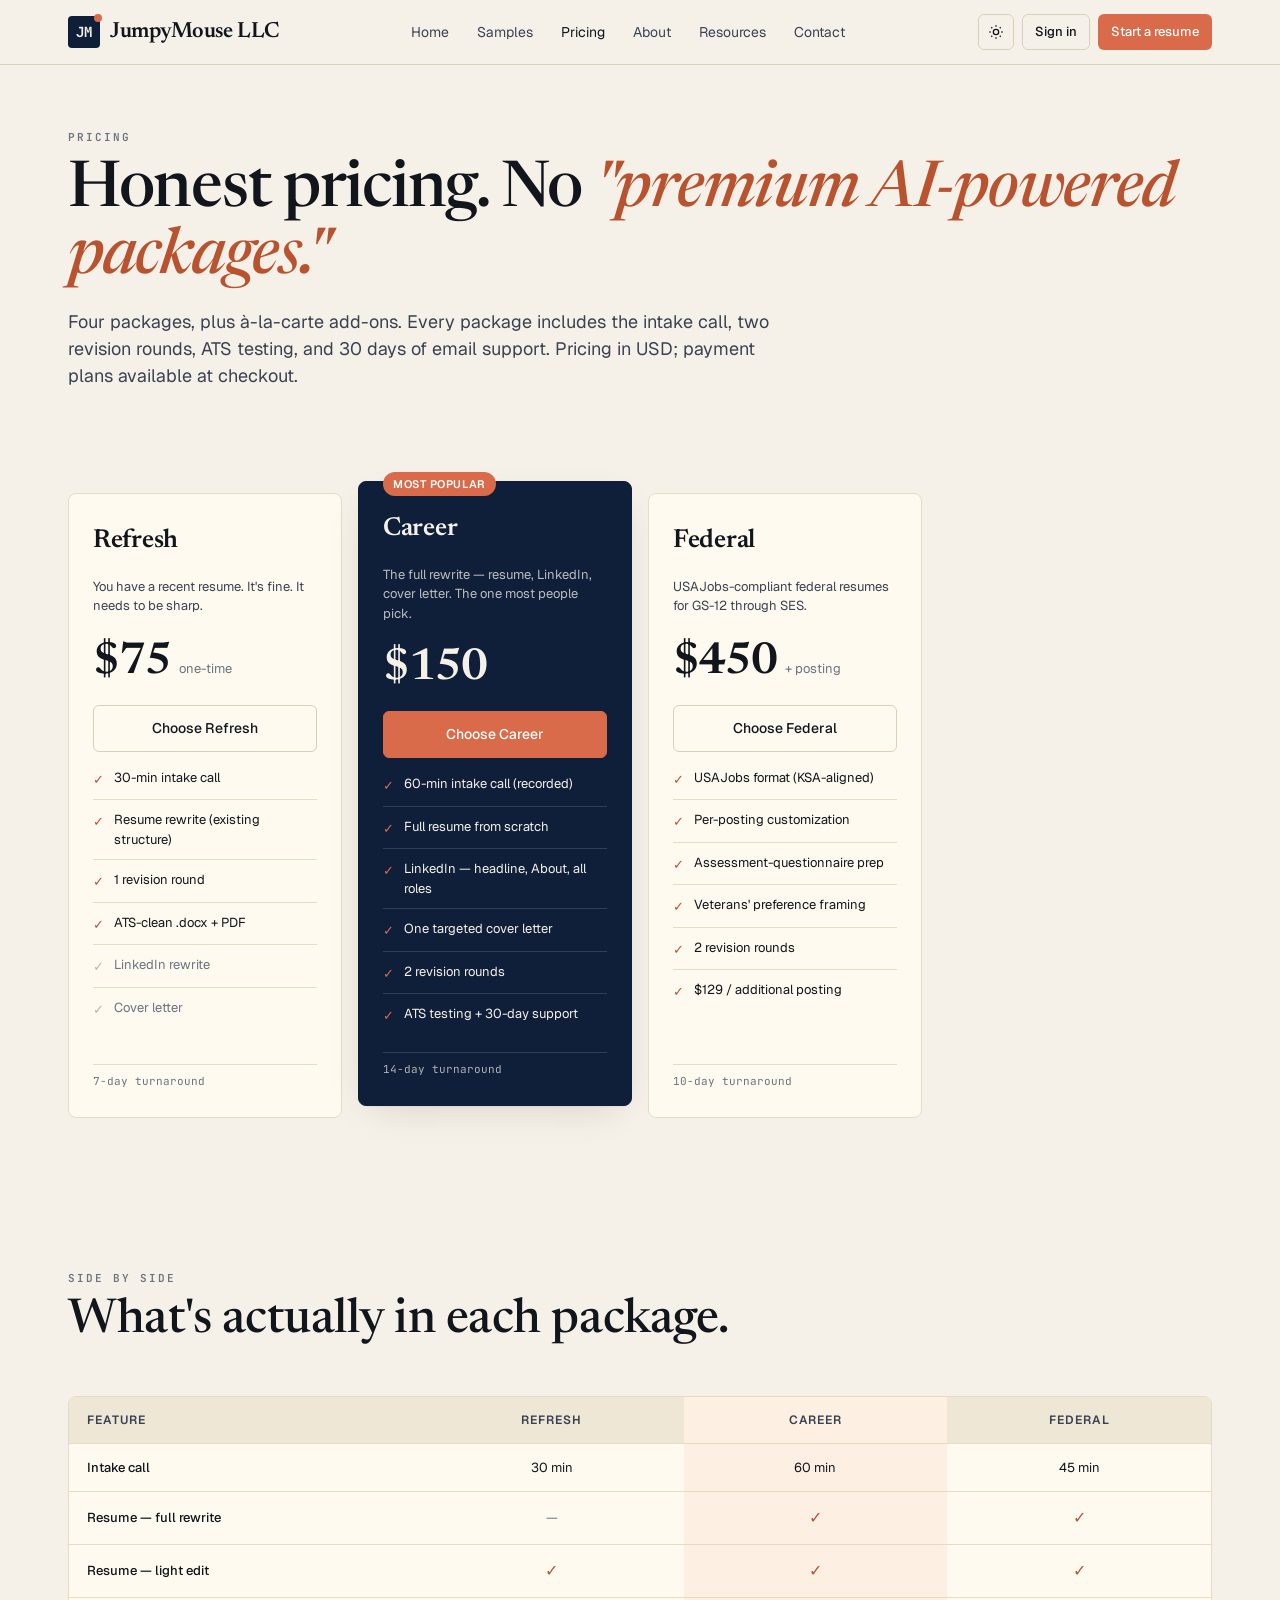
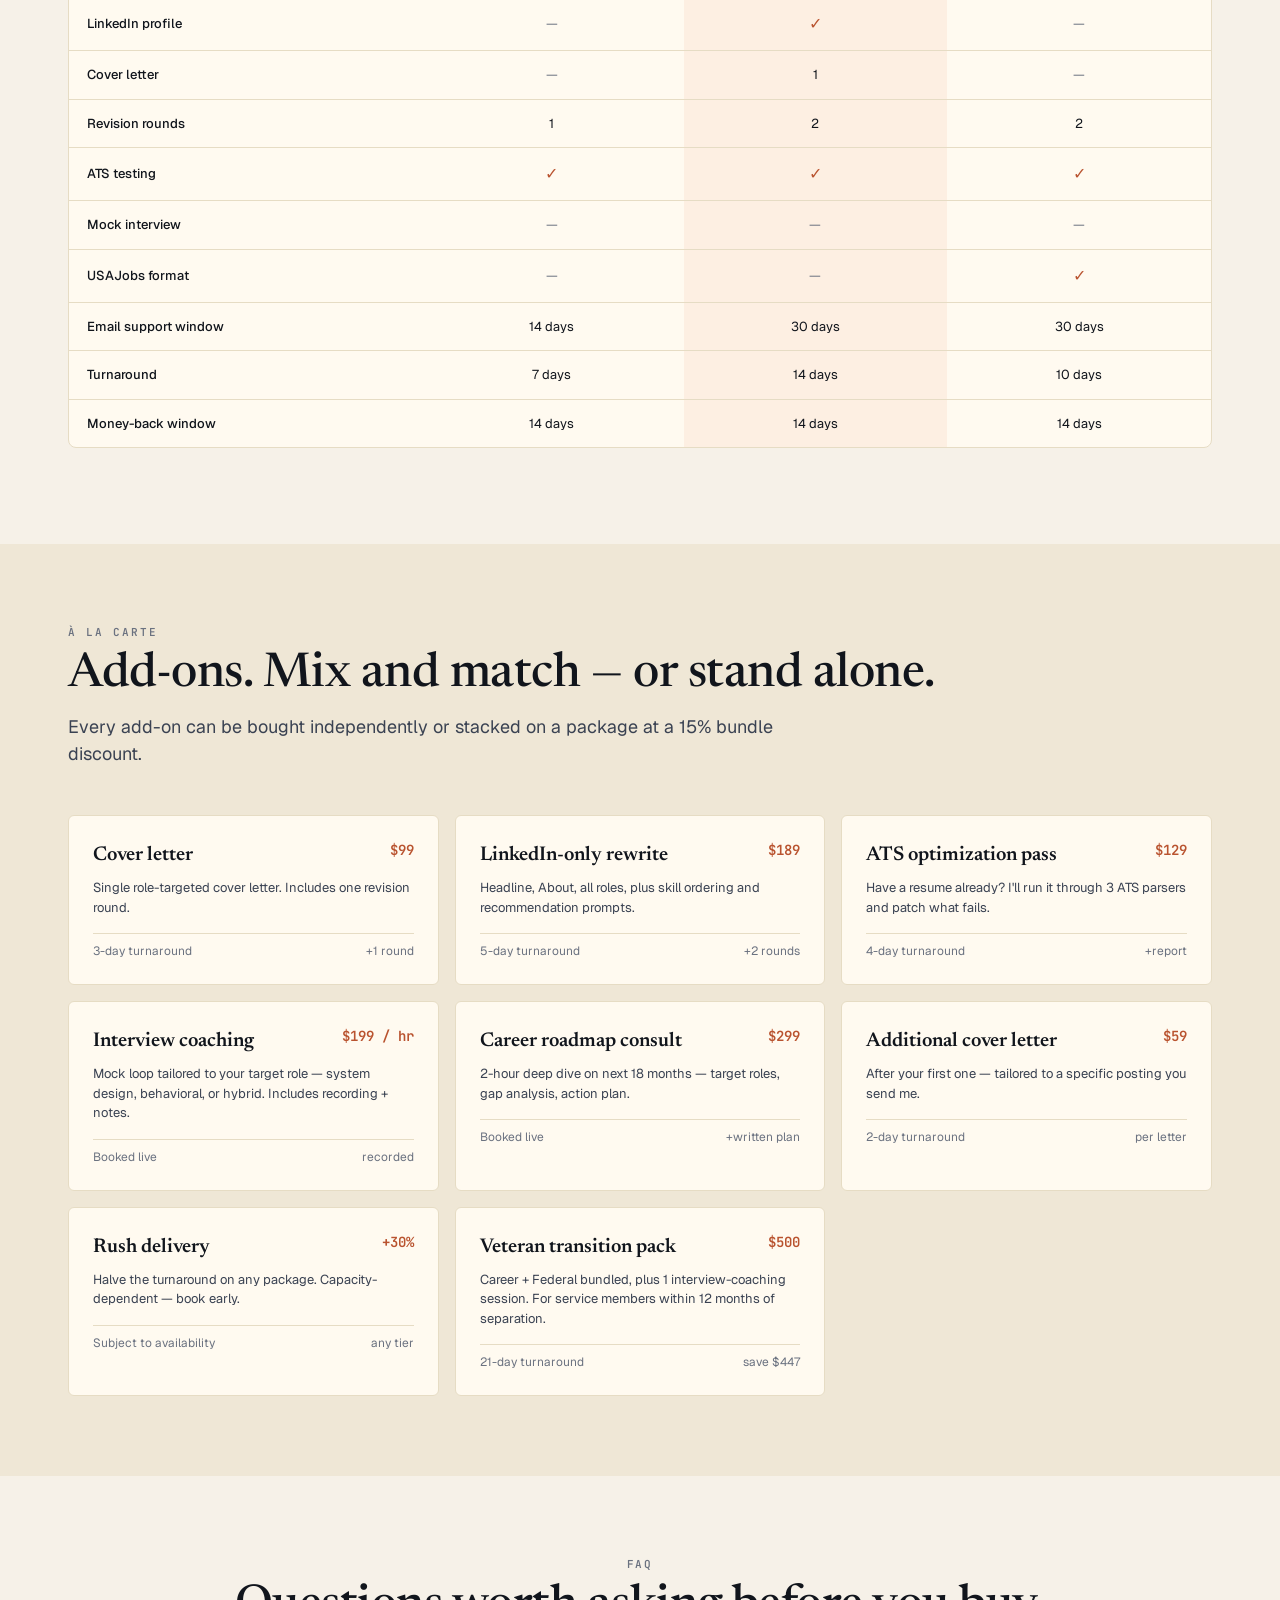
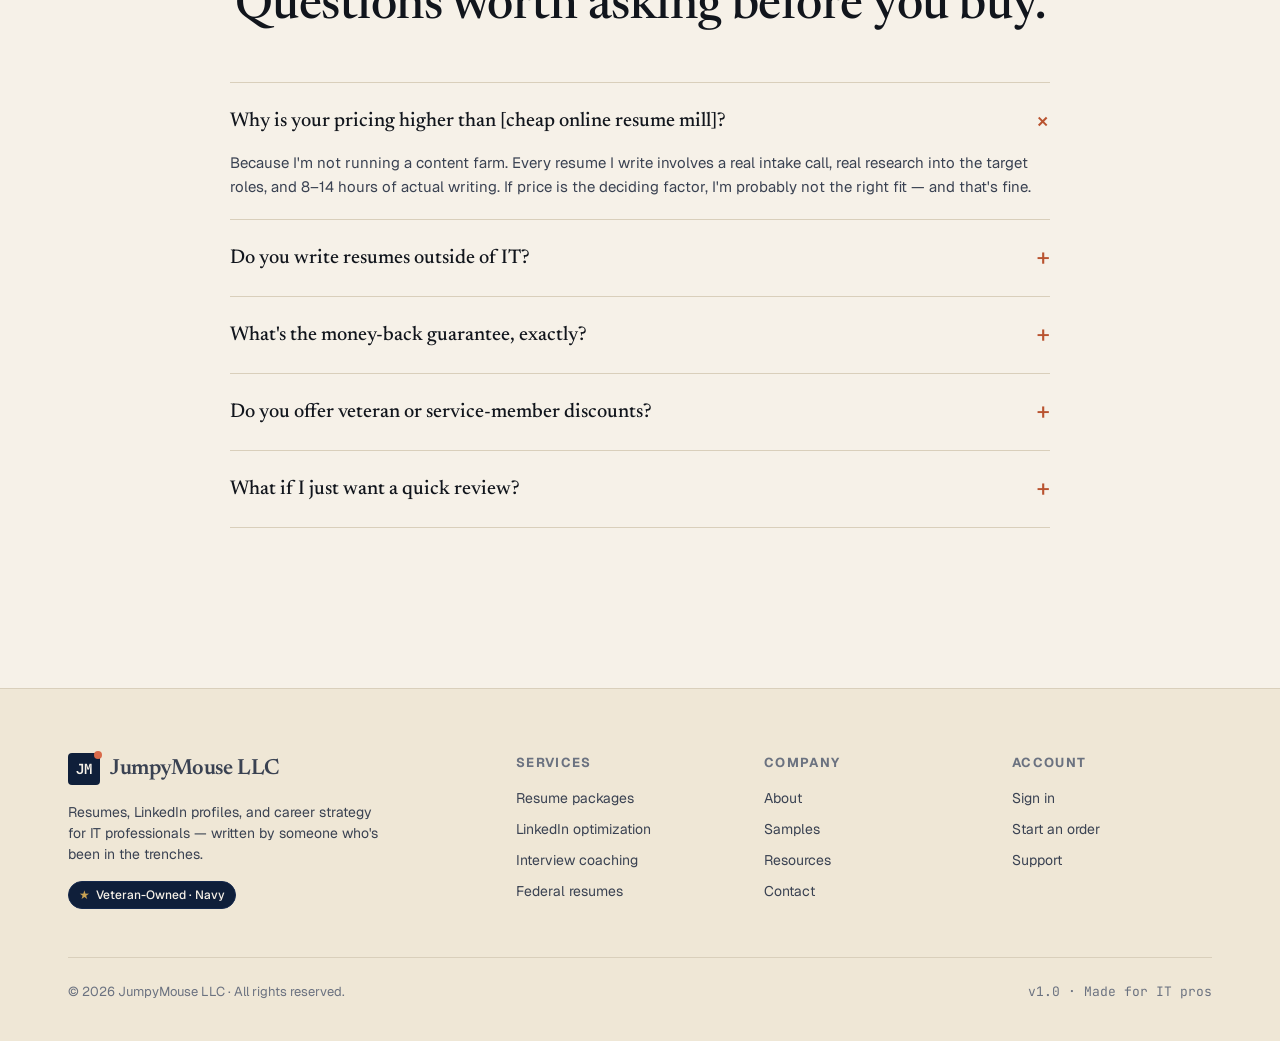
<file: pricing.html>
<!DOCTYPE html>
<html lang="en" data-theme="light">
<head>
<meta charset="UTF-8">
<meta name="viewport" content="width=device-width,initial-scale=1">
<title>Pricing — JumpyMouse LLC</title>
<link rel="preconnect" href="https://fonts.googleapis.com">
<link rel="preconnect" href="https://fonts.gstatic.com" crossorigin>
<link href="https://fonts.googleapis.com/css2?family=Newsreader:ital,opsz,wght@0,6..72,400;0,6..72,500;0,6..72,600;0,6..72,700;1,6..72,500&family=Geist:wght@300;400;500;600;700&family=JetBrains+Mono:wght@400;500;600&display=swap" rel="stylesheet">
<link rel="stylesheet" href="styles.css">
<style>
.page-head { padding: 64px 0 32px; }
.page-head h1 { font-family: "Newsreader", serif; font-size: clamp(40px, 5vw, 64px); margin: 12px 0 16px; line-height: 1.05; letter-spacing: -.02em; font-weight: 500; }
.page-head h1 em { font-style: italic; color: var(--coral-2); }
[data-theme="dark"] .page-head h1 em { color: var(--coral); }
.page-head p { font-size: 18px; color: var(--ink-2); max-width: 60ch; margin: 0; }

.tier-grid { display: grid; grid-template-columns: repeat(4, 1fr); gap: 16px; margin: 48px 0 24px; }
@media (max-width: 1100px) { .tier-grid { grid-template-columns: repeat(2, 1fr); } }
@media (max-width: 600px) { .tier-grid { grid-template-columns: 1fr; } }

.tier {
  background: var(--card); border: 1px solid var(--card-line);
  border-radius: 8px; padding: 28px 24px;
  display: flex; flex-direction: column; gap: 16px;
  position: relative;
}
.tier.featured {
  background: var(--navy-900); color: var(--paper);
  border-color: var(--navy-900);
  transform: translateY(-12px);
  box-shadow: var(--shadow);
}
.tier.featured .price-num, .tier.featured h2 { color: var(--paper); }
.tier.featured .price-old, .tier.featured .feat .desc { color: rgba(246,241,232,.7); }
.tier.featured .feat-row { border-color: rgba(246,241,232,.15); }
.tier.featured .tier-tag { background: var(--coral); color: white; }
.tier-tag {
  position: absolute; top: -10px; left: 24px;
  background: var(--coral); color: white;
  padding: 4px 10px; border-radius: 100px;
  font-size: 11px; font-weight: 600; letter-spacing: .05em; text-transform: uppercase;
}
.tier h2 { font-family: "Newsreader", serif; font-size: 26px; margin: 0; font-weight: 600; letter-spacing: -.01em; }
.tier .pitch { font-size: 13px; color: var(--ink-2); margin: 0; line-height: 1.5; min-height: 40px; }
.tier.featured .pitch { color: rgba(246,241,232,.75); }
.tier .price { display: flex; align-items: baseline; gap: 8px; padding: 8px 0 4px; }
.tier .price-num { font-family: "Newsreader", serif; font-size: 44px; font-weight: 600; letter-spacing: -.02em; line-height: 1; }
.tier .price-old { font-size: 14px; color: var(--muted); text-decoration: line-through; }
.tier .price-suffix { font-size: 13px; color: var(--muted); }
.tier .cta { display: block; text-align: center; padding: 12px; font-size: 14px; font-weight: 500; border-radius: var(--radius); border: 1px solid var(--line); transition: all .15s; }
.tier .cta:hover { border-color: var(--fg); background: var(--paper-2); }
.tier.featured .cta { background: var(--coral); border-color: var(--coral); color: white; }
.tier.featured .cta:hover { background: var(--coral-2); border-color: var(--coral-2); }
.tier ul { list-style: none; padding: 0; margin: 0; display: flex; flex-direction: column; gap: 0; }
.tier .feat-row { padding: 10px 0; border-top: 1px solid var(--card-line); display: flex; gap: 10px; align-items: flex-start; font-size: 13px; }
.tier .feat-row:first-child { border-top: 0; padding-top: 0; }
.tier .check { color: var(--coral-2); flex-shrink: 0; padding-top: 2px; }
.tier.featured .check { color: var(--coral); }
.tier .feat-row.dim { color: var(--muted); }
.tier .feat-row.dim .check { color: var(--muted); opacity: .5; }
.tier .ttd { font-family: "JetBrains Mono", monospace; font-size: 11px; color: var(--muted); padding-top: 8px; border-top: 1px solid var(--card-line); margin-top: auto; }

/* Compare table */
.compare {
  margin: 48px 0; background: var(--card); border: 1px solid var(--card-line);
  border-radius: 8px; overflow: hidden;
}
.compare table { width: 100%; border-collapse: collapse; }
.compare th, .compare td { padding: 14px 18px; text-align: left; font-size: 13px; border-bottom: 1px solid var(--card-line); }
.compare th { background: var(--paper-2); font-weight: 600; font-size: 12px; text-transform: uppercase; letter-spacing: .08em; color: var(--ink-2); }
[data-theme="dark"] .compare th { background: var(--navy-100); }
.compare td:first-child { font-weight: 500; }
.compare th:not(:first-child), .compare td:not(:first-child) { text-align: center; min-width: 130px; }
.compare .check { color: var(--coral-2); font-size: 16px; }
[data-theme="dark"] .compare .check { color: var(--coral); }
.compare .x { color: var(--muted); }
.compare .featured-col { background: color-mix(in oklab, var(--coral) 8%, var(--card)); }
.compare tr:last-child td { border-bottom: 0; }

/* Add-ons */
.addon-grid { display: grid; grid-template-columns: repeat(3, 1fr); gap: 16px; }
@media (max-width: 900px) { .addon-grid { grid-template-columns: 1fr 1fr; } }
@media (max-width: 600px) { .addon-grid { grid-template-columns: 1fr; } }
.addon { padding: 24px; background: var(--card); border: 1px solid var(--card-line); border-radius: var(--radius); display: flex; flex-direction: column; gap: 8px; }
.addon .top { display: flex; justify-content: space-between; align-items: flex-start; gap: 12px; }
.addon h3 { font-family: "Newsreader", serif; font-size: 20px; margin: 0; font-weight: 600; }
.addon .price { font-family: "JetBrains Mono", monospace; font-size: 14px; color: var(--coral-2); font-weight: 600; white-space: nowrap; }
[data-theme="dark"] .addon .price { color: var(--coral); }
.addon p { font-size: 13px; color: var(--ink-2); margin: 0; line-height: 1.5; }
.addon .meta { font-size: 12px; color: var(--muted); margin-top: 8px; padding-top: 8px; border-top: 1px solid var(--card-line); display: flex; justify-content: space-between; }

/* FAQ */
.faq { display: flex; flex-direction: column; gap: 0; max-width: 820px; margin: 0 auto; }
.faq details { border-bottom: 1px solid var(--line); padding: 20px 0; }
.faq details:first-of-type { border-top: 1px solid var(--line); }
.faq summary { font-family: "Newsreader", serif; font-size: 20px; font-weight: 500; cursor: pointer; list-style: none; display: flex; justify-content: space-between; gap: 16px; align-items: center; }
.faq summary::-webkit-details-marker { display: none; }
.faq summary::after { content: "+"; font-family: "JetBrains Mono", monospace; font-size: 24px; color: var(--coral-2); font-weight: 400; transition: transform .2s; }
[data-theme="dark"] .faq summary::after { color: var(--coral); }
.faq details[open] summary::after { transform: rotate(45deg); }
.faq details p { color: var(--ink-2); margin: 12px 0 0; font-size: 15px; line-height: 1.6; }
</style>
</head>
<body>
<div id="nav-mount"></div>

<main>
  <section class="page-head">
    <div class="wrap">
      <div class="eyebrow">Pricing</div>
      <h1>Honest pricing. No <em>"premium AI-powered packages."</em></h1>
      <p>Four packages, plus à-la-carte add-ons. Every package includes the intake call, two revision rounds, ATS testing, and 30 days of email support. Pricing in USD; payment plans available at checkout.</p>
    </div>
  </section>

  <section style="padding-top: 24px;">
    <div class="wrap">
      <div class="tier-grid">

        <div class="tier">
          <h2>Refresh</h2>
          <p class="pitch">You have a recent resume. It's fine. It needs to be sharp.</p>
          <div class="price">
            <span class="price-num">$75</span>
            <span class="price-suffix">one-time</span>
          </div>
          <a href="order.html?tier=refresh" class="cta">Choose Refresh</a>
          <ul>
            <li class="feat-row"><span class="check">✓</span><span>30-min intake call</span></li>
            <li class="feat-row"><span class="check">✓</span><span>Resume rewrite (existing structure)</span></li>
            <li class="feat-row"><span class="check">✓</span><span>1 revision round</span></li>
            <li class="feat-row"><span class="check">✓</span><span>ATS-clean .docx + PDF</span></li>
            <li class="feat-row dim"><span class="check">✓</span><span>LinkedIn rewrite</span></li>
            <li class="feat-row dim"><span class="check">✓</span><span>Cover letter</span></li>
          </ul>
          <div class="ttd">7-day turnaround</div>
        </div>

        <div class="tier featured">
          <span class="tier-tag">Most popular</span>
          <h2>Career</h2>
          <p class="pitch">The full rewrite — resume, LinkedIn, cover letter. The one most people pick.</p>
          <div class="price">
            <span class="price-num">$150</span>
          </div>
          <a href="order.html?tier=career" class="cta">Choose Career</a>
          <ul>
            <li class="feat-row"><span class="check">✓</span><span>60-min intake call (recorded)</span></li>
            <li class="feat-row"><span class="check">✓</span><span>Full resume from scratch</span></li>
            <li class="feat-row"><span class="check">✓</span><span>LinkedIn — headline, About, all roles</span></li>
            <li class="feat-row"><span class="check">✓</span><span>One targeted cover letter</span></li>
            <li class="feat-row"><span class="check">✓</span><span>2 revision rounds</span></li>
            <li class="feat-row"><span class="check">✓</span><span>ATS testing + 30-day support</span></li>
          </ul>
          <div class="ttd" style="border-color:rgba(246,241,232,.15);color:rgba(246,241,232,.7);">14-day turnaround</div>
        </div>

        <div class="tier">
          <h2>Federal</h2>
          <p class="pitch">USAJobs-compliant federal resumes for GS-12 through SES.</p>
          <div class="price">
            <span class="price-num">$450</span>
            <span class="price-suffix">+ posting</span>
          </div>
          <a href="order.html?tier=federal" class="cta">Choose Federal</a>
          <ul>
            <li class="feat-row"><span class="check">✓</span><span>USAJobs format (KSA-aligned)</span></li>
            <li class="feat-row"><span class="check">✓</span><span>Per-posting customization</span></li>
            <li class="feat-row"><span class="check">✓</span><span>Assessment-questionnaire prep</span></li>
            <li class="feat-row"><span class="check">✓</span><span>Veterans' preference framing</span></li>
            <li class="feat-row"><span class="check">✓</span><span>2 revision rounds</span></li>
            <li class="feat-row"><span class="check">✓</span><span>$129 / additional posting</span></li>
          </ul>
          <div class="ttd">10-day turnaround</div>
        </div>

      </div>
    </div>
  </section>

  <!-- Compare table -->
  <section class="tight">
    <div class="wrap">
      <div class="section-head">
        <div class="eyebrow">Side by side</div>
        <h2 class="serif">What's actually in each package.</h2>
      </div>
      <div class="compare">
        <table>
          <thead>
            <tr>
              <th>Feature</th>
              <th>Refresh</th>
              <th class="featured-col">Career</th>
              <th>Federal</th>
            </tr>
          </thead>
          <tbody>
            <tr><td>Intake call</td><td>30 min</td><td class="featured-col">60 min</td><td>45 min</td></tr>
            <tr><td>Resume — full rewrite</td><td><span class="x">—</span></td><td class="featured-col"><span class="check">✓</span></td><td><span class="check">✓</span></td></tr>
            <tr><td>Resume — light edit</td><td><span class="check">✓</span></td><td class="featured-col"><span class="check">✓</span></td><td><span class="check">✓</span></td></tr>
            <tr><td>LinkedIn profile</td><td><span class="x">—</span></td><td class="featured-col"><span class="check">✓</span></td><td><span class="x">—</span></td></tr>
            <tr><td>Cover letter</td><td><span class="x">—</span></td><td class="featured-col">1</td><td><span class="x">—</span></td></tr>
            <tr><td>Revision rounds</td><td>1</td><td class="featured-col">2</td><td>2</td></tr>
            <tr><td>ATS testing</td><td><span class="check">✓</span></td><td class="featured-col"><span class="check">✓</span></td><td><span class="check">✓</span></td></tr>
            <tr><td>Mock interview</td><td><span class="x">—</span></td><td class="featured-col"><span class="x">—</span></td><td><span class="x">—</span></td></tr>
            <tr><td>USAJobs format</td><td><span class="x">—</span></td><td class="featured-col"><span class="x">—</span></td><td><span class="check">✓</span></td></tr>
            <tr><td>Email support window</td><td>14 days</td><td class="featured-col">30 days</td><td>30 days</td></tr>
            <tr><td>Turnaround</td><td>7 days</td><td class="featured-col">14 days</td><td>10 days</td></tr>
            <tr><td>Money-back window</td><td>14 days</td><td class="featured-col">14 days</td><td>14 days</td></tr>
          </tbody>
        </table>
      </div>
    </div>
  </section>

  <!-- Add-ons -->
  <section style="background: var(--paper-2);">
    <div class="wrap">
      <div class="section-head">
        <div class="eyebrow">À la carte</div>
        <h2 class="serif">Add-ons. Mix and match — or stand alone.</h2>
        <p>Every add-on can be bought independently or stacked on a package at a 15% bundle discount.</p>
      </div>
      <div class="addon-grid">
        <div class="addon">
          <div class="top"><h3>Cover letter</h3><span class="price">$99</span></div>
          <p>Single role-targeted cover letter. Includes one revision round.</p>
          <div class="meta"><span>3-day turnaround</span><span>+1 round</span></div>
        </div>
        <div class="addon">
          <div class="top"><h3>LinkedIn-only rewrite</h3><span class="price">$189</span></div>
          <p>Headline, About, all roles, plus skill ordering and recommendation prompts.</p>
          <div class="meta"><span>5-day turnaround</span><span>+2 rounds</span></div>
        </div>
        <div class="addon">
          <div class="top"><h3>ATS optimization pass</h3><span class="price">$129</span></div>
          <p>Have a resume already? I'll run it through 3 ATS parsers and patch what fails.</p>
          <div class="meta"><span>4-day turnaround</span><span>+report</span></div>
        </div>
        <div class="addon">
          <div class="top"><h3>Interview coaching</h3><span class="price">$199 / hr</span></div>
          <p>Mock loop tailored to your target role — system design, behavioral, or hybrid. Includes recording + notes.</p>
          <div class="meta"><span>Booked live</span><span>recorded</span></div>
        </div>
        <div class="addon">
          <div class="top"><h3>Career roadmap consult</h3><span class="price">$299</span></div>
          <p>2-hour deep dive on next 18 months — target roles, gap analysis, action plan.</p>
          <div class="meta"><span>Booked live</span><span>+written plan</span></div>
        </div>
        <div class="addon">
          <div class="top"><h3>Additional cover letter</h3><span class="price">$59</span></div>
          <p>After your first one — tailored to a specific posting you send me.</p>
          <div class="meta"><span>2-day turnaround</span><span>per letter</span></div>
        </div>
        <div class="addon">
          <div class="top"><h3>Rush delivery</h3><span class="price">+30%</span></div>
          <p>Halve the turnaround on any package. Capacity-dependent — book early.</p>
          <div class="meta"><span>Subject to availability</span><span>any tier</span></div>
        </div>
        <div class="addon">
          <div class="top"><h3>Veteran transition pack</h3><span class="price">$500</span></div>
          <p>Career + Federal bundled, plus 1 interview-coaching session. For service members within 12 months of separation.</p>
          <div class="meta"><span>21-day turnaround</span><span>save $447</span></div>
        </div>
      </div>
    </div>
  </section>

  <!-- FAQ -->
  <section>
    <div class="wrap">
      <div class="section-head" style="text-align: center;">
        <div class="eyebrow">FAQ</div>
        <h2 class="serif" style="margin: 8px auto 12px;">Questions worth asking before you buy.</h2>
      </div>
      <div class="faq">
        <details open>
          <summary>Why is your pricing higher than [cheap online resume mill]?</summary>
          <p>Because I'm not running a content farm. Every resume I write involves a real intake call, real research into the target roles, and 8–14 hours of actual writing. If price is the deciding factor, I'm probably not the right fit — and that's fine.</p>
        </details>
        <details>
          <summary>Do you write resumes outside of IT?</summary>
          <p>No. I'm an IT lifer — Navy, Red Hat, 25 years on the inside. I'd be a worse fit than a generalist for, say, a marketing director. Stay in your lane is good advice for me too.</p>
        </details>
        <details>
          <summary>What's the money-back guarantee, exactly?</summary>
          <p>If after the intake call and first draft you don't think we're a fit, email me within 14 days of the draft delivery. Full refund — no questionnaires, no exit interview. I'd rather lose the sale than have a client who isn't getting value.</p>
        </details>
        <details>
          <summary>Do you offer veteran or service-member discounts?</summary>
          <p>Yes — 15% off any package for all veterans and service members across every branch: Army, Navy, Marine Corps, Air Force, Space Force, Coast Guard, and their reserve and National Guard components. Active-duty, separated, and retired — all qualify. Just check the box on the order form; I'll verify after.</p>
        </details>
        <details>
          <summary>What if I just want a quick review?</summary>
          <p>Skip the packages — book a 30-minute resume review for $99. I'll record it and email you a transcript with everything I'd change. No obligation to do more.</p>
        </details>
      </div>
    </div>
  </section>
</main>

<div id="footer-mount"></div>
<script src="partials.js"></script>
<script>renderShell('pricing.html');</script>
</body>
</html>
</file>
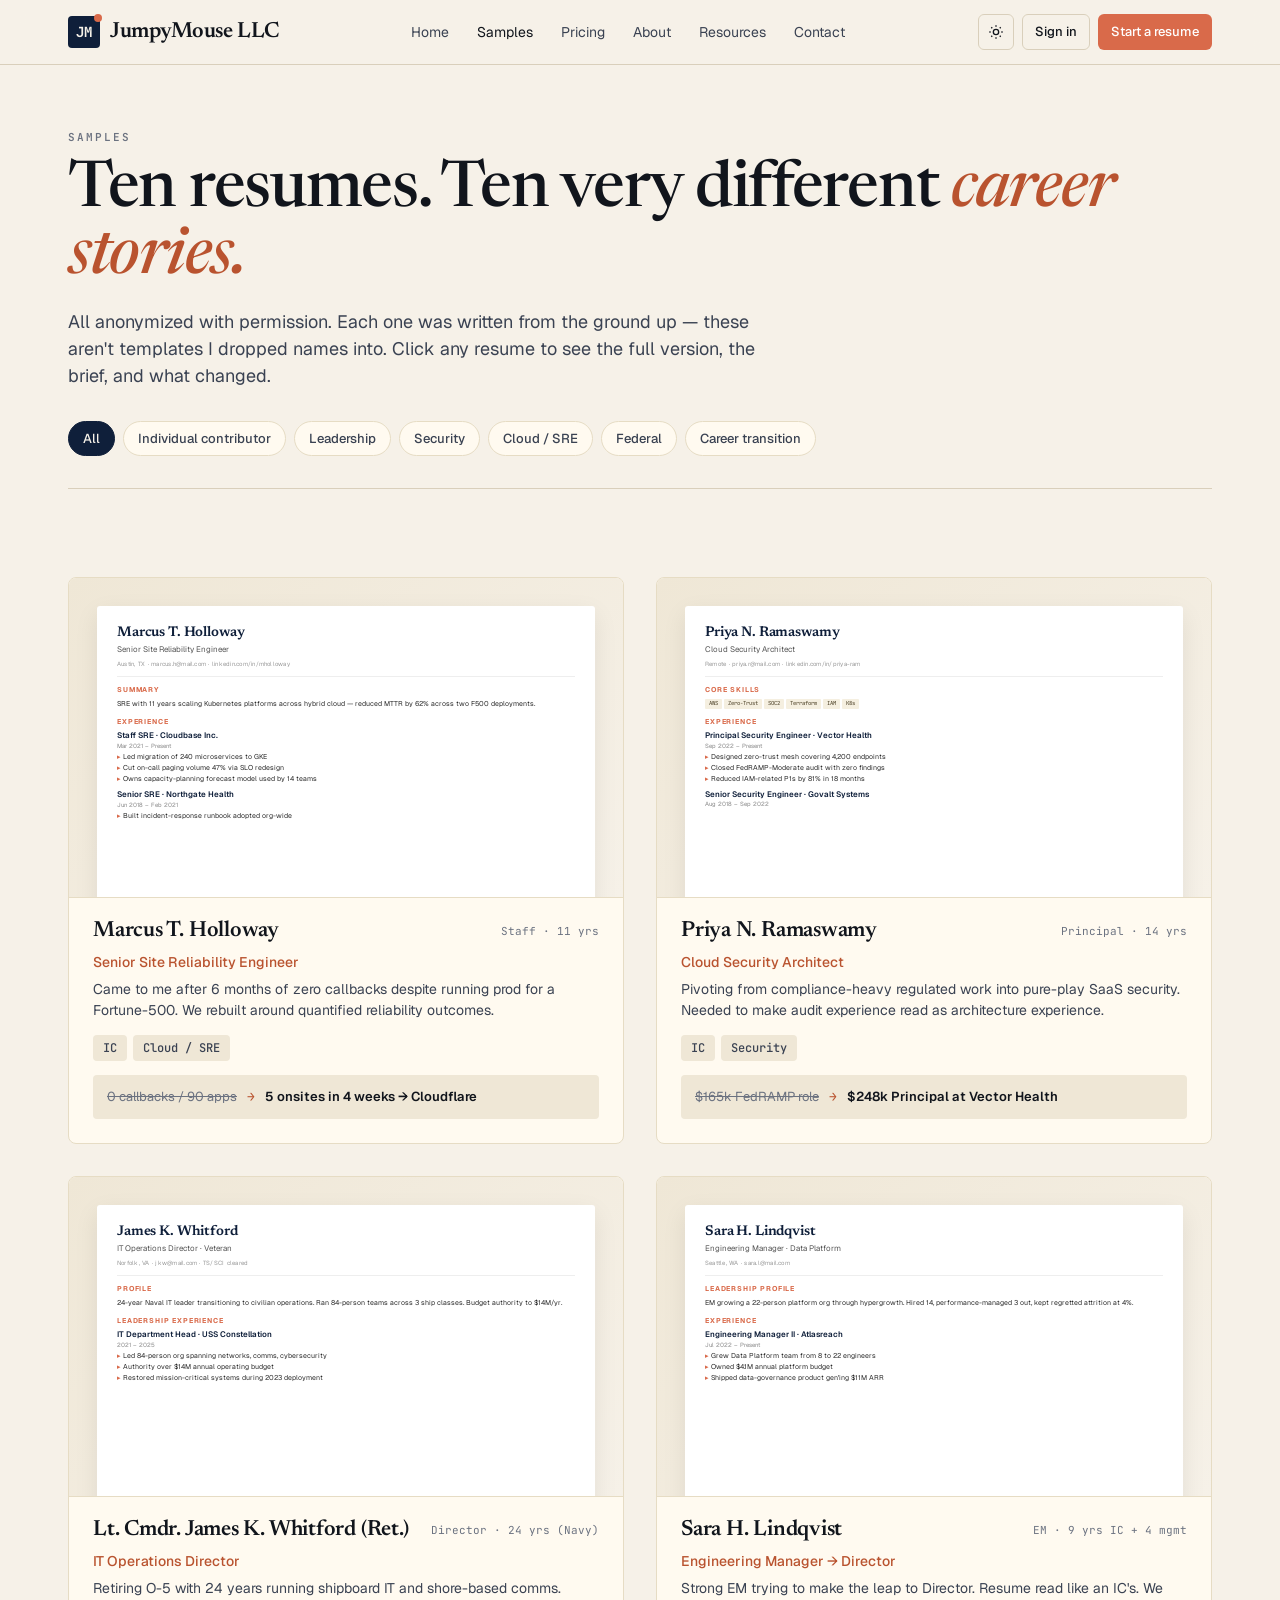
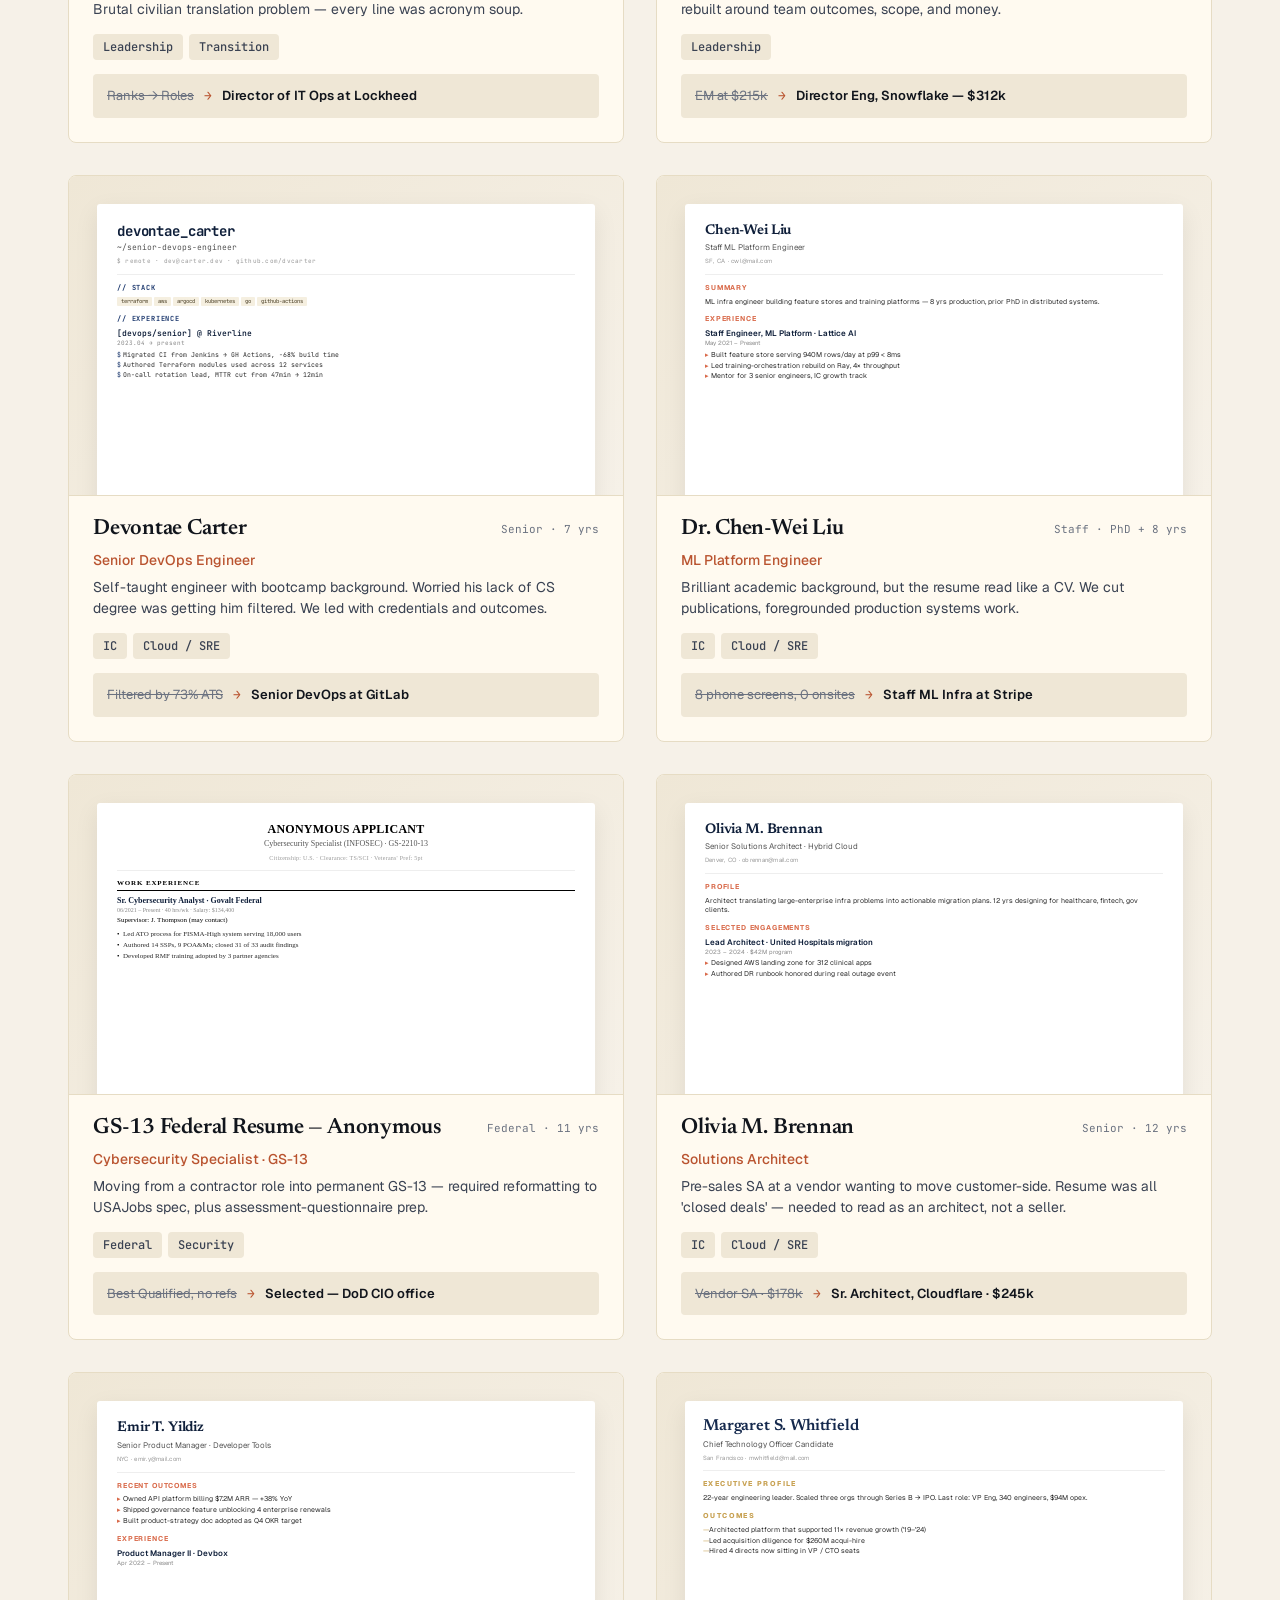
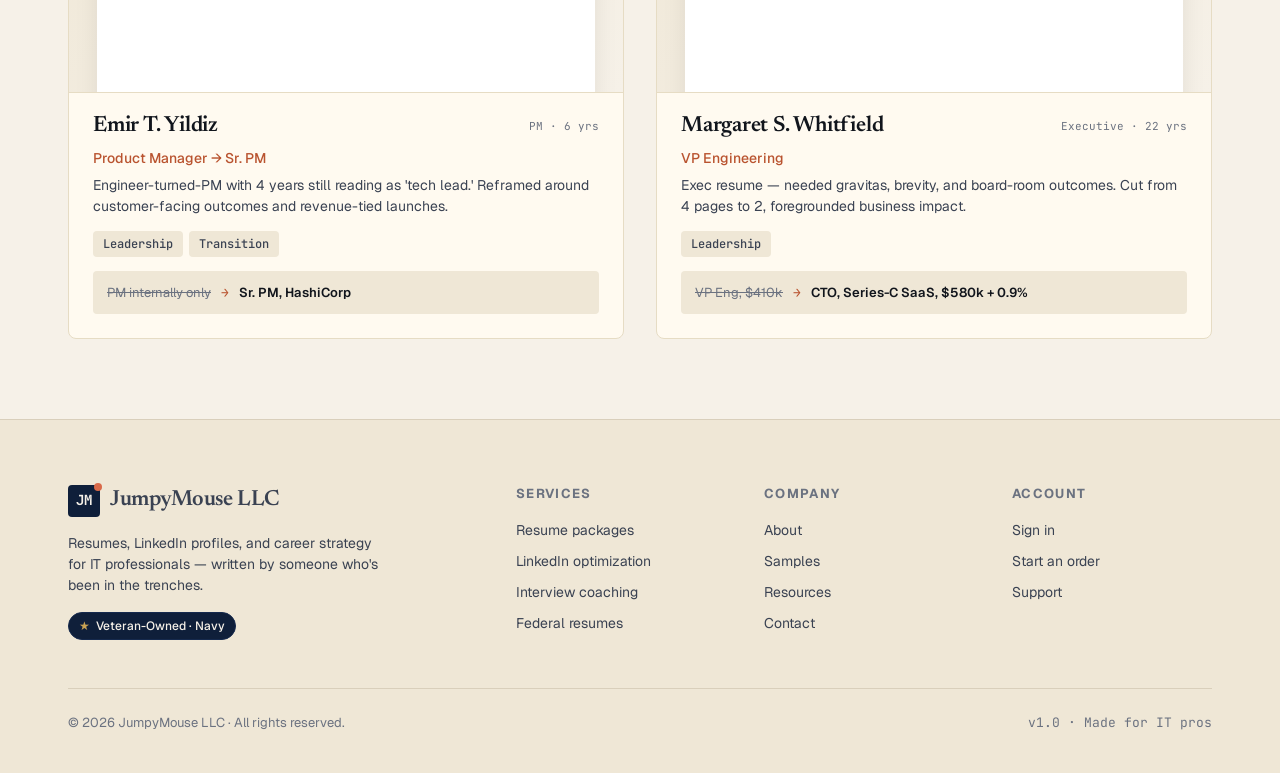
<file: samples.html>
<!DOCTYPE html>
<html lang="en" data-theme="light">
<head>
<meta charset="UTF-8">
<meta name="viewport" content="width=device-width,initial-scale=1">
<title>Samples — JumpyMouse LLC</title>
<link rel="preconnect" href="https://fonts.googleapis.com">
<link rel="preconnect" href="https://fonts.gstatic.com" crossorigin>
<link href="https://fonts.googleapis.com/css2?family=Newsreader:ital,opsz,wght@0,6..72,400;0,6..72,500;0,6..72,600;0,6..72,700;1,6..72,500&family=Geist:wght@300;400;500;600;700&family=JetBrains+Mono:wght@400;500;600&display=swap" rel="stylesheet">
<link rel="stylesheet" href="styles.css">
<style>
.page-head { padding: 64px 0 40px; }
.page-head h1 { font-family: "Newsreader", serif; font-size: clamp(40px, 5vw, 64px); margin: 12px 0 16px; line-height: 1.05; letter-spacing: -.02em; font-weight: 500; }
.page-head h1 em { font-style: italic; color: var(--coral-2); }
[data-theme="dark"] .page-head h1 em { color: var(--coral); }
.page-head p { font-size: 18px; color: var(--ink-2); max-width: 60ch; margin: 0; }

.filters { display: flex; gap: 8px; flex-wrap: wrap; margin: 32px 0 0; padding-bottom: 32px; border-bottom: 1px solid var(--line); }
.filter {
  padding: 8px 14px; font-size: 13px; font-weight: 500;
  background: var(--card); border: 1px solid var(--card-line);
  border-radius: 100px; color: var(--ink-2); cursor: pointer;
  font-family: inherit; transition: all .15s;
}
.filter:hover { border-color: var(--fg); color: var(--fg); }
.filter.active { background: var(--navy-900); border-color: var(--navy-900); color: var(--paper); }

.sample-grid { display: grid; grid-template-columns: repeat(2, 1fr); gap: 32px; margin: 48px 0 80px; }
@media (max-width: 900px) { .sample-grid { grid-template-columns: 1fr; } }

.sample {
  background: var(--card); border: 1px solid var(--card-line);
  border-radius: 8px; overflow: hidden;
  transition: all .2s;
}
.sample:hover { transform: translateY(-2px); box-shadow: var(--shadow); }
.sample-thumb {
  background: linear-gradient(140deg, var(--paper-2), var(--paper));
  padding: 28px 28px 0;
  height: 320px; overflow: hidden;
  position: relative;
  border-bottom: 1px solid var(--card-line);
}
[data-theme="dark"] .sample-thumb { background: linear-gradient(140deg, var(--navy-100), var(--paper-2)); }
.mini-doc {
  background: white; color: #1a1a1a;
  border-radius: 3px; padding: 18px 20px;
  font-family: "Geist", sans-serif; font-size: 7px; line-height: 1.4;
  box-shadow: 0 8px 24px rgba(0,0,0,.08);
  height: 320px;
  transform-origin: top center;
}
.mini-doc h3 { font-size: 14px; margin: 0 0 1px; font-family: "Newsreader", serif; font-weight: 600; color: #0f1f3a; letter-spacing: -.01em; }
.mini-doc .role { color: #555; font-size: 8px; margin-bottom: 4px; }
.mini-doc .meta { color: #999; font-size: 6px; letter-spacing: .04em; padding-bottom: 8px; margin-bottom: 8px; border-bottom: 1px solid #eee; }
.mini-doc .sec { font-size: 7px; text-transform: uppercase; letter-spacing: .12em; color: #d96a4a; font-weight: 700; margin: 8px 0 4px; }
.mini-doc .jt { font-weight: 600; color: #0f1f3a; font-size: 8px; }
.mini-doc .jm { color: #888; font-size: 6px; margin-bottom: 2px; }
.mini-doc ul { list-style: none; padding: 0; margin: 2px 0 6px; }
.mini-doc ul li { padding-left: 6px; position: relative; margin-bottom: 1px; color: #2a2a2a; }
.mini-doc ul li::before { content: "▸"; position: absolute; left: 0; color: #d96a4a; }
.mini-doc .skills { display: flex; flex-wrap: wrap; gap: 2px; }
.mini-doc .skills span { background: #f5efe0; color: #4a3f25; padding: 1px 4px; border-radius: 1px; font-family: "JetBrains Mono", monospace; font-size: 5.5px; }
/* mini-doc variants */
.mini-doc.style-mono { font-family: "JetBrains Mono", monospace; font-size: 6.5px; }
.mini-doc.style-mono h3 { font-family: "JetBrains Mono", monospace; font-weight: 700; }
.mini-doc.style-mono .sec { color: #1e3a6f; }
.mini-doc.style-mono ul li::before { content: "$"; color: #1e3a6f; }
.mini-doc.style-fed { font-family: "Times New Roman", serif; font-size: 7px; }
.mini-doc.style-fed h3 { font-family: "Times New Roman", serif; text-transform: uppercase; letter-spacing: .02em; font-size: 12px; text-align: center; color: #000; }
.mini-doc.style-fed .role { text-align: center; }
.mini-doc.style-fed .meta { text-align: center; }
.mini-doc.style-fed .sec { color: #000; border-bottom: 1px solid #000; padding-bottom: 1px; }
.mini-doc.style-fed ul li::before { content: "•"; color: #000; }
.mini-doc.style-exec { padding: 14px 18px; }
.mini-doc.style-exec h3 { font-size: 16px; color: #15294d; }
.mini-doc.style-exec .sec { color: #c8a253; letter-spacing: .2em; font-weight: 800; }
.mini-doc.style-exec ul li::before { content: "—"; color: #c8a253; }

.sample-meta { padding: 20px 24px 24px; }
.sample-meta .top { display: flex; justify-content: space-between; align-items: flex-start; gap: 12px; margin-bottom: 8px; }
.sample-meta h3 { font-family: "Newsreader", serif; font-size: 22px; margin: 0; font-weight: 600; line-height: 1.2; letter-spacing: -.01em; }
.sample-meta .lvl { font-family: "JetBrains Mono", monospace; font-size: 11px; color: var(--muted); white-space: nowrap; padding-top: 5px; }
.sample-meta .desc { font-size: 14px; color: var(--ink-2); margin: 4px 0 14px; line-height: 1.5; }
.sample-meta .tags { display: flex; gap: 6px; flex-wrap: wrap; }

.outcome {
  margin-top: 14px; padding: 12px 14px; background: var(--paper-2);
  border-radius: 4px; font-size: 13px;
  display: flex; align-items: center; gap: 10px;
}
[data-theme="dark"] .outcome { background: var(--navy-100); }
.outcome .arrow { color: var(--coral-2); font-weight: 700; font-family: "JetBrains Mono", monospace; }
[data-theme="dark"] .outcome .arrow { color: var(--coral); }
.outcome .from { color: var(--muted); text-decoration: line-through; }
.outcome .to { font-weight: 600; }

.empty { text-align: center; padding: 80px 0; color: var(--muted); }
.empty p { font-size: 16px; }
</style>
</head>
<body>
<div id="nav-mount"></div>

<main>
  <section class="page-head">
    <div class="wrap">
      <div class="eyebrow">Samples</div>
      <h1>Ten resumes. Ten very different <em>career stories.</em></h1>
      <p>All anonymized with permission. Each one was written from the ground up — these aren't templates I dropped names into. Click any resume to see the full version, the brief, and what changed.</p>

      <div class="filters" id="filters">
        <button class="filter active" data-tag="all">All</button>
        <button class="filter" data-tag="ic">Individual contributor</button>
        <button class="filter" data-tag="leader">Leadership</button>
        <button class="filter" data-tag="security">Security</button>
        <button class="filter" data-tag="cloud">Cloud / SRE</button>
        <button class="filter" data-tag="federal">Federal</button>
        <button class="filter" data-tag="transition">Career transition</button>
      </div>
    </div>
  </section>

  <div class="wrap">
    <div class="sample-grid" id="grid"></div>
  </div>
</main>

<div id="footer-mount"></div>

<script src="partials.js"></script>
<script>
  renderShell('samples.html');

  const SAMPLES = [
    {
      name: "Marcus T. Holloway",
      role: "Senior Site Reliability Engineer",
      level: "Staff · 11 yrs",
      tags: ["ic", "cloud"],
      tagLabels: ["IC", "Cloud / SRE"],
      desc: "Came to me after 6 months of zero callbacks despite running prod for a Fortune-500. We rebuilt around quantified reliability outcomes.",
      outcome: { from: "0 callbacks / 90 apps", to: "5 onsites in 4 weeks → Cloudflare" },
      style: "default",
      doc: `
        <h3>Marcus T. Holloway</h3>
        <div class="role">Senior Site Reliability Engineer</div>
        <div class="meta">Austin, TX · marcus.h@mail.com · linkedin.com/in/mholloway</div>
        <div class="sec">Summary</div>
        <p style="margin:0 0 6px;color:#2a2a2a;">SRE with 11 years scaling Kubernetes platforms across hybrid cloud — reduced MTTR by 62% across two F500 deployments.</p>
        <div class="sec">Experience</div>
        <div class="jt">Staff SRE · Cloudbase Inc.</div>
        <div class="jm">Mar 2021 – Present</div>
        <ul><li>Led migration of 240 microservices to GKE</li><li>Cut on-call paging volume 47% via SLO redesign</li><li>Owns capacity-planning forecast model used by 14 teams</li></ul>
        <div class="jt">Senior SRE · Northgate Health</div>
        <div class="jm">Jun 2018 – Feb 2021</div>
        <ul><li>Built incident-response runbook adopted org-wide</li></ul>`
    },
    {
      name: "Priya N. Ramaswamy",
      role: "Cloud Security Architect",
      level: "Principal · 14 yrs",
      tags: ["ic", "security", "cloud"],
      tagLabels: ["IC", "Security"],
      desc: "Pivoting from compliance-heavy regulated work into pure-play SaaS security. Needed to make audit experience read as architecture experience.",
      outcome: { from: "$165k FedRAMP role", to: "$248k Principal at Vector Health" },
      style: "default",
      doc: `
        <h3>Priya N. Ramaswamy</h3>
        <div class="role">Cloud Security Architect</div>
        <div class="meta">Remote · priya.r@mail.com · linkedin.com/in/priya-ram</div>
        <div class="sec">Core Skills</div>
        <div class="skills"><span>AWS</span><span>Zero-Trust</span><span>SOC2</span><span>Terraform</span><span>IAM</span><span>K8s</span></div>
        <div class="sec">Experience</div>
        <div class="jt">Principal Security Engineer · Vector Health</div>
        <div class="jm">Sep 2022 – Present</div>
        <ul><li>Designed zero-trust mesh covering 4,200 endpoints</li><li>Closed FedRAMP-Moderate audit with zero findings</li><li>Reduced IAM-related P1s by 81% in 18 months</li></ul>
        <div class="jt">Senior Security Engineer · Govalt Systems</div>
        <div class="jm">Aug 2018 – Sep 2022</div>`
    },
    {
      name: "Lt. Cmdr. James K. Whitford (Ret.)",
      role: "IT Operations Director",
      level: "Director · 24 yrs (Navy)",
      tags: ["leader", "transition"],
      tagLabels: ["Leadership", "Transition"],
      desc: "Retiring O-5 with 24 years running shipboard IT and shore-based comms. Brutal civilian translation problem — every line was acronym soup.",
      outcome: { from: "Ranks → Roles", to: "Director of IT Ops at Lockheed" },
      style: "default",
      doc: `
        <h3>James K. Whitford</h3>
        <div class="role">IT Operations Director · Veteran</div>
        <div class="meta">Norfolk, VA · jkw@mail.com · TS/SCI cleared</div>
        <div class="sec">Profile</div>
        <p style="margin:0 0 6px;color:#2a2a2a;">24-year Naval IT leader transitioning to civilian operations. Ran 84-person teams across 3 ship classes. Budget authority to $14M/yr.</p>
        <div class="sec">Leadership Experience</div>
        <div class="jt">IT Department Head · USS Constellation</div>
        <div class="jm">2021 – 2025</div>
        <ul><li>Led 84-person org spanning networks, comms, cybersecurity</li><li>Authority over $14M annual operating budget</li><li>Restored mission-critical systems during 2023 deployment</li></ul>`
    },
    {
      name: "Sara H. Lindqvist",
      role: "Engineering Manager → Director",
      level: "EM · 9 yrs IC + 4 mgmt",
      tags: ["leader"],
      tagLabels: ["Leadership"],
      desc: "Strong EM trying to make the leap to Director. Resume read like an IC's. We rebuilt around team outcomes, scope, and money.",
      outcome: { from: "EM at $215k", to: "Director Eng, Snowflake — $312k" },
      style: "default",
      doc: `
        <h3>Sara H. Lindqvist</h3>
        <div class="role">Engineering Manager · Data Platform</div>
        <div class="meta">Seattle, WA · sara.l@mail.com</div>
        <div class="sec">Leadership Profile</div>
        <p style="margin:0 0 6px;color:#2a2a2a;">EM growing a 22-person platform org through hypergrowth. Hired 14, performance-managed 3 out, kept regretted attrition at 4%.</p>
        <div class="sec">Experience</div>
        <div class="jt">Engineering Manager II · Atlasreach</div>
        <div class="jm">Jul 2022 – Present</div>
        <ul><li>Grew Data Platform team from 8 to 22 engineers</li><li>Owned $4.1M annual platform budget</li><li>Shipped data-governance product gen'ing $11M ARR</li></ul>`
    },
    {
      name: "Devontae Carter",
      role: "Senior DevOps Engineer",
      level: "Senior · 7 yrs",
      tags: ["ic", "cloud"],
      tagLabels: ["IC", "Cloud / SRE"],
      desc: "Self-taught engineer with bootcamp background. Worried his lack of CS degree was getting him filtered. We led with credentials and outcomes.",
      outcome: { from: "Filtered by 73% ATS", to: "Senior DevOps at GitLab" },
      style: "mono",
      doc: `
        <h3>devontae_carter</h3>
        <div class="role">~/senior-devops-engineer</div>
        <div class="meta">$ remote · dev@carter.dev · github.com/dvcarter</div>
        <div class="sec">// stack</div>
        <div class="skills"><span>terraform</span><span>aws</span><span>argocd</span><span>kubernetes</span><span>go</span><span>github-actions</span></div>
        <div class="sec">// experience</div>
        <div class="jt">[devops/senior] @ Riverline</div>
        <div class="jm">2023.04 → present</div>
        <ul><li>Migrated CI from Jenkins → GH Actions, -68% build time</li><li>Authored Terraform modules used across 12 services</li><li>On-call rotation lead, MTTR cut from 47min → 12min</li></ul>`
    },
    {
      name: "Dr. Chen-Wei Liu",
      role: "ML Platform Engineer",
      level: "Staff · PhD + 8 yrs",
      tags: ["ic", "cloud"],
      tagLabels: ["IC", "Cloud / SRE"],
      desc: "Brilliant academic background, but the resume read like a CV. We cut publications, foregrounded production systems work.",
      outcome: { from: "8 phone screens, 0 onsites", to: "Staff ML Infra at Stripe" },
      style: "default",
      doc: `
        <h3>Chen-Wei Liu</h3>
        <div class="role">Staff ML Platform Engineer</div>
        <div class="meta">SF, CA · cwl@mail.com</div>
        <div class="sec">Summary</div>
        <p style="margin:0 0 6px;color:#2a2a2a;">ML infra engineer building feature stores and training platforms — 8 yrs production, prior PhD in distributed systems.</p>
        <div class="sec">Experience</div>
        <div class="jt">Staff Engineer, ML Platform · Lattice AI</div>
        <div class="jm">May 2021 – Present</div>
        <ul><li>Built feature store serving 940M rows/day at p99 < 8ms</li><li>Led training-orchestration rebuild on Ray, 4× throughput</li><li>Mentor for 3 senior engineers, IC growth track</li></ul>`
    },
    {
      name: "GS-13 Federal Resume — Anonymous",
      role: "Cybersecurity Specialist · GS-13",
      level: "Federal · 11 yrs",
      tags: ["federal", "security"],
      tagLabels: ["Federal", "Security"],
      desc: "Moving from a contractor role into permanent GS-13 — required reformatting to USAJobs spec, plus assessment-questionnaire prep.",
      outcome: { from: "Best Qualified, no refs", to: "Selected — DoD CIO office" },
      style: "fed",
      doc: `
        <h3>Anonymous Applicant</h3>
        <div class="role">Cybersecurity Specialist (INFOSEC) · GS-2210-13</div>
        <div class="meta">Citizenship: U.S. · Clearance: TS/SCI · Veterans' Pref: 5pt</div>
        <div class="sec">Work Experience</div>
        <div class="jt">Sr. Cybersecurity Analyst · Govalt Federal</div>
        <div class="jm">06/2021 – Present · 40 hrs/wk · Salary: $134,400</div>
        <p style="margin:0 0 4px;color:#000;">Supervisor: J. Thompson (may contact)</p>
        <ul><li>Led ATO process for FISMA-High system serving 18,000 users</li><li>Authored 14 SSPs, 9 POA&Ms; closed 31 of 33 audit findings</li><li>Developed RMF training adopted by 3 partner agencies</li></ul>`
    },
    {
      name: "Olivia M. Brennan",
      role: "Solutions Architect",
      level: "Senior · 12 yrs",
      tags: ["ic", "cloud"],
      tagLabels: ["IC", "Cloud / SRE"],
      desc: "Pre-sales SA at a vendor wanting to move customer-side. Resume was all 'closed deals' — needed to read as an architect, not a seller.",
      outcome: { from: "Vendor SA · $178k", to: "Sr. Architect, Cloudflare · $245k" },
      style: "default",
      doc: `
        <h3>Olivia M. Brennan</h3>
        <div class="role">Senior Solutions Architect · Hybrid Cloud</div>
        <div class="meta">Denver, CO · obrennan@mail.com</div>
        <div class="sec">Profile</div>
        <p style="margin:0 0 6px;color:#2a2a2a;">Architect translating large-enterprise infra problems into actionable migration plans. 12 yrs designing for healthcare, fintech, gov clients.</p>
        <div class="sec">Selected Engagements</div>
        <div class="jt">Lead Architect · United Hospitals migration</div>
        <div class="jm">2023 – 2024 · $42M program</div>
        <ul><li>Designed AWS landing zone for 312 clinical apps</li><li>Authored DR runbook honored during real outage event</li></ul>`
    },
    {
      name: "Emir T. Yildiz",
      role: "Product Manager → Sr. PM",
      level: "PM · 6 yrs",
      tags: ["leader", "transition"],
      tagLabels: ["Leadership", "Transition"],
      desc: "Engineer-turned-PM with 4 years still reading as 'tech lead.' Reframed around customer-facing outcomes and revenue-tied launches.",
      outcome: { from: "PM internally only", to: "Sr. PM, HashiCorp" },
      style: "default",
      doc: `
        <h3>Emir T. Yildiz</h3>
        <div class="role">Senior Product Manager · Developer Tools</div>
        <div class="meta">NYC · emir.y@mail.com</div>
        <div class="sec">Recent Outcomes</div>
        <ul><li>Owned API platform billing $7.2M ARR — +38% YoY</li><li>Shipped governance feature unblocking 4 enterprise renewals</li><li>Built product-strategy doc adopted as Q4 OKR target</li></ul>
        <div class="sec">Experience</div>
        <div class="jt">Product Manager II · Devbox</div>
        <div class="jm">Apr 2022 – Present</div>`
    },
    {
      name: "Margaret S. Whitfield",
      role: "VP Engineering",
      level: "Executive · 22 yrs",
      tags: ["leader"],
      tagLabels: ["Leadership"],
      desc: "Exec resume — needed gravitas, brevity, and board-room outcomes. Cut from 4 pages to 2, foregrounded business impact.",
      outcome: { from: "VP Eng, $410k", to: "CTO, Series-C SaaS, $580k + 0.9%" },
      style: "exec",
      doc: `
        <h3>Margaret S. Whitfield</h3>
        <div class="role">Chief Technology Officer Candidate</div>
        <div class="meta">San Francisco · mwhitfield@mail.com</div>
        <div class="sec">Executive Profile</div>
        <p style="margin:0 0 6px;color:#2a2a2a;">22-year engineering leader. Scaled three orgs through Series B → IPO. Last role: VP Eng, 340 engineers, $94M opex.</p>
        <div class="sec">Outcomes</div>
        <ul><li>Architected platform that supported 11× revenue growth ('19–'24)</li><li>Led acquisition diligence for $260M acqui-hire</li><li>Hired 4 directs now sitting in VP / CTO seats</li></ul>`
    }
  ];

  function render(filter = 'all') {
    const grid = document.getElementById('grid');
    const filtered = filter === 'all' ? SAMPLES : SAMPLES.filter(s => s.tags.includes(filter));
    if (!filtered.length) {
      grid.innerHTML = '<div class="empty" style="grid-column:1/-1"><p>No samples in that category yet — check back soon.</p></div>';
      return;
    }
    grid.innerHTML = filtered.map(s => `
      <article class="sample">
        <div class="sample-thumb">
          <div class="mini-doc style-${s.style}">${s.doc}</div>
        </div>
        <div class="sample-meta">
          <div class="top">
            <h3>${s.name}</h3>
            <span class="lvl">${s.level}</span>
          </div>
          <div class="role" style="font-size:14px;color:var(--coral-2);font-weight:500;margin-bottom:6px;">${s.role}</div>
          <p class="desc">${s.desc}</p>
          <div class="tags">${s.tagLabels.map(t => `<span class="chip">${t}</span>`).join('')}</div>
          <div class="outcome">
            <span class="from">${s.outcome.from}</span>
            <span class="arrow">→</span>
            <span class="to">${s.outcome.to}</span>
          </div>
        </div>
      </article>
    `).join('');
  }

  render('all');
  document.querySelectorAll('.filter').forEach(b => b.addEventListener('click', () => {
    document.querySelectorAll('.filter').forEach(x => x.classList.toggle('active', x === b));
    render(b.dataset.tag);
  }));
</script>
</body>
</html>
</file>
<file: styles.css>
/* JumpyMouse LLC — shared styles */
:root {
  --navy-950: #0a1628;
  --navy-900: #0f1f3a;
  --navy-800: #15294d;
  --navy-700: #1e3a6f;
  --navy-100: #dde5f2;
  --paper: #f6f1e8;
  --paper-2: #efe7d6;
  --ink: #11151c;
  --ink-2: #3a4252;
  --muted: #6b7280;
  --line: #d9cfbb;
  --coral: #d96a4a;
  --coral-2: #b9532f;
  --gold: #c8a253;
  --olive: #4a5530;
  --green: #2f7a4f;
  --bg: var(--paper);
  --fg: var(--ink);
  --card: #fffaf0;
  --card-line: #e6dcc4;
  --shadow: 0 1px 0 rgba(17,21,28,.04), 0 12px 40px -16px rgba(17,21,28,.18);
  --radius: 6px;
  --maxw: 1200px;
}
[data-theme="dark"] {
  --bg: #0b1322;
  --fg: #e8ecf3;
  --paper: #0b1322;
  --paper-2: #111a2e;
  --ink: #e8ecf3;
  --ink-2: #aab3c4;
  --muted: #8893a8;
  --line: #1f2c47;
  --card: #111a2e;
  --card-line: #1f2c47;
  --navy-100: #1a2742;
  --shadow: 0 1px 0 rgba(0,0,0,.3), 0 12px 40px -16px rgba(0,0,0,.5);
}

* { box-sizing: border-box; }
html, body { margin: 0; padding: 0; }
body {
  font-family: "Geist", "Inter", -apple-system, BlinkMacSystemFont, sans-serif;
  font-size: 16px;
  line-height: 1.5;
  color: var(--fg);
  background: var(--bg);
  -webkit-font-smoothing: antialiased;
  font-feature-settings: "ss01", "cv11";
}
.serif { font-family: "Newsreader", "Source Serif Pro", Georgia, serif; font-weight: 500; letter-spacing: -0.01em; }
.mono { font-family: "JetBrains Mono", ui-monospace, Menlo, monospace; }

a { color: inherit; text-decoration: none; }
img { max-width: 100%; display: block; }
button { font-family: inherit; cursor: pointer; }

/* Layout */
.wrap { max-width: var(--maxw); margin: 0 auto; padding: 0 28px; }
.row { display: flex; gap: 16px; align-items: center; }
.between { justify-content: space-between; }
.col { display: flex; flex-direction: column; }

/* Top nav */
.nav {
  position: sticky; top: 0; z-index: 50;
  background: color-mix(in oklab, var(--bg) 85%, transparent);
  backdrop-filter: blur(12px);
  border-bottom: 1px solid var(--line);
}
.nav-inner { display: flex; align-items: center; justify-content: space-between; padding: 14px 28px; max-width: var(--maxw); margin: 0 auto; }
.brand { display: flex; align-items: center; gap: 10px; font-family: "Newsreader", serif; font-size: 22px; font-weight: 600; letter-spacing: -0.02em; }
.brand-mark {
  width: 32px; height: 32px;
  background: var(--navy-900);
  color: var(--paper);
  display: grid; place-items: center;
  border-radius: 4px;
  font-family: "JetBrains Mono", monospace;
  font-size: 14px; font-weight: 700;
  position: relative;
}
.brand-mark::after {
  content: ""; position: absolute; right: -2px; top: -2px;
  width: 8px; height: 8px; background: var(--coral); border-radius: 50%;
}
.nav-links { display: flex; gap: 28px; align-items: center; font-size: 14px; }
.nav-links a { color: var(--ink-2); transition: color .15s; }
.nav-links a:hover, .nav-links a.active { color: var(--fg); }
.nav-cta { display: flex; gap: 8px; align-items: center; }

/* Buttons */
.btn {
  display: inline-flex; align-items: center; gap: 8px;
  padding: 11px 18px; font-size: 14px; font-weight: 500;
  border-radius: var(--radius); border: 1px solid transparent;
  transition: all .15s; white-space: nowrap;
}
.btn-primary { background: var(--navy-900); color: var(--paper); }
.btn-primary:hover { background: var(--navy-800); transform: translateY(-1px); }
.btn-coral { background: var(--coral); color: white; }
.btn-coral:hover { background: var(--coral-2); }
.btn-ghost { background: transparent; color: var(--fg); border-color: var(--line); }
.btn-ghost:hover { border-color: var(--fg); }
.btn-lg { padding: 14px 24px; font-size: 15px; }
.btn-sm { padding: 7px 12px; font-size: 13px; }

/* Badges */
.badge {
  display: inline-flex; align-items: center; gap: 6px;
  padding: 4px 10px; border-radius: 100px;
  font-size: 12px; font-weight: 500;
  background: var(--paper-2); color: var(--ink-2);
  border: 1px solid var(--line);
}
.badge-vet {
  background: var(--navy-900); color: var(--paper);
  border-color: var(--navy-800);
}
.badge-vet .star { color: var(--gold); }
.badge-coral { background: color-mix(in oklab, var(--coral) 15%, var(--bg)); color: var(--coral-2); border-color: color-mix(in oklab, var(--coral) 30%, transparent); }
[data-theme="dark"] .badge-coral { color: var(--coral); }

/* Eyebrow */
.eyebrow {
  text-transform: uppercase;
  font-size: 11px; letter-spacing: 0.18em;
  color: var(--muted); font-weight: 600;
  font-family: "JetBrains Mono", monospace;
}

/* Card */
.card {
  background: var(--card);
  border: 1px solid var(--card-line);
  border-radius: var(--radius);
  padding: 24px;
}

/* Section */
section { padding: 80px 0; }
section.tight { padding: 48px 0; }
.section-head { margin-bottom: 48px; }
.section-head h2 { font-size: clamp(32px, 4vw, 48px); margin: 8px 0 12px; line-height: 1.1; }
.section-head p { font-size: 18px; color: var(--ink-2); max-width: 60ch; margin: 0; }

/* Footer */
footer {
  border-top: 1px solid var(--line);
  padding: 64px 0 40px;
  background: var(--paper-2);
  margin-top: 80px;
}
.footer-grid { display: grid; grid-template-columns: 2fr 1fr 1fr 1fr; gap: 48px; }
.footer-grid h4 { font-size: 13px; text-transform: uppercase; letter-spacing: .1em; color: var(--muted); margin: 0 0 16px; }
.footer-grid ul { list-style: none; padding: 0; margin: 0; display: flex; flex-direction: column; gap: 10px; font-size: 14px; }
.footer-grid a { color: var(--ink-2); }
.footer-grid a:hover { color: var(--fg); }
.footer-bottom { display: flex; justify-content: space-between; align-items: center; margin-top: 48px; padding-top: 24px; border-top: 1px solid var(--line); font-size: 13px; color: var(--muted); }

/* Theme toggle */
.theme-toggle {
  width: 36px; height: 36px; display: grid; place-items: center;
  border-radius: var(--radius); border: 1px solid var(--line);
  background: transparent; color: var(--fg);
}
.theme-toggle:hover { background: var(--paper-2); }

/* Utility */
.grid { display: grid; gap: 24px; }
.grid-2 { grid-template-columns: repeat(2, 1fr); }
.grid-3 { grid-template-columns: repeat(3, 1fr); }
.grid-4 { grid-template-columns: repeat(4, 1fr); }
@media (max-width: 900px) {
  .grid-2, .grid-3, .grid-4 { grid-template-columns: 1fr; }
  .footer-grid { grid-template-columns: 1fr 1fr; }
  .nav-links { display: none; }
}

.divider { height: 1px; background: var(--line); margin: 0; border: 0; }

/* Tag chip */
.chip {
  display: inline-flex; align-items: center; gap: 6px;
  padding: 4px 10px; border-radius: 4px;
  font-size: 12px; font-weight: 500;
  background: var(--paper-2); color: var(--ink-2);
  font-family: "JetBrains Mono", monospace;
}
</file>
